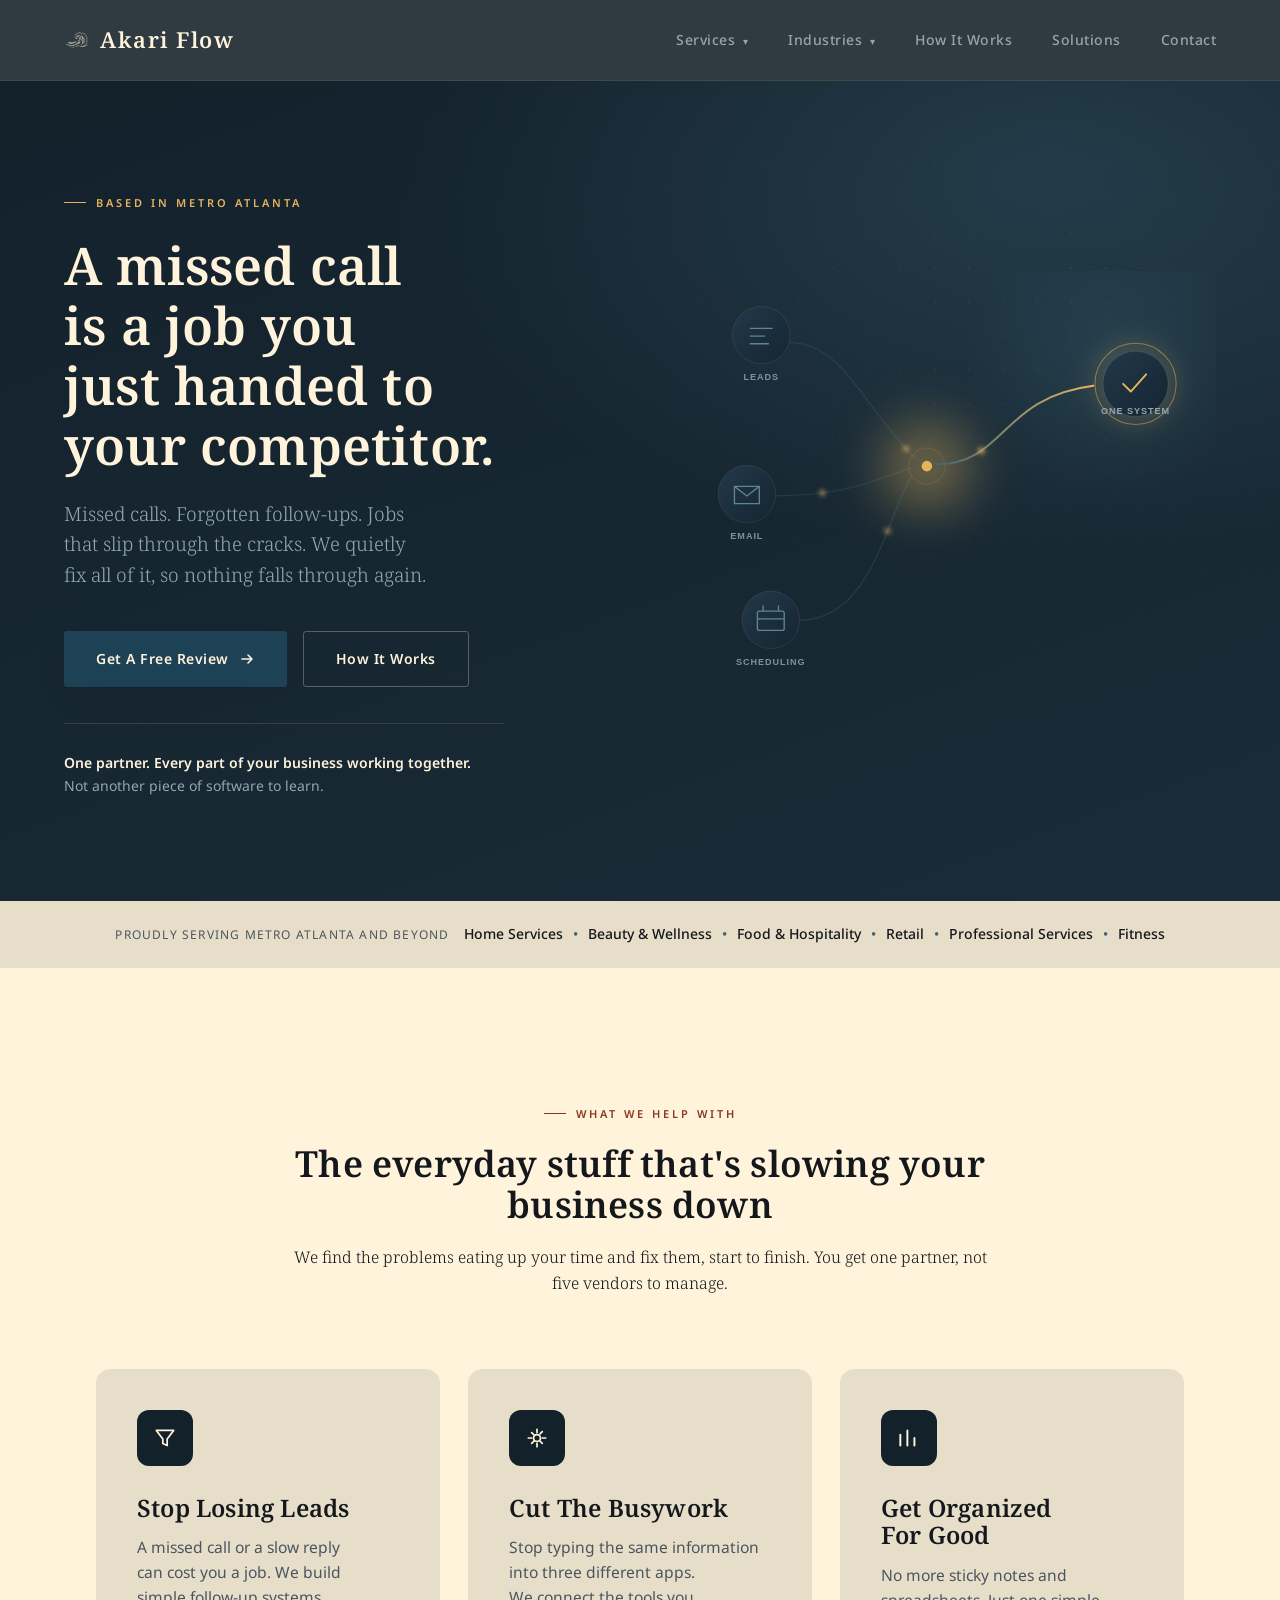
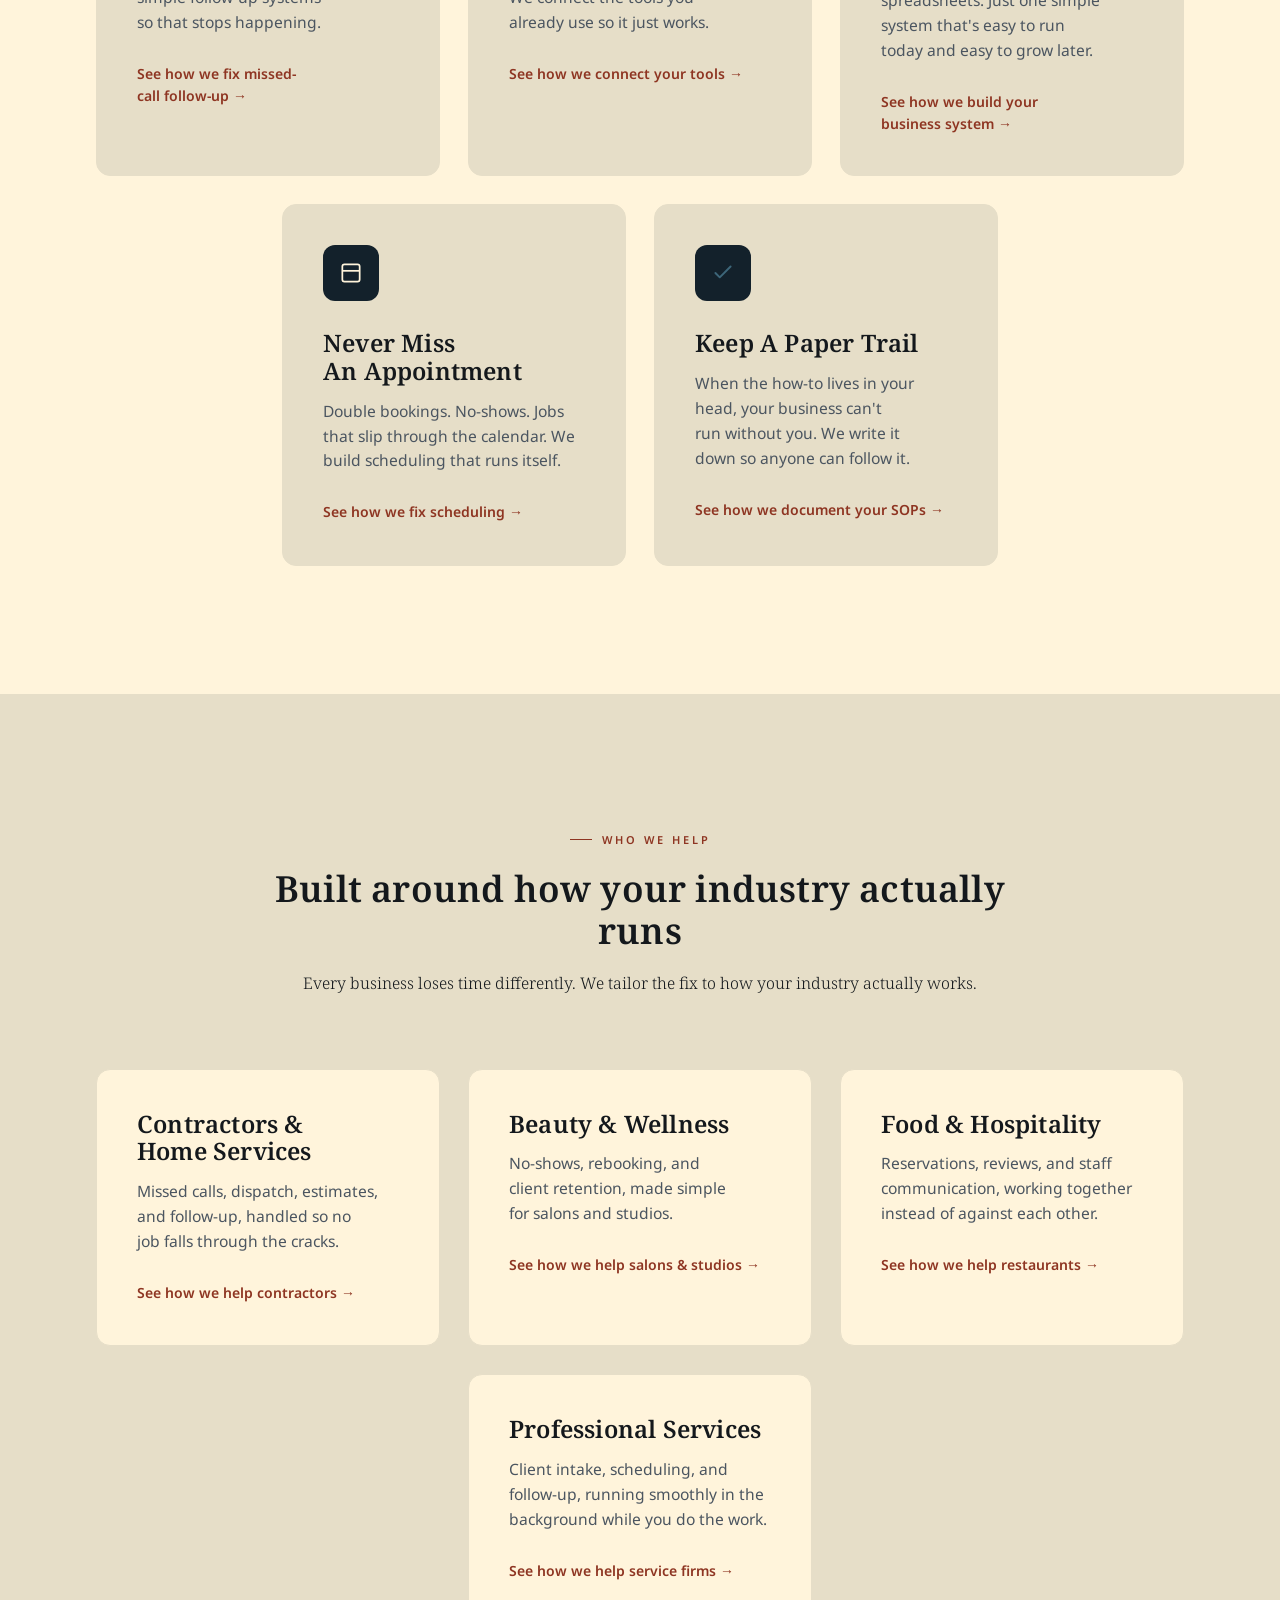
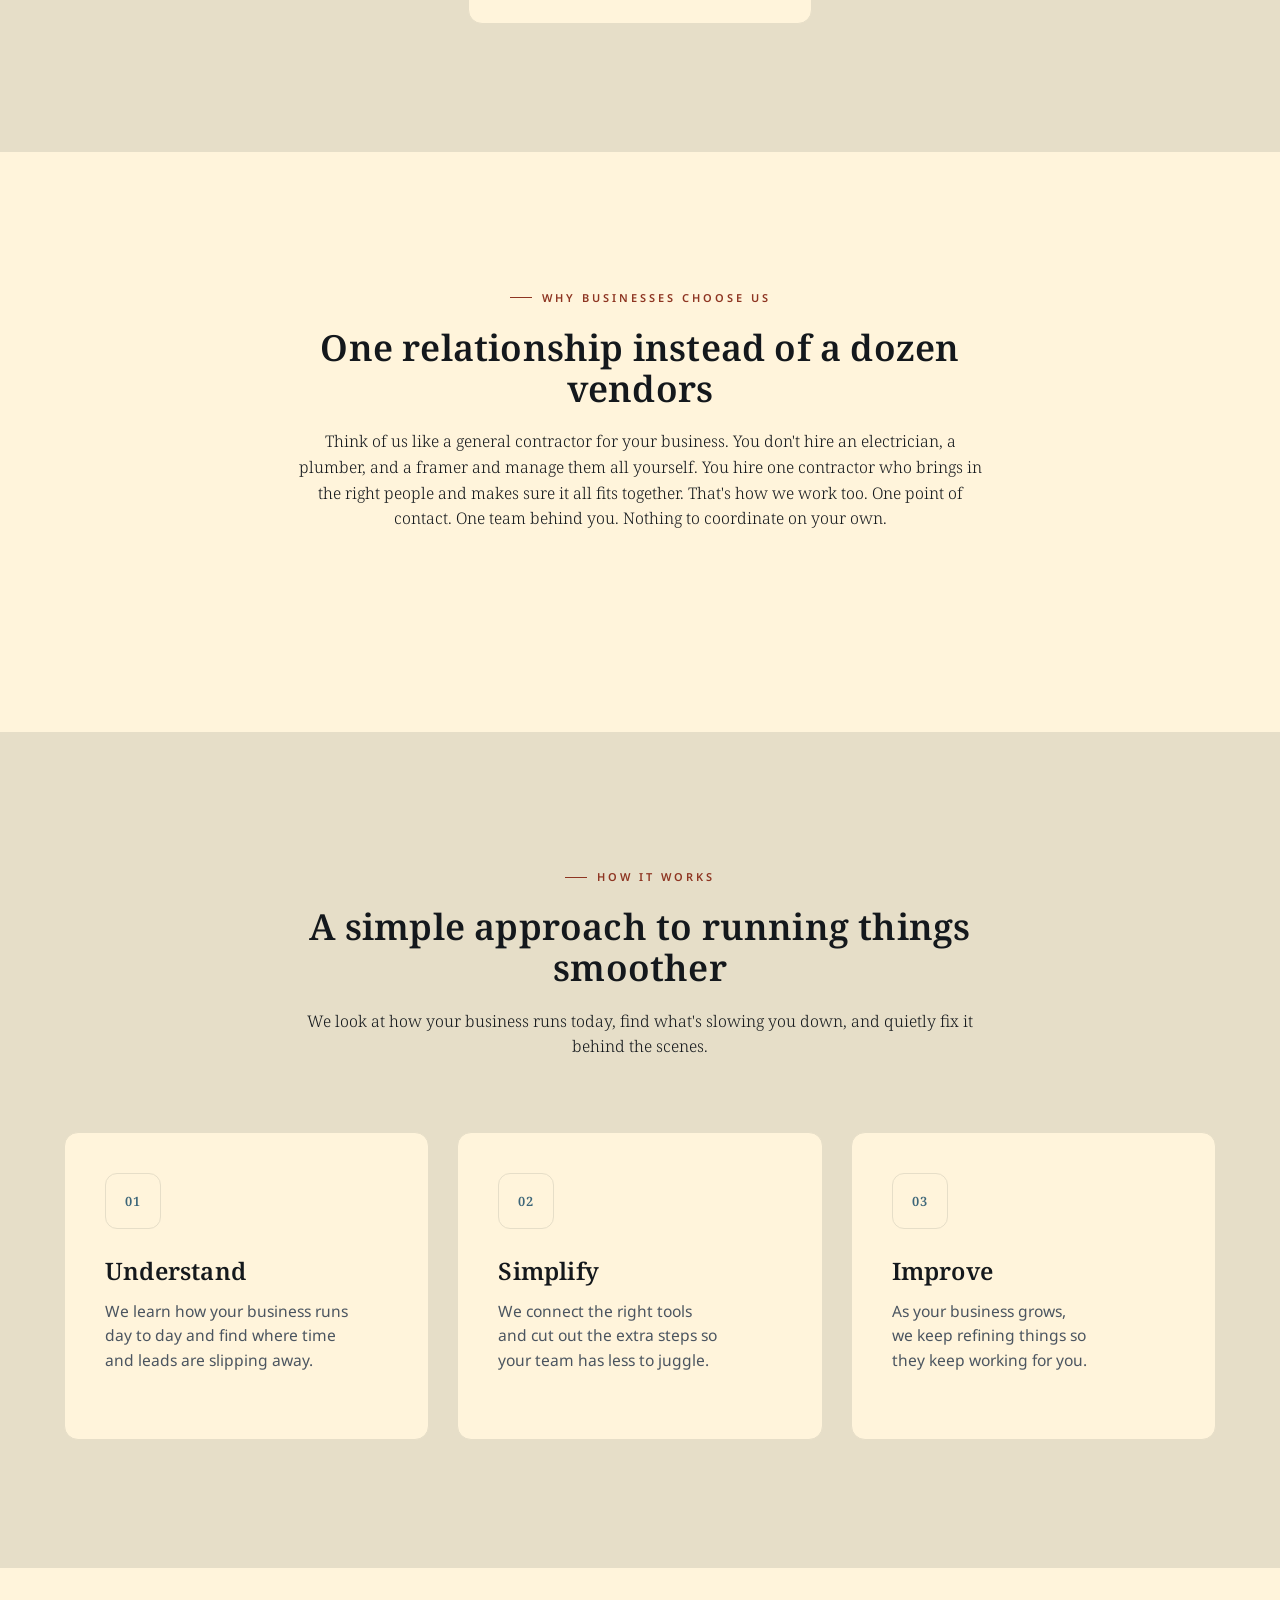
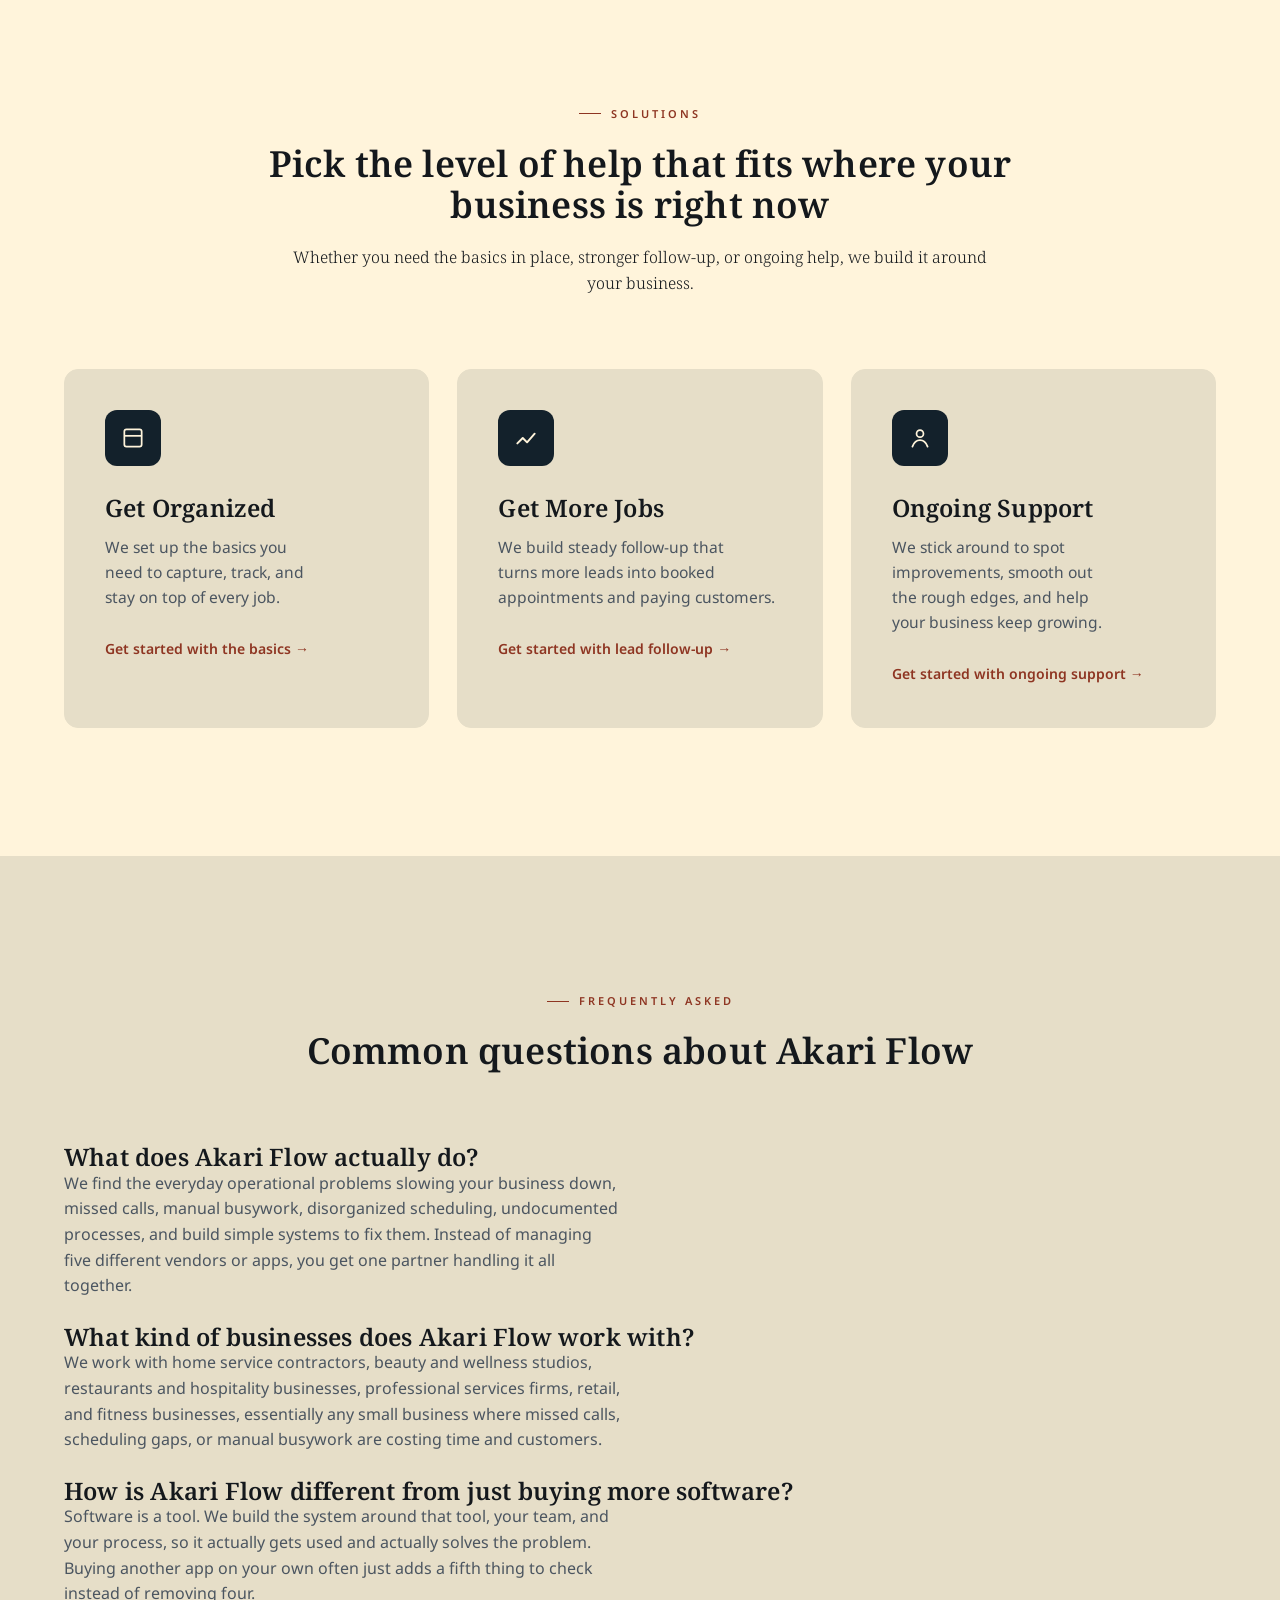
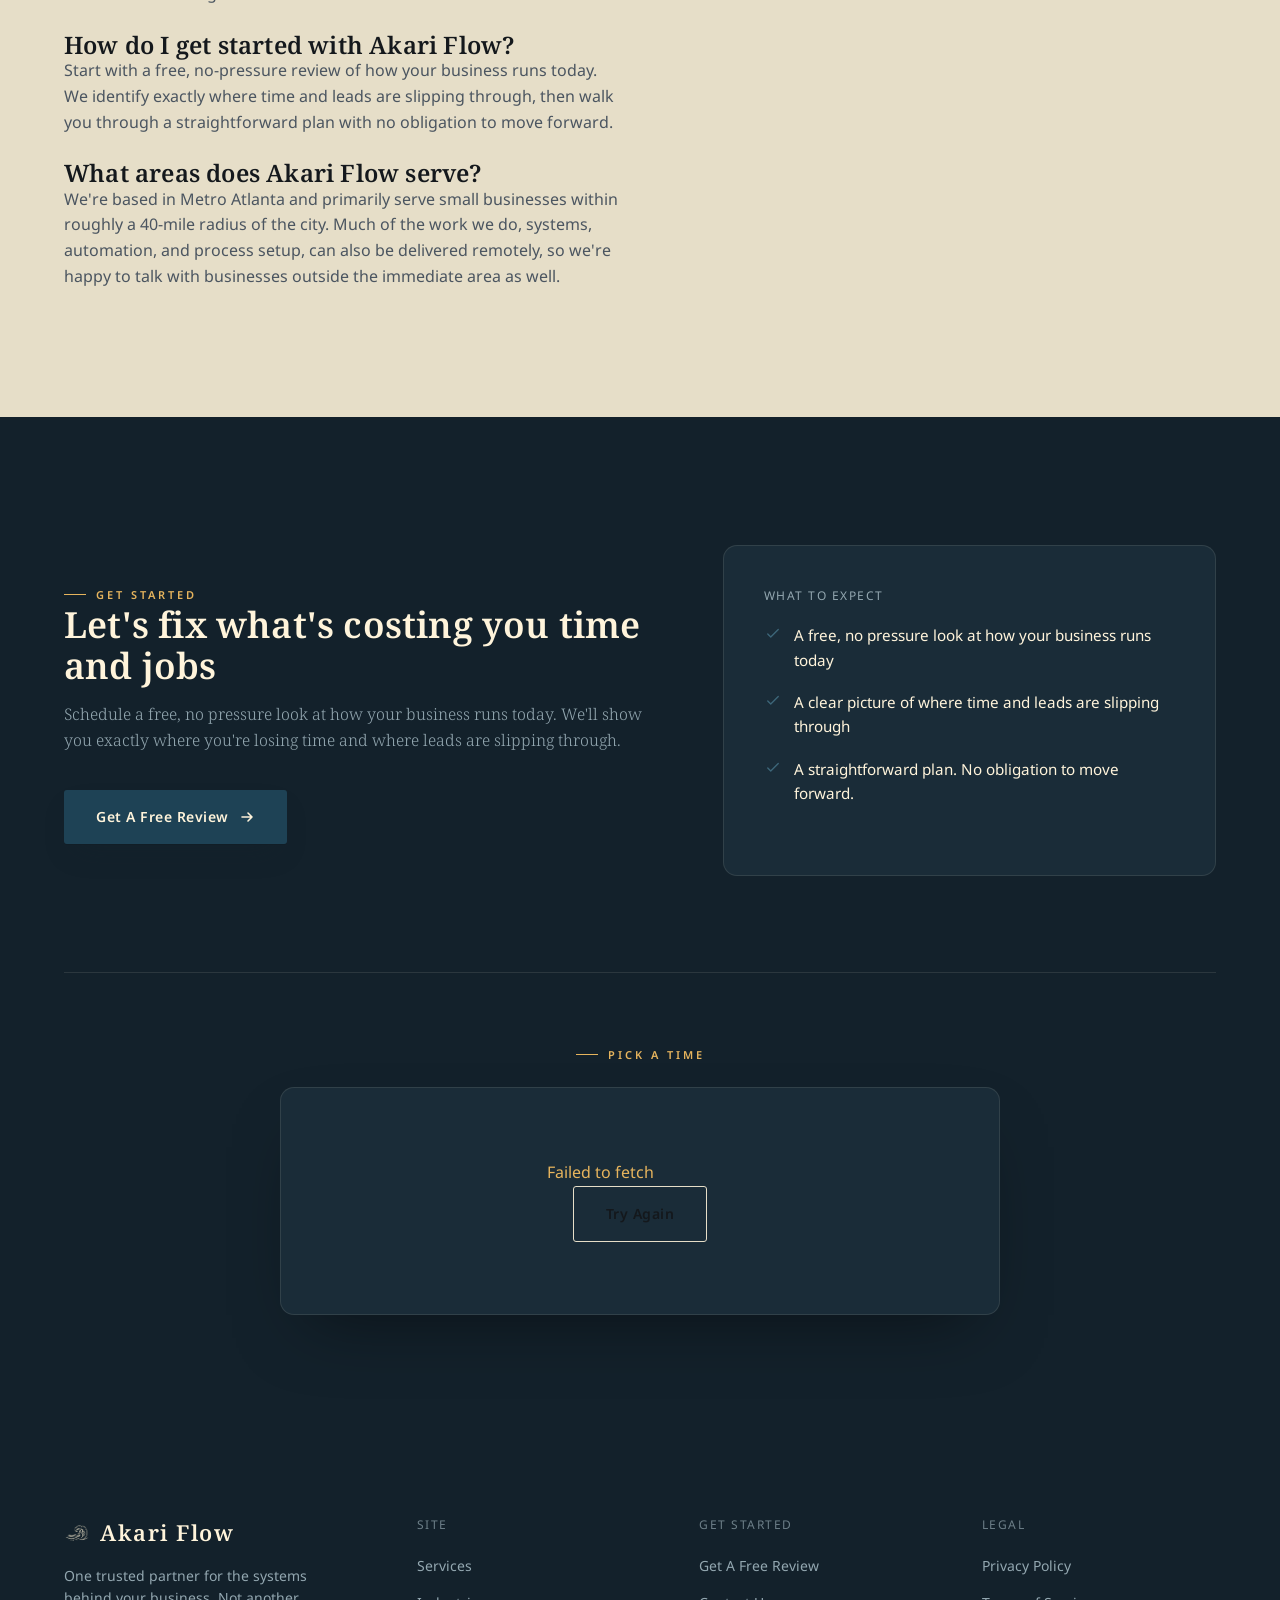
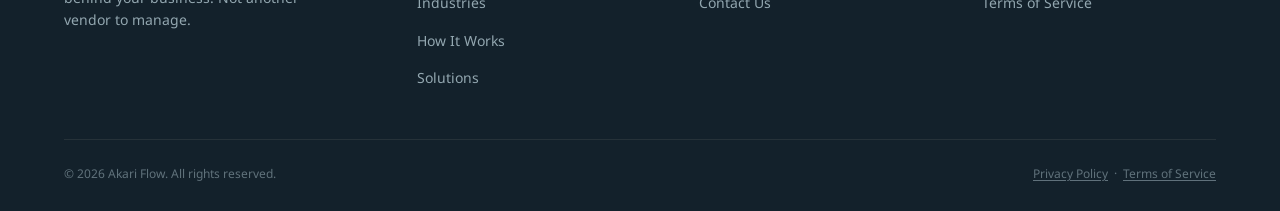
<file: index.html>
<!DOCTYPE html>
<html lang="en">
<head>
  <!-- Google tag (gtag.js) -->
<script async src="https://www.googletagmanager.com/gtag/js?id=G-LV3ZEP6WCH"></script>
<script>
  window.dataLayer = window.dataLayer || [];
  function gtag(){dataLayer.push(arguments);}
  gtag('js', new Date());

  gtag('config', 'G-LV3ZEP6WCH');
</script>
<meta charset="UTF-8" />
<meta name="viewport" content="width=device-width, initial-scale=1.0" />
<title>Akari Flow | Stop Missing Calls, Stop Losing Jobs</title>
<meta name="description" content="Missed a call and lost the job to the next guy on the list? Akari Flow builds simple systems so Metro Atlanta contractors never miss another lead again. Free review, no pressure." />
<meta name="theme-color" content="#13212B" />

<!-- Open Graph / social share preview -->
<meta property="og:type" content="website" />
<meta property="og:site_name" content="Akari Flow" />
<meta property="og:title" content="Akari Flow | Stop Missing Calls, Stop Losing Jobs" />
<meta property="og:description" content="Missed a call and lost the job to the next guy on the list? We fix that, so Metro Atlanta contractors never miss another lead." />
<meta property="og:url" content="https://akariflow.com" />
<meta property="og:image" content="https://akariflow.com/assets/img/akariflow-og.png" />
<meta property="og:image:width" content="1200" />
<meta property="og:image:height" content="630" />
<meta property="og:image:alt" content="Akari Flow — Business Operations, Simplified" />

<meta name="twitter:card" content="summary_large_image" />
<meta name="twitter:title" content="Akari Flow | Stop Missing Calls, Stop Losing Jobs" />
<meta name="twitter:description" content="Missed a call and lost the job? We fix that, so Metro Atlanta contractors never miss another lead." />
<meta name="twitter:image" content="https://akariflow.com/assets/img/akariflow-og.png" />

<link rel="canonical" href="https://akariflow.com/" />
<link rel="stylesheet" href="css/style.css" />
<link rel="icon" type="image/x-icon" href="assets/favicon/favicon.ico" />
<link rel="icon" type="image/png" sizes="32x32" href="assets/favicon/favicon-32x32.png" />
<link rel="icon" type="image/png" sizes="16x16" href="assets/favicon/favicon-16x16.png" />
<link rel="apple-touch-icon" sizes="180x180" href="assets/favicon/apple-touch-icon.png" />

<script type="application/ld+json">
{
  "@context": "https://schema.org",
  "@graph": [
    {
      "@type": "ProfessionalService",
      "@id": "https://akariflow.com/#organization",
      "name": "Akari Flow",
      "url": "https://akariflow.com/",
      "logo": "https://akariflow.com/assets/logo/akari-icon-cream.png",
      "image": "https://akariflow.com/assets/img/akariflow-og.png",
      "description": "Missed a call and lost the job to the next guy on the list? Akari Flow is a Metro Atlanta-based business operations partner that builds simple systems so small businesses, especially contractors and home service companies, never miss another lead to a missed call, disorganized scheduling, or manual busywork. Primarily serving Metro Atlanta, with capacity to work with businesses beyond the region.",
      "areaServed": {
        "@type": "GeoCircle",
        "geoMidpoint": {
          "@type": "GeoCoordinates",
          "latitude": 33.7490,
          "longitude": -84.3880
        },
        "geoRadius": "64374"
      },
      "priceRange": "$$",
      "serviceType": [
        "Customer Communication Systems",
        "Business Process Automation",
        "Scheduling & Operations",
        "Documentation & SOPs"
      ]
    },
    {
      "@type": "FAQPage",
      "mainEntity": [
        {
          "@type": "Question",
          "name": "What does Akari Flow actually do?",
          "acceptedAnswer": {
            "@type": "Answer",
            "text": "Akari Flow finds the everyday operational problems slowing your business down, missed calls, manual busywork, disorganized scheduling, undocumented processes, and builds simple systems to fix them. Instead of managing five different vendors or apps, you get one partner handling it all together."
          }
        },
        {
          "@type": "Question",
          "name": "What kind of businesses does Akari Flow work with?",
          "acceptedAnswer": {
            "@type": "Answer",
            "text": "We work with home service contractors, beauty and wellness studios, restaurants and hospitality businesses, professional services firms, retail, and fitness businesses, essentially any small business where missed calls, scheduling gaps, or manual busywork are costing time and customers."
          }
        },
        {
          "@type": "Question",
          "name": "How is Akari Flow different from just buying more software?",
          "acceptedAnswer": {
            "@type": "Answer",
            "text": "Software is a tool. Akari Flow builds the system around that tool, your team, and your process, so it actually gets used and actually solves the problem. Buying another app on your own often just adds a fifth thing to check instead of removing four."
          }
        },
        {
          "@type": "Question",
          "name": "How do I get started with Akari Flow?",
          "acceptedAnswer": {
            "@type": "Answer",
            "text": "Start with a free, no-pressure review of how your business runs today. We identify exactly where time and leads are slipping through, then walk you through a straightforward plan with no obligation to move forward."
          }
        },
        {
          "@type": "Question",
          "name": "What areas does Akari Flow serve?",
          "acceptedAnswer": {
            "@type": "Answer",
            "text": "Akari Flow is based in Metro Atlanta and primarily serves small businesses within roughly a 40-mile radius of the city. Much of the work we do, systems, automation, and process setup, can also be delivered remotely, so we're happy to talk with businesses outside the immediate area as well."
          }
        }
      ]
    }
  ]
}
</script>
</head>
<body>

<a href="#main-content" class="skip-link">Skip to main content</a>

<header>
  <nav aria-label="Primary Navigation">
    <div class="container">
      <a href="/" class="logo">
        <img class="logo-mark" src="assets/logo/akari-icon-cream.png" alt="" width="26" height="26" />
        Akari Flow
      </a>

      <button class="nav-toggle" type="button" aria-label="Open menu" aria-expanded="false" aria-controls="nav-links">
        <span></span><span></span><span></span>
      </button>

      <ul class="nav-links" id="nav-links">
        <li class="nav-dropdown">
          <a href="#services">Services <span class="nav-caret" aria-hidden="true">▾</span></a>
          <ul class="nav-dropdown-menu">
            <li><a href="services/customer-communication.html">Customer Communication</a></li>
            <li><a href="services/ai-integration.html">AI &amp; Software Integration</a></li>
            <li><a href="services/business-systems.html">Business Systems</a></li>
            <li><a href="services/scheduling-operations.html">Scheduling &amp; Operations</a></li>
            <li><a href="services/documentation-sops.html">Documentation &amp; SOPs</a></li>
          </ul>
        </li>
        <li class="nav-dropdown">
          <a href="#industries">Industries <span class="nav-caret" aria-hidden="true">▾</span></a>
          <ul class="nav-dropdown-menu">
            <li><a href="industries/contractors.html">Contractors &amp; Home Services</a></li>
            <li><a href="industries/beauty-wellness.html">Beauty &amp; Wellness</a></li>
            <li><a href="industries/food-hospitality.html">Food &amp; Hospitality</a></li>
            <li><a href="industries/professional-services.html">Professional Services</a></li>
          </ul>
        </li>
        <li><a href="#process">How It Works</a></li>
        <li><a href="#packages">Solutions</a></li>
        <li><a href="#contact">Contact</a></li>
        <li class="nav-links__cta"><a href="#calendly-widget" class="nav-button">Get A Free Review</a></li>
      </ul>
    </div>
  </nav>
</header>

<main id="main-content">

  <!-- ======================================== HERO ========================================= -->
  <section class="hero">
    <div class="container">
      <div class="hero-content">
        <p class="eyebrow eyebrow--on-dark">Based In Metro Atlanta</p>
        <h1>A missed call is a job you just handed to your competitor.</h1>
        <p class="lede">
          Missed calls. Forgotten follow-ups. Jobs that slip through the cracks. We quietly fix all of it, so nothing falls through again.
        </p>
        <div class="hero-actions">
          <a href="#calendly-widget" class="btn btn--primary">
            Get A Free Review
            <svg width="16" height="16" viewBox="0 0 16 16" fill="none" xmlns="http://www.w3.org/2000/svg" aria-hidden="true">
              <path d="M3 8h10M9 4l4 4-4 4" stroke="currentColor" stroke-width="1.6" stroke-linecap="round" stroke-linejoin="round"/>
            </svg>
          </a>
          <a href="#process" class="btn btn--ghost">How It Works</a>
        </div>
        <p class="hero-support">
          <strong>One partner. Every part of your business working together.</strong><br> Not another piece of software to learn.
        </p>
      </div>

      <div class="hero-visual" aria-hidden="true">
        <img class="flow-svg" src="assets/graphics/hero-flow.svg" alt="Illustration of everyday business problems flowing toward a single point of clarity, then settling into a calm, organized current" width="540" height="460" />
      </div>
    </div>
  </section>

  <!-- ======================================== TRUST STRIP ========================================= -->
  <section class="trust-strip">
    <div class="container">
      <span class="caption">Proudly serving Metro Atlanta and beyond</span>
<span class="trust-list">
  <span>Home Services</span><span>Beauty & Wellness</span><span>Food & Hospitality</span><span>Retail</span><span>Professional Services</span><span>Fitness</span>
</span>
    </div>
  </section>

  <!-- ======================================== SERVICES ========================================= -->
  <section id="services" class="section">
    <div class="container">
      <div class="section-heading reveal">
        <p class="eyebrow">What We Help With</p>
        <h2>The everyday stuff that's slowing your business down</h2>
        <p class="lede">
          We find the problems eating up your time and fix them, start to finish. You get one partner, not five vendors to manage.
        </p>
      </div>

      <div class="services-grid services-grid--wide reveal-group">
        <article class="service-card reveal">
          <div class="service-icon">
            <img src="assets/icons/leads.svg" alt="" width="26" height="26" />
          </div>
          <h3>Stop Losing Leads</h3>
          <p>A missed call or a slow reply can cost you a job. We build simple follow-up systems so that stops happening.</p>
          <a href="services/customer-communication.html">See how we fix missed-call follow-up →</a>
        </article>

        <article class="service-card reveal">
          <div class="service-icon">
            <img src="assets/icons/busywork.svg" alt="" width="26" height="26" />
          </div>
          <h3>Cut The Busywork</h3>
          <p>Stop typing the same information into three different apps. We connect the tools you already use so it just works.</p>
          <a href="services/ai-integration.html">See how we connect your tools →</a>
        </article>

        <article class="service-card reveal">
          <div class="service-icon">
            <img src="assets/icons/operations.svg" alt="" width="26" height="26" />
          </div>
          <h3>Get Organized For Good</h3>
          <p>No more sticky notes and spreadsheets. Just one simple system that's easy to run today and easy to grow later.</p>
          <a href="services/business-systems.html">See how we build your business system →</a>
        </article>

        <article class="service-card reveal">
          <div class="service-icon">
            <img src="assets/icons/foundation.svg" alt="" width="26" height="26" />
          </div>
          <h3>Never Miss An Appointment</h3>
          <p>Double bookings. No-shows. Jobs that slip through the calendar. We build scheduling that runs itself.</p>
          <a href="services/scheduling-operations.html">See how we fix scheduling →</a>
        </article>

        <article class="service-card reveal">
          <div class="service-icon">
            <img src="assets/icons/check.svg" alt="" width="26" height="26" />
          </div>
          <h3>Keep A Paper Trail</h3>
          <p>When the how-to lives in your head, your business can't run without you. We write it down so anyone can follow it.</p>
          <a href="services/documentation-sops.html">See how we document your SOPs →</a>
        </article>
      </div>
    </div>
  </section>

  <!-- ======================================== INDUSTRIES ========================================= -->
  <section id="industries" class="section" style="background: var(--color-mist);">
    <div class="container">
      <div class="section-heading reveal">
        <p class="eyebrow">Who We Help</p>
        <h2>Built around how your industry actually runs</h2>
        <p class="lede">
          Every business loses time differently. We tailor the fix to how your industry actually works.
        </p>
      </div>

      <div class="services-grid services-grid--wide reveal-group">
        <article class="service-card reveal" style="background: var(--color-paper);">
          <h3>Contractors & Home Services</h3>
          <p>Missed calls, dispatch, estimates, and follow-up, handled so no job falls through the cracks.</p>
          <a href="industries/contractors.html">See how we help contractors →</a>
        </article>

        <article class="service-card reveal" style="background: var(--color-paper);">
          <h3>Beauty & Wellness</h3>
          <p>No-shows, rebooking, and client retention, made simple for salons and studios.</p>
          <a href="industries/beauty-wellness.html">See how we help salons & studios →</a>
        </article>

        <article class="service-card reveal" style="background: var(--color-paper);">
          <h3>Food & Hospitality</h3>
          <p>Reservations, reviews, and staff communication, working together instead of against each other.</p>
          <a href="industries/food-hospitality.html">See how we help restaurants →</a>
        </article>

        <article class="service-card reveal" style="background: var(--color-paper);">
          <h3>Professional Services</h3>
          <p>Client intake, scheduling, and follow-up, running smoothly in the background while you do the work.</p>
          <a href="industries/professional-services.html">See how we help service firms →</a>
        </article>
      </div>
    </div>
  </section>

  <!-- ======================================== WHY AKARI FLOW ========================================= -->
  <section class="section">
    <div class="container">
      <div class="section-heading reveal">
        <p class="eyebrow">Why Businesses Choose Us</p>
        <h2>One relationship instead of a dozen vendors</h2>
        <p class="lede">
          Think of us like a general contractor for your business. You don't hire an electrician, a plumber, and a
          framer and manage them all yourself. You hire one contractor who brings in the right people and makes sure
          it all fits together. That's how we work too. One point of contact. One team behind you. Nothing to
          coordinate on your own.
        </p>
      </div>
    </div>
  </section>

  <!-- ======================================== PROCESS ========================================= -->
  <section id="process" class="section" style="background: var(--color-mist);">
    <div class="container">
      <div class="section-heading reveal">
        <p class="eyebrow">How It Works</p>
        <h2>A simple approach to running things smoother</h2>
        <p class="lede">
          We look at how your business runs today, find what's slowing you down, and quietly fix it behind the scenes.
        </p>
      </div>

      <div class="services-grid reveal-group">
        <article class="service-card process-card reveal" style="background: var(--color-paper);">
          <div class="service-icon"><span class="process-index">01</span></div>
          <h3>Understand</h3>
          <p>We learn how your business runs day to day and find where time and leads are slipping away.</p>
        </article>

        <article class="service-card process-card reveal" style="background: var(--color-paper);">
          <div class="service-icon"><span class="process-index">02</span></div>
          <h3>Simplify</h3>
          <p>We connect the right tools and cut out the extra steps so your team has less to juggle.</p>
        </article>

        <article class="service-card process-card reveal" style="background: var(--color-paper);">
          <div class="service-icon"><span class="process-index">03</span></div>
          <h3>Improve</h3>
          <p>As your business grows, we keep refining things so they keep working for you.</p>
        </article>
      </div>
    </div>
  </section>

  <!-- ======================================== PACKAGES ========================================= -->
  <section id="packages" class="section">
    <div class="container">
      <div class="section-heading reveal">
        <p class="eyebrow">Solutions</p>
        <h2>Pick the level of help that fits where your business is right now</h2>
        <p class="lede">
          Whether you need the basics in place, stronger follow-up, or ongoing help, we build it around your business.
        </p>
      </div>

      <div class="services-grid reveal-group">
        <article class="service-card reveal">
          <div class="service-icon">
            <img src="assets/icons/foundation.svg" alt="" width="26" height="26" />
          </div>
          <h3>Get Organized</h3>
          <p>We set up the basics you need to capture, track, and stay on top of every job.</p>
          <a href="#contact">Get started with the basics →</a>
        </article>

        <article class="service-card reveal">
          <div class="service-icon">
            <img src="assets/icons/growth.svg" alt="" width="26" height="26" />
          </div>
          <h3>Get More Jobs</h3>
          <p>We build steady follow-up that turns more leads into booked appointments and paying customers.</p>
          <a href="#contact">Get started with lead follow-up →</a>
        </article>

        <article class="service-card reveal">
          <div class="service-icon">
            <img src="assets/icons/partner.svg" alt="" width="26" height="26" />
          </div>
          <h3>Ongoing Support</h3>
          <p>We stick around to spot improvements, smooth out the rough edges, and help your business keep growing.</p>
          <a href="#contact">Get started with ongoing support →</a>
        </article>
      </div>
    </div>
  </section>

  <!-- ======================================== FAQ ========================================= -->
  <section id="faq" class="section" style="background: var(--color-mist);">
    <div class="container">
      <div class="section-heading reveal">
        <p class="eyebrow">Frequently Asked</p>
        <h2>Common questions about Akari Flow</h2>
      </div>

      <div class="reveal-group" style="display:flex; flex-direction:column; gap:1.5rem; max-width: 780px;">
        <div class="reveal">
          <h3>What does Akari Flow actually do?</h3>
          <p>We find the everyday operational problems slowing your business down, missed calls, manual busywork,
          disorganized scheduling, undocumented processes, and build simple systems to fix them. Instead of managing
          five different vendors or apps, you get one partner handling it all together.</p>
        </div>
        <div class="reveal">
          <h3>What kind of businesses does Akari Flow work with?</h3>
          <p>We work with home service contractors, beauty and wellness studios, restaurants and hospitality
          businesses, professional services firms, retail, and fitness businesses, essentially any small business
          where missed calls, scheduling gaps, or manual busywork are costing time and customers.</p>
        </div>
        <div class="reveal">
          <h3>How is Akari Flow different from just buying more software?</h3>
          <p>Software is a tool. We build the system around that tool, your team, and your process, so it actually
          gets used and actually solves the problem. Buying another app on your own often just adds a fifth thing to
          check instead of removing four.</p>
        </div>
        <div class="reveal">
          <h3>How do I get started with Akari Flow?</h3>
          <p>Start with a free, no-pressure review of how your business runs today. We identify exactly where time
          and leads are slipping through, then walk you through a straightforward plan with no obligation to move
          forward.</p>
        </div>
        <div class="reveal">
          <h3>What areas does Akari Flow serve?</h3>
          <p>We're based in Metro Atlanta and primarily serve small businesses within roughly a 40-mile radius of
          the city. Much of the work we do, systems, automation, and process setup, can also be delivered remotely,
          so we're happy to talk with businesses outside the immediate area as well.</p>
        </div>
      </div>
    </div>
  </section>

  <!-- ======================================== CONTACT ========================================= -->
  <section id="contact" class="section contact-section">
    <div class="container">
      <div class="contact-columns">
        <div class="reveal">
          <p class="eyebrow eyebrow--on-dark">Get Started</p>
          <h2>Let's fix what's costing you time and jobs</h2>
          <p class="lede">
            Schedule a free, no pressure look at how your business runs today. We'll show you exactly where you're losing time and where leads are slipping through.
          </p>
          <a href="#calendly-widget" class="btn btn--primary">
            Get A Free Review
            <svg width="16" height="16" viewBox="0 0 16 16" fill="none" xmlns="http://www.w3.org/2000/svg" aria-hidden="true">
              <path d="M3 8h10M9 4l4 4-4 4" stroke="currentColor" stroke-width="1.6" stroke-linecap="round" stroke-linejoin="round"/>
            </svg>
          </a>
        </div>

        <div class="contact-card reveal">
          <span class="caption">What To Expect</span>
          <ul class="contact-list">
            <li>
              <img src="assets/icons/check.svg" alt="" width="18" height="18" />
              A free, no pressure look at how your business runs today
            </li>
            <li>
              <img src="assets/icons/check.svg" alt="" width="18" height="18" />
              A clear picture of where time and leads are slipping through
            </li>
            <li>
              <img src="assets/icons/check.svg" alt="" width="18" height="18" />
              A straightforward plan. No obligation to move forward.
            </li>
          </ul>
        </div>
      </div>

      <!-- ============================================================
     AKARI FLOW — CUSTOM BOOKING WIDGET
     Drop this in to REPLACE the entire existing:
       <div class="calendly-wrap" id="calendly-widget"> ... </div>
     block in index.html, and remove the old Calendly <script> tag
     at the bottom of the file.

     Before using: paste your deployed Apps Script Web App URL into
     the APPS_SCRIPT_URL constant near the bottom of the <script>.
     ============================================================ -->

<div class="calendly-wrap" id="calendly-widget">
  <p class="eyebrow eyebrow--on-dark" style="justify-content:center;">Pick A Time</p>

  <div id="akf-booking" class="akf-booking">

    <!-- STEP 1: loading state -->
    <div id="akf-loading" class="akf-state">
      <div class="akf-spinner" aria-hidden="true"></div>
      <p>Checking available times…</p>
    </div>

    <!-- STEP 2: day tabs + time slots -->
    <div id="akf-picker" class="akf-picker" style="display:none;">
      <div id="akf-days" class="akf-days" role="tablist" aria-label="Choose a day"></div>
      <div id="akf-slots" class="akf-slots"></div>
    </div>

    <!-- STEP 3: booking form (appears once a slot is picked) -->
    <form id="akf-form" class="akf-form" style="display:none;">
      <button type="button" id="akf-back" class="akf-back">&larr; Choose a different time</button>

      <p class="akf-selected-time" id="akf-selected-time"></p>

      <div class="akf-form-grid">
        <input type="text" name="name" placeholder="Your name" required />
        <input type="text" name="company" placeholder="Business name" required />
        <input type="tel" name="phone" placeholder="Phone number" required />
        <input type="email" name="email" placeholder="Email" required />
      </div>
      <textarea name="notes" placeholder="Anything you'd like me to know beforehand? (optional)" rows="3"></textarea>

      <button type="submit" class="btn btn--primary akf-submit">
        <span class="akf-submit-label">Confirm Booking</span>
        <span class="akf-submit-spinner" aria-hidden="true"></span>
      </button>
    </form>

    <!-- STEP 4: confirmation state -->
    <div id="akf-success" class="akf-state" style="display:none;">
      <div class="akf-check" aria-hidden="true">&#10003;</div>
      <h3>You're booked.</h3>
      <p id="akf-success-detail"></p>
      <p class="akf-success-note">A calendar invite is on its way to your email.</p>
    </div>

    <!-- Error state -->
    <div id="akf-error" class="akf-state akf-state--error" style="display:none;">
      <p id="akf-error-message">Something went wrong. Please try again, or reach out directly.</p>
      <button type="button" id="akf-retry" class="btn btn--outline">Try Again</button>
    </div>

  </div>
</div>

<style>
  .akf-booking {
    max-width: 720px;
    margin-inline: auto;
    background: var(--color-ink-soft);
    border: 1px solid rgba(255,244,219,0.1);
    border-radius: var(--radius-lg);
    padding: 40px;
    box-shadow: 0 30px 70px -30px rgba(0,0,0,.5);
    text-align: left;
  }

  .akf-state {
    text-align: center;
    padding: 32px 0;
    color: var(--color-cream-dim);
  }
  .akf-state h3 { color: var(--color-cream); margin: 12px 0 8px; }
  .akf-state--error { color: var(--color-gold); }

  .akf-spinner, .akf-submit-spinner {
    width: 28px; height: 28px;
    border: 3px solid rgba(255,244,219,0.15);
    border-top-color: var(--color-gold);
    border-radius: 50%;
    margin: 0 auto 16px;
    animation: akf-spin 0.8s linear infinite;
  }
  .akf-submit-spinner {
    display: none;
    width: 16px; height: 16px;
    border-width: 2px;
    margin: 0 0 0 8px;
  }
  @keyframes akf-spin { to { transform: rotate(360deg); } }

  .akf-check {
    width: 48px; height: 48px;
    margin: 0 auto 12px;
    border-radius: 50%;
    background: var(--color-gold);
    color: var(--color-navy);
    display: flex; align-items: center; justify-content: center;
    font-size: 1.4rem; font-weight: bold;
  }

  .akf-days {
    display: flex;
    gap: 8px;
    overflow-x: auto;
    padding-bottom: 12px;
    margin-bottom: 20px;
    border-bottom: 1px solid rgba(255,244,219,0.1);
  }
  .akf-day-btn {
    flex: 0 0 auto;
    padding: 10px 16px;
    border-radius: var(--radius);
    border: 1px solid rgba(255,244,219,0.14);
    background: transparent;
    color: var(--color-cream-dim);
    font-family: var(--font-sans);
    font-size: var(--text-small);
    font-weight: var(--weight-sans-medium);
    cursor: pointer;
    white-space: nowrap;
    transition: background-color 150ms ease, color 150ms ease, border-color 150ms ease;
  }
  .akf-day-btn:hover { border-color: var(--color-cream); color: var(--color-cream); }
  .akf-day-btn.is-active {
    background: var(--color-ocean);
    border-color: var(--color-ocean);
    color: var(--color-cream);
  }

  .akf-slots {
    display: grid;
    grid-template-columns: repeat(auto-fill, minmax(110px, 1fr));
    gap: 10px;
  }
  .akf-slot-btn {
    padding: 12px 8px;
    border-radius: var(--radius);
    border: 1px solid rgba(255,244,219,0.14);
    background: transparent;
    color: var(--color-cream);
    font-family: var(--font-sans);
    font-size: var(--text-small);
    font-weight: var(--weight-sans-medium);
    cursor: pointer;
    transition: background-color 150ms ease, transform 150ms ease;
  }
  .akf-slot-btn:hover {
    background: var(--color-ocean);
    transform: translateY(-2px);
  }

  .akf-form { animation: akf-fade 200ms ease; }
  @keyframes akf-fade { from { opacity: 0; } to { opacity: 1; } }

  .akf-back {
    background: none;
    border: none;
    color: var(--color-cream-dim);
    font-size: var(--text-small);
    cursor: pointer;
    margin-bottom: 16px;
    padding: 0;
  }
  .akf-back:hover { color: var(--color-cream); }

  .akf-selected-time {
    font-family: var(--font-serif);
    font-size: 1.15rem;
    color: var(--color-cream);
    margin-bottom: 20px;
  }

  .akf-form-grid {
    display: grid;
    grid-template-columns: 1fr 1fr;
    gap: 12px;
    margin-bottom: 12px;
  }
  .akf-form input, .akf-form textarea {
    width: 100%;
    padding: 13px 14px;
    border-radius: var(--radius);
    border: 1px solid rgba(255,244,219,0.14);
    background: rgba(255,244,219,0.04);
    color: var(--color-cream);
    font-family: var(--font-sans);
    font-size: var(--text-small);
  }
  .akf-form input::placeholder, .akf-form textarea::placeholder { color: var(--color-cream-dim); }
  .akf-form textarea { grid-column: 1 / -1; margin-bottom: 20px; resize: vertical; }
  .akf-form input:focus, .akf-form textarea:focus {
    outline: 2px solid var(--color-gold);
    outline-offset: 1px;
  }

  .akf-submit { width: 100%; }
  .akf-submit.is-loading .akf-submit-spinner { display: inline-block; }
  .akf-submit.is-loading { opacity: 0.8; pointer-events: none; }

  .akf-success-note { font-size: var(--text-small); opacity: 0.8; margin-top: 8px; }

  @media (max-width: 600px) {
    .akf-booking { padding: 24px; }
    .akf-form-grid { grid-template-columns: 1fr; }
  }
</style>

<script>
(function() {
  // ============================================================
  // CONFIG — paste your deployed Apps Script Web App URL here
  // ============================================================
  const APPS_SCRIPT_URL = "https://script.google.com/macros/s/AKfycbwHO3aHg-9ZKEGKdo8umEKYeTs-cNLJtyPzN-r5VKKzLh-MsfSLfpWDbUzxteUhDn0s/exec";

  const els = {
    loading: document.getElementById("akf-loading"),
    picker: document.getElementById("akf-picker"),
    days: document.getElementById("akf-days"),
    slots: document.getElementById("akf-slots"),
    form: document.getElementById("akf-form"),
    back: document.getElementById("akf-back"),
    selectedTime: document.getElementById("akf-selected-time"),
    success: document.getElementById("akf-success"),
    successDetail: document.getElementById("akf-success-detail"),
    error: document.getElementById("akf-error"),
    errorMessage: document.getElementById("akf-error-message"),
    retry: document.getElementById("akf-retry"),
  };

  let availabilityData = null;
  let selectedSlotISO = null;

  function showOnly(el) {
    [els.loading, els.picker, els.form, els.success, els.error].forEach(function(e) {
      e.style.display = "none";
    });
    el.style.display = "block";
  }

  function fmtTime(iso) {
    return new Date(iso).toLocaleTimeString([], { hour: "numeric", minute: "2-digit" });
  }

  function loadAvailability() {
    showOnly(els.loading);
    fetch(APPS_SCRIPT_URL + "?action=availability")
      .then(function(res) { return res.json(); })
      .then(function(data) {
        if (data.error) throw new Error(data.error);
        availabilityData = data;
        if (!data.days || data.days.length === 0) {
          throw new Error("No open times in the next couple weeks — reach out directly instead.");
        }
        renderDays();
        showOnly(els.picker);
      })
      .catch(function(err) {
        els.errorMessage.textContent = err.message || "Couldn't load availability. Please try again.";
        showOnly(els.error);
      });
  }

  function renderDays() {
    els.days.innerHTML = "";
    availabilityData.days.forEach(function(day, i) {
      const btn = document.createElement("button");
      btn.type = "button";
      btn.className = "akf-day-btn" + (i === 0 ? " is-active" : "");
      btn.textContent = day.label;
      btn.addEventListener("click", function() {
        document.querySelectorAll(".akf-day-btn").forEach(function(b) { b.classList.remove("is-active"); });
        btn.classList.add("is-active");
        renderSlots(day);
      });
      els.days.appendChild(btn);
    });
    renderSlots(availabilityData.days[0]);
  }

  function renderSlots(day) {
    els.slots.innerHTML = "";
    day.slots.forEach(function(iso) {
      const btn = document.createElement("button");
      btn.type = "button";
      btn.className = "akf-slot-btn";
      btn.textContent = fmtTime(iso);
      btn.addEventListener("click", function() {
        selectedSlotISO = iso;
        els.selectedTime.textContent = day.label + " at " + fmtTime(iso);
        showOnly(els.form);
      });
      els.slots.appendChild(btn);
    });
  }

  els.back.addEventListener("click", function() {
    showOnly(els.picker);
  });

  els.retry.addEventListener("click", loadAvailability);

  els.form.addEventListener("submit", function(e) {
    e.preventDefault();
    const submitBtn = els.form.querySelector(".akf-submit");
    submitBtn.classList.add("is-loading");

    const formData = new FormData(els.form);
    const payload = {
      start: selectedSlotISO,
      name: formData.get("name"),
      company: formData.get("company"),
      phone: formData.get("phone"),
      email: formData.get("email"),
      notes: formData.get("notes"),
    };

    // Sent as text/plain on purpose — Apps Script Web Apps don't
    // handle CORS preflight (OPTIONS) requests, so application/json
    // triggers a browser preflight that fails. text/plain skips
    // the preflight entirely while still delivering valid JSON
    // in the body, which doGet/doPost parses normally.
    fetch(APPS_SCRIPT_URL, {
      method: "POST",
      headers: { "Content-Type": "text/plain;charset=utf-8" },
      body: JSON.stringify(payload),
    })
      .then(function(res) { return res.json(); })
      .then(function(data) {
        submitBtn.classList.remove("is-loading");
        if (!data.success) throw new Error(data.error || "Booking failed.");
        els.successDetail.textContent = els.selectedTime.textContent + " — see you then, " + payload.name.split(" ")[0] + ".";
        showOnly(els.success);
      })
      .catch(function(err) {
        submitBtn.classList.remove("is-loading");
        els.errorMessage.textContent = err.message || "That didn't go through. Please try again.";
        showOnly(els.error);
      });
  });

  loadAvailability();
})();
</script>
  </section>

</main>

<footer>
  <div class="container">
    <div class="footer-top">
      <div class="footer-brand">
        <a href="/" class="logo">
          <img class="logo-mark" src="assets/logo/akari-icon-cream.png" alt="" width="26" height="26" />
          Akari Flow
        </a>
        <p>One trusted partner for the systems behind your business. Not another vendor to manage.</p>
      </div>

      <div class="footer-col">
        <span class="caption">Site</span>
        <ul>
          <li><a href="#services">Services</a></li>
          <li><a href="#industries">Industries</a></li>
          <li><a href="#process">How It Works</a></li>
          <li><a href="#packages">Solutions</a></li>
        </ul>
      </div>

      <div class="footer-col">
        <span class="caption">Get Started</span>
        <ul>
          <li><a href="#calendly-widget">Get A Free Review</a></li>
          <li><a href="#contact">Contact Us</a></li>
        </ul>
      </div>

      <div class="footer-col">
        <span class="caption">Legal</span>
        <ul>
          <li><a href="privacy-policy.html">Privacy Policy</a></li>
          <li><a href="terms.html">Terms of Service</a></li>
        </ul>
      </div>
    </div>

    <div class="footer-bottom">
      <p>© 2026 Akari Flow. All rights reserved.</p>
      <p><a href="privacy-policy.html">Privacy Policy</a> &nbsp;·&nbsp; <a href="terms.html">Terms of Service</a></p>
    </div>
  </div>
</footer>

<script src="js/main.js"></script>
<script type="text/javascript" src="https://assets.calendly.com/assets/external/widget.js" async></script>
</body>
</html>
</file>
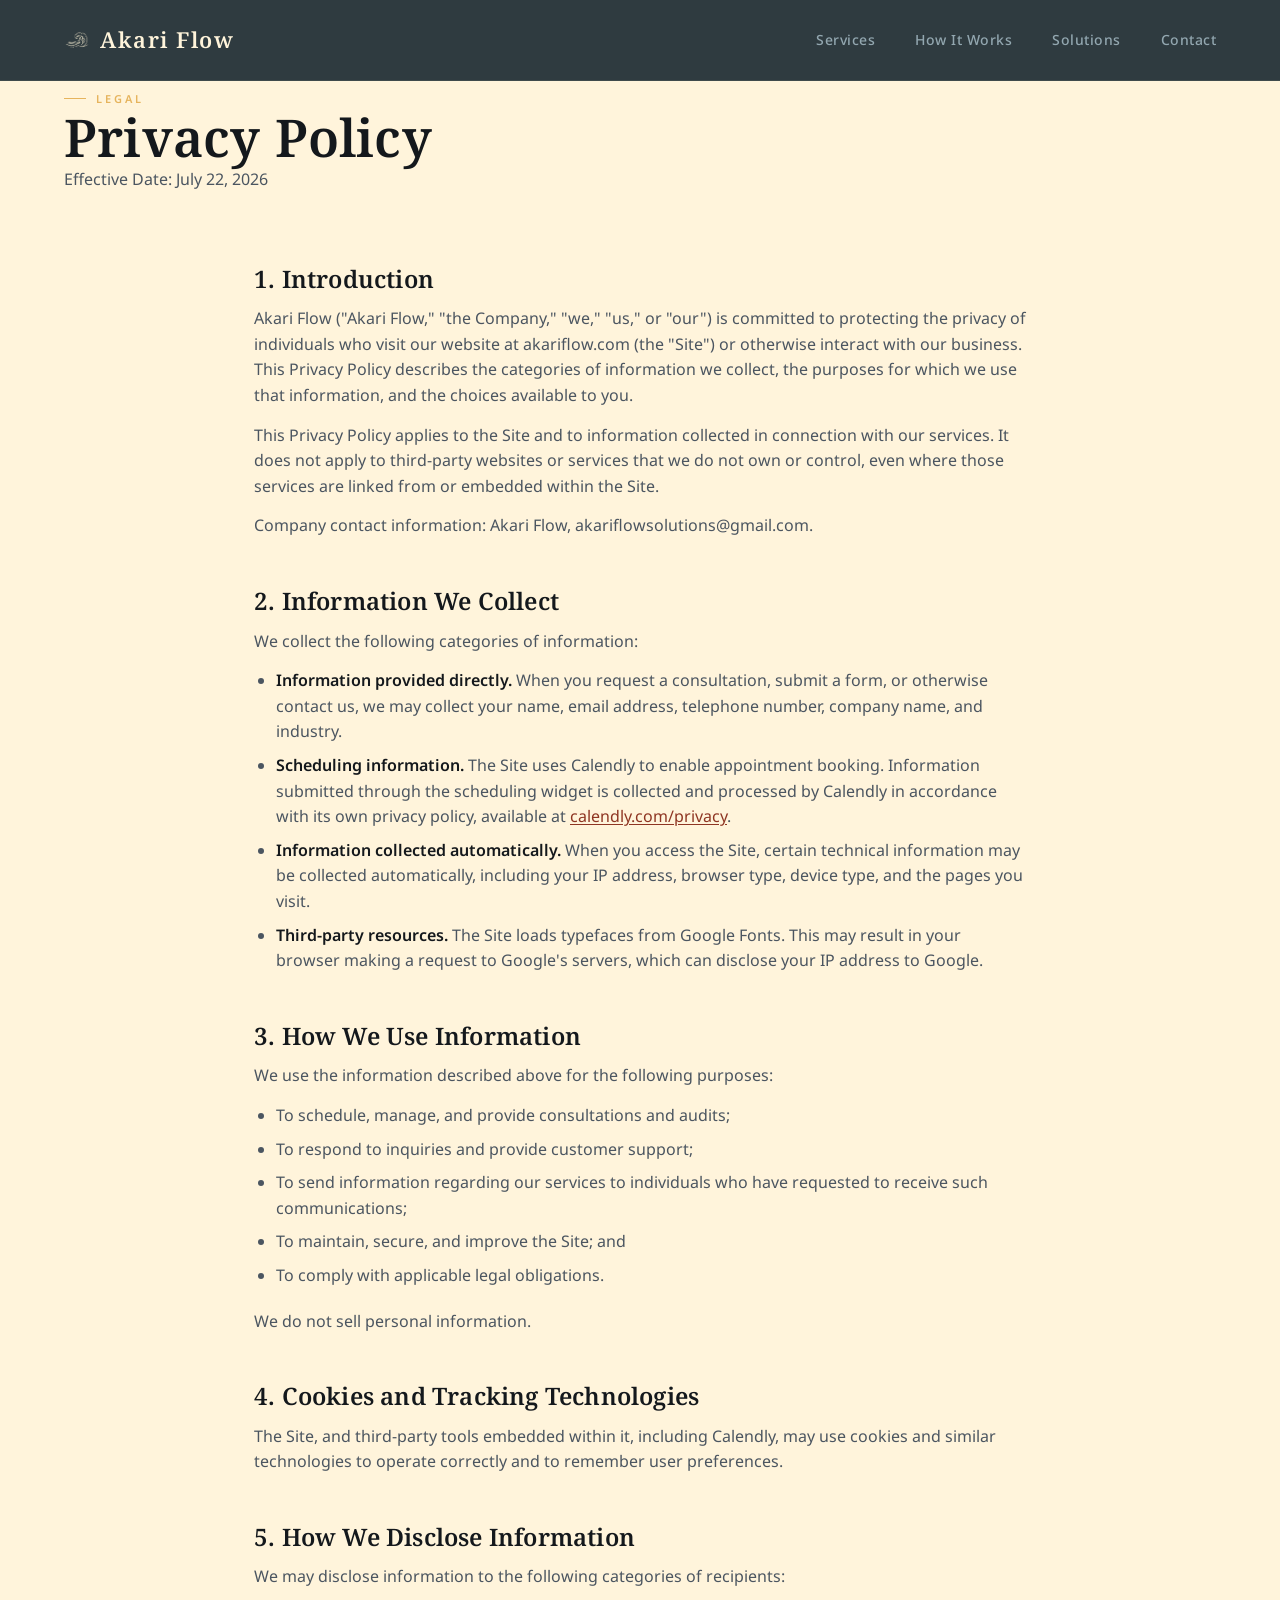
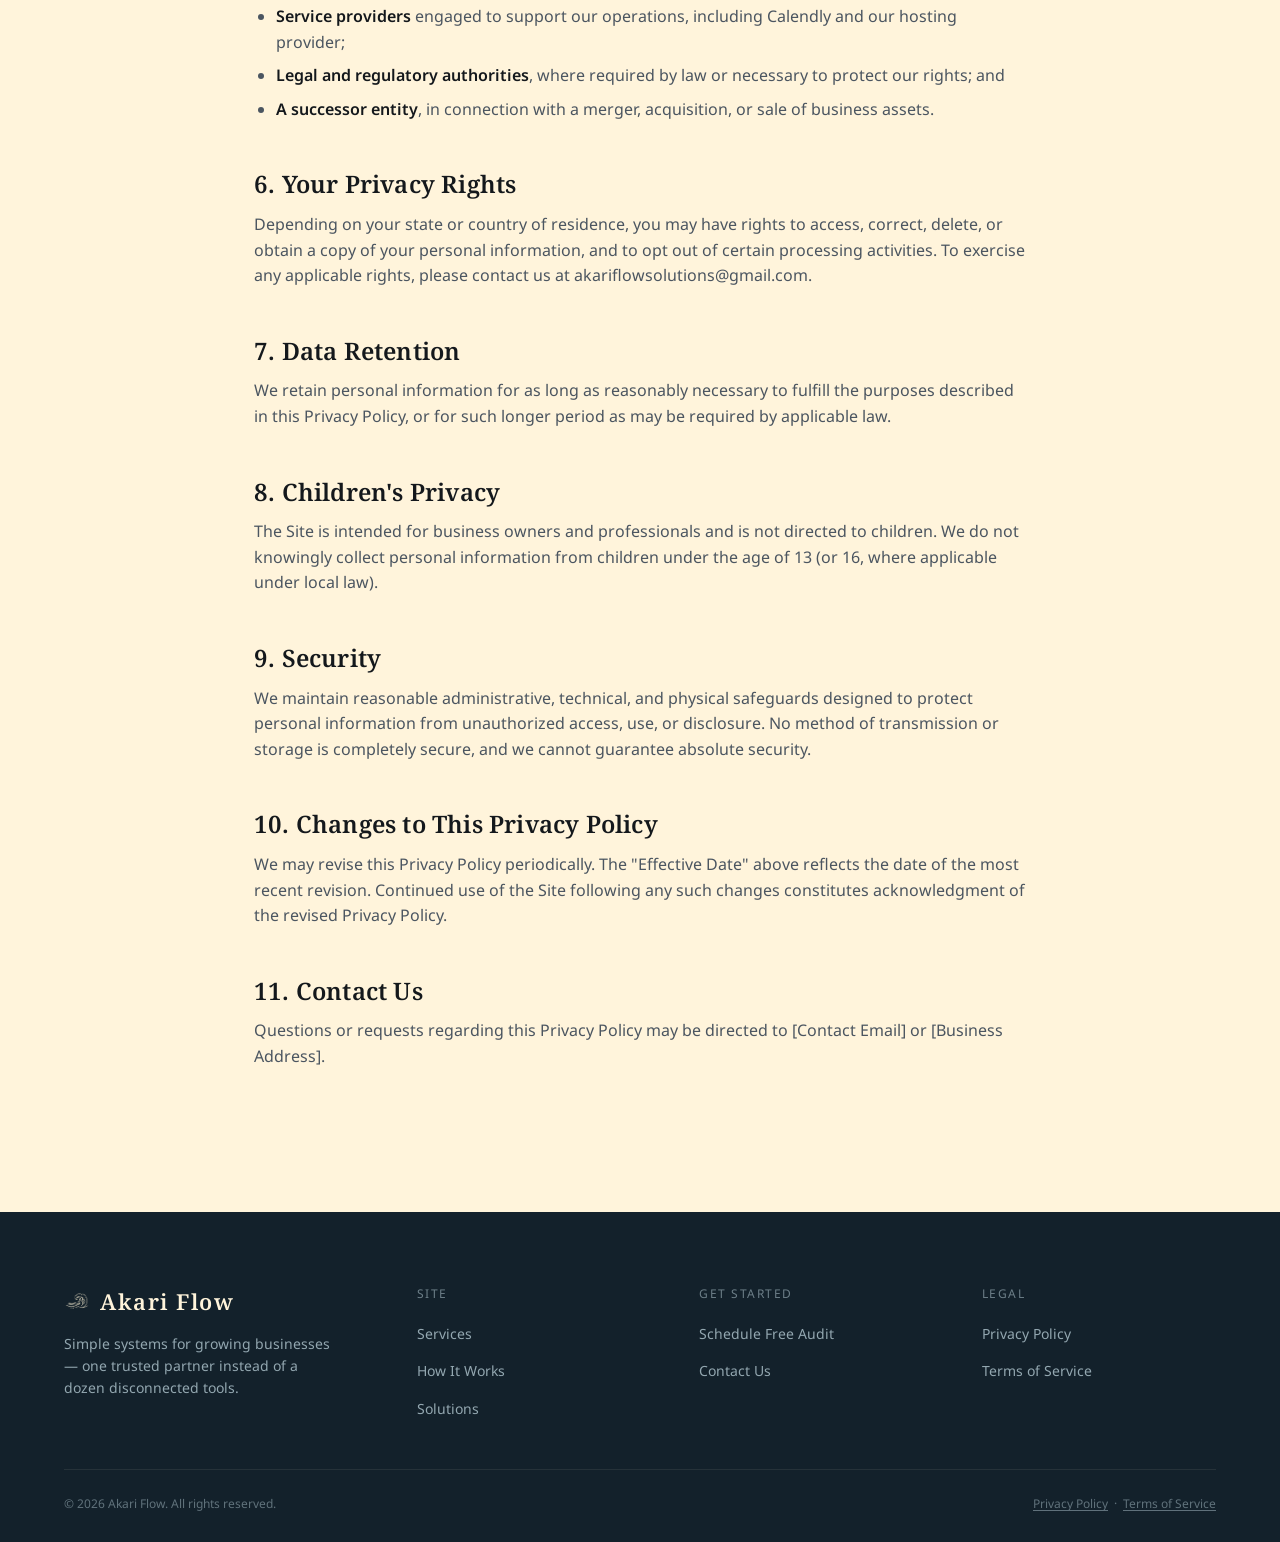
<file: privacy-policy.html>
<!DOCTYPE html>
<html lang="en">
<head>
  <!-- Google tag (gtag.js) -->
<script async src="https://www.googletagmanager.com/gtag/js?id=G-LV3ZEP6WCH"></script>
<script>
  window.dataLayer = window.dataLayer || [];
  function gtag(){dataLayer.push(arguments);}
  gtag('js', new Date());

  gtag('config', 'G-LV3ZEP6WCH');
</script>
<meta charset="UTF-8" />
<meta name="viewport" content="width=device-width, initial-scale=1.0" />
<title>Privacy Policy | Akari Flow</title>
<meta name="description" content="How Akari Flow collects, uses, and protects your information." />
<meta name="theme-color" content="#13212B" />
<meta name="robots" content="noindex" />

<link rel="stylesheet" href="css/style.css" />
<link rel="icon" type="image/x-icon" href="assets/favicon/favicon.ico" />
<link rel="icon" type="image/png" sizes="32x32" href="assets/favicon/favicon-32x32.png" />
<link rel="icon" type="image/png" sizes="16x16" href="assets/favicon/favicon-16x16.png" />
<link rel="apple-touch-icon" sizes="180x180" href="assets/favicon/apple-touch-icon.png" />
</head>
<body>

<a href="#main-content" class="skip-link">Skip to main content</a>

<header>
  <nav aria-label="Primary Navigation">
    <div class="container">
      <a href="/" class="logo">
        <img class="logo-mark" src="assets/logo/akari-icon-cream.png" alt="" width="26" height="26" />
        Akari Flow
      </a>

      <button class="nav-toggle" type="button" aria-label="Open menu" aria-expanded="false" aria-controls="nav-links">
        <span></span><span></span><span></span>
      </button>

      <ul class="nav-links" id="nav-links">
        <li><a href="/#services">Services</a></li>
        <li><a href="/#process">How It Works</a></li>
        <li><a href="/#packages">Solutions</a></li>
        <li><a href="/#contact">Contact</a></li>
        <li class="nav-links__cta"><a href="/#calendly-widget" class="nav-button">Schedule Free Audit</a></li>
      </ul>
    </div>
  </nav>
</header>

<main id="main-content">

  <section class="legal-hero">
    <div class="container">
      <p class="eyebrow eyebrow--on-dark">Legal</p>
      <h1>Privacy Policy</h1>
      <p class="legal-updated">Effective Date: July 22, 2026</p>
    </div>
  </section>

  <section class="legal-body section--tight">
    <div class="container">

      <h2>1. Introduction</h2>
      <p>
        Akari Flow ("Akari Flow," "the Company," "we," "us," or "our") is committed to protecting
        the privacy of individuals who visit our website at akariflow.com (the "Site") or
        otherwise interact with our business. This Privacy Policy describes the categories of
        information we collect, the purposes for which we use that information, and the choices
        available to you.
      </p>
      <p>
        This Privacy Policy applies to the Site and to information collected in connection with
        our services. It does not apply to third-party websites or services that we do not own or
        control, even where those services are linked from or embedded within the Site.
      </p>
      <p>
        Company contact information: Akari Flow, akariflowsolutions@gmail.com.
      </p>

      <h2>2. Information We Collect</h2>
      <p>We collect the following categories of information:</p>
      <ul>
        <li>
          <strong>Information provided directly.</strong> When you request a consultation, submit
          a form, or otherwise contact us, we may collect your name, email address, telephone
          number, company name, and industry.
        </li>
        <li>
          <strong>Scheduling information.</strong> The Site uses Calendly to enable appointment
          booking. Information submitted through the scheduling widget is collected and processed
          by Calendly in accordance with its own privacy policy, available at
          <a href="https://calendly.com/privacy" target="_blank" rel="noopener">calendly.com/privacy</a>.
        </li>
        <li>
          <strong>Information collected automatically.</strong> When you access the Site, certain
          technical information may be collected automatically, including your IP address, browser
          type, device type, and the pages you visit.
        </li>
        <li>
          <strong>Third-party resources.</strong> The Site loads typefaces from Google Fonts. This
          may result in your browser making a request to Google's servers, which can disclose your
          IP address to Google.
        </li>
      </ul>

      <h2>3. How We Use Information</h2>
      <p>We use the information described above for the following purposes:</p>
      <ul>
        <li>To schedule, manage, and provide consultations and audits;</li>
        <li>To respond to inquiries and provide customer support;</li>
        <li>To send information regarding our services to individuals who have requested to receive such communications;</li>
        <li>To maintain, secure, and improve the Site; and</li>
        <li>To comply with applicable legal obligations.</li>
      </ul>
      <p>We do not sell personal information.</p>

      <h2>4. Cookies and Tracking Technologies</h2>
      <p>
        The Site, and third-party tools embedded within it, including Calendly, may use cookies
        and similar technologies to operate correctly and to remember user preferences.
      </p>

      <h2>5. How We Disclose Information</h2>
      <p>We may disclose information to the following categories of recipients:</p>
      <ul>
        <li><strong>Service providers</strong> engaged to support our operations, including Calendly and our hosting provider;</li>
        <li><strong>Legal and regulatory authorities</strong>, where required by law or necessary to protect our rights; and</li>
        <li><strong>A successor entity</strong>, in connection with a merger, acquisition, or sale of business assets.</li>
      </ul>

      <h2>6. Your Privacy Rights</h2>
      <p>
        Depending on your state or country of residence, you may have rights to access, correct,
        delete, or obtain a copy of your personal information, and to opt out of certain
        processing activities. To exercise any applicable rights,
        please contact us at akariflowsolutions@gmail.com.
      </p>

      <h2>7. Data Retention</h2>
      <p>
        We retain personal information for as long as reasonably necessary to fulfill the
        purposes described in this Privacy Policy, or for such longer period as may be required
        by applicable law.
      </p>

      <h2>8. Children's Privacy</h2>
      <p>
        The Site is intended for business owners and professionals and is not directed to
        children. We do not knowingly collect personal information from children under the age of
        13 (or 16, where applicable under local law).
      </p>

      <h2>9. Security</h2>
      <p>
        We maintain reasonable administrative, technical, and physical safeguards designed to
        protect personal information from unauthorized access, use, or disclosure. No method of
        transmission or storage is completely secure, and we cannot guarantee absolute security.
      </p>

      <h2>10. Changes to This Privacy Policy</h2>
      <p>
        We may revise this Privacy Policy periodically. The "Effective Date" above reflects the
        date of the most recent revision. Continued use of the Site following any such changes
        constitutes acknowledgment of the revised Privacy Policy.
      </p>

      <h2>11. Contact Us</h2>
      <p>
        Questions or requests regarding this Privacy Policy may be directed to [Contact Email] or
        [Business Address].
      </p>

    </div>
  </section>

</main>

<footer>
  <div class="container">
    <div class="footer-top">
      <div class="footer-brand">
        <a href="/" class="logo">
          <img class="logo-mark" src="assets/logo/akari-icon-cream.png" alt="" width="26" height="26" />
          Akari Flow
        </a>
        <p>Simple systems for growing businesses — one trusted partner instead of a dozen disconnected tools.</p>
      </div>

      <div class="footer-col">
        <span class="caption">Site</span>
        <ul>
          <li><a href="/#services">Services</a></li>
          <li><a href="/#process">How It Works</a></li>
          <li><a href="/#packages">Solutions</a></li>
        </ul>
      </div>

      <div class="footer-col">
        <span class="caption">Get Started</span>
        <ul>
          <li><a href="/#calendly-widget">Schedule Free Audit</a></li>
          <li><a href="/#contact">Contact Us</a></li>
        </ul>
      </div>

      <div class="footer-col">
        <span class="caption">Legal</span>
        <ul>
          <li><a href="privacy-policy.html">Privacy Policy</a></li>
          <li><a href="terms.html">Terms of Service</a></li>
        </ul>
      </div>
    </div>

    <div class="footer-bottom">
      <p>© 2026 Akari Flow. All rights reserved.</p>
      <p><a href="privacy-policy.html">Privacy Policy</a> &nbsp;·&nbsp; <a href="terms.html">Terms of Service</a></p>
    </div>
  </div>
</footer>

<script src="js/main.js"></script>
</body>
</html>
</file>
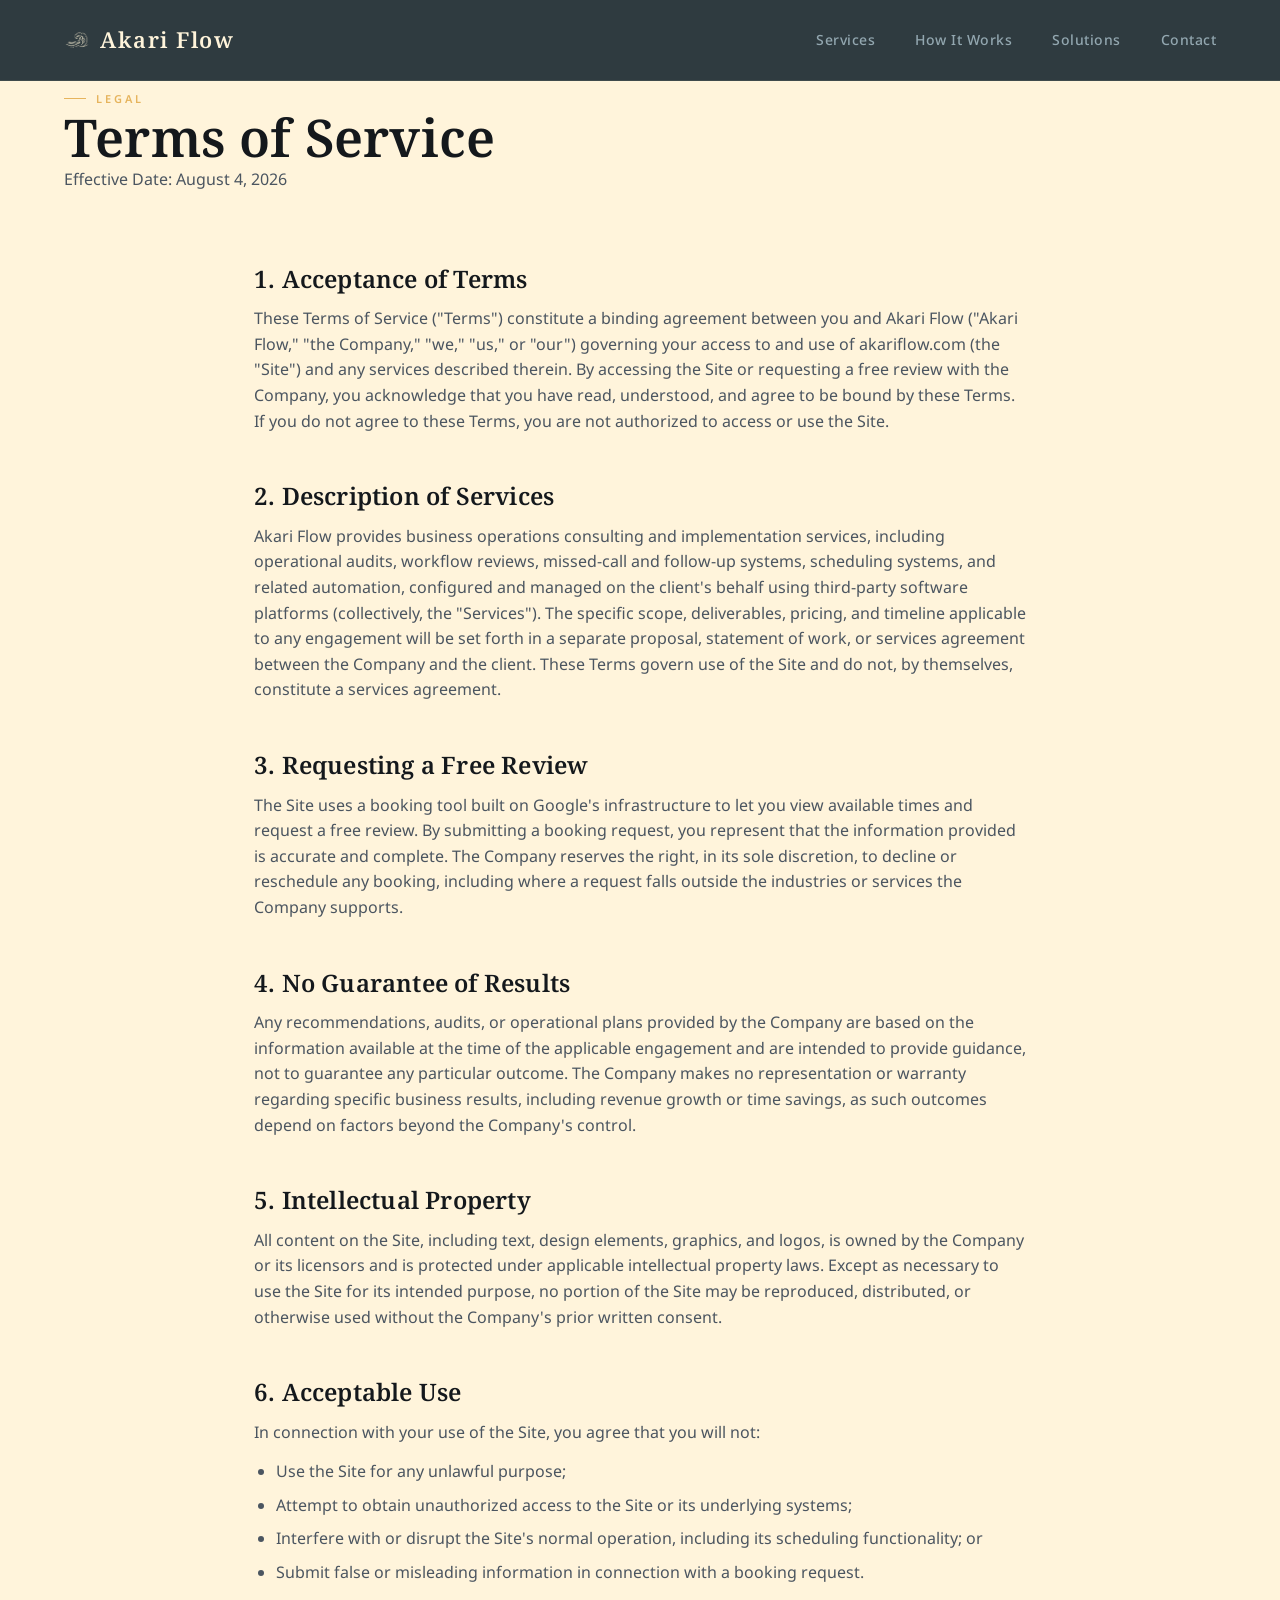
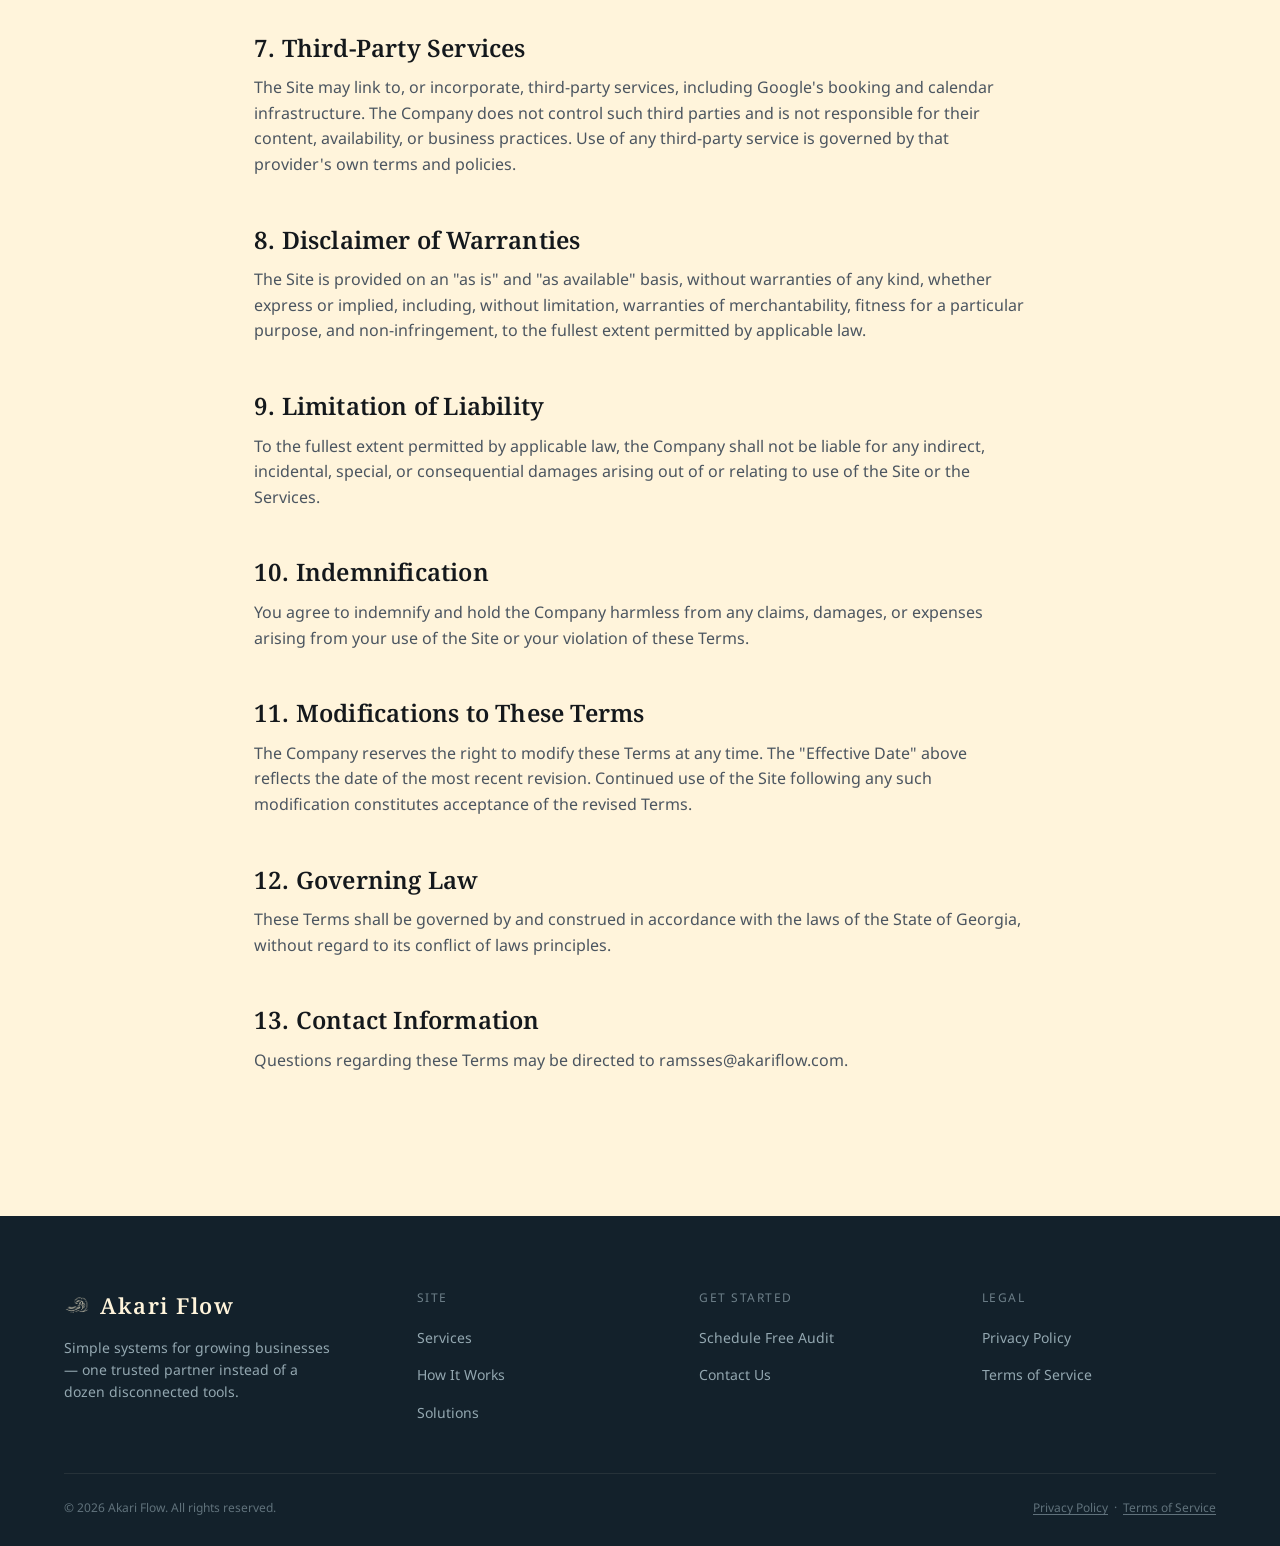
<file: terms.html>
<!DOCTYPE html>
<html lang="en">
<head>
  <!-- Google tag (gtag.js) -->
<script async src="https://www.googletagmanager.com/gtag/js?id=G-LV3ZEP6WCH"></script>
<script>
  window.dataLayer = window.dataLayer || [];
  function gtag(){dataLayer.push(arguments);}
  gtag('js', new Date());

  gtag('config', 'G-LV3ZEP6WCH');
</script>
<meta charset="UTF-8" />
<meta name="viewport" content="width=device-width, initial-scale=1.0" />
<title>Terms of Service | Akari Flow</title>
<meta name="description" content="The terms that govern use of the Akari Flow website and services." />
<meta name="theme-color" content="#13212B" />
<meta name="robots" content="noindex" />

<link rel="canonical" href="https://akariflow.com/terms.html" />
<link rel="stylesheet" href="css/style.css" />
<link rel="icon" type="image/x-icon" href="assets/favicon/favicon.ico" />
<link rel="icon" type="image/png" sizes="32x32" href="assets/favicon/favicon-32x32.png" />
<link rel="icon" type="image/png" sizes="16x16" href="assets/favicon/favicon-16x16.png" />
<link rel="apple-touch-icon" sizes="180x180" href="assets/favicon/apple-touch-icon.png" />
</head>
<body>

<a href="#main-content" class="skip-link">Skip to main content</a>

<header>
  <nav aria-label="Primary Navigation">
    <div class="container">
      <a href="/" class="logo">
        <img class="logo-mark" src="assets/logo/akari-icon-cream.png" alt="" width="26" height="26" />
        Akari Flow
      </a>

      <button class="nav-toggle" type="button" aria-label="Open menu" aria-expanded="false" aria-controls="nav-links">
        <span></span><span></span><span></span>
      </button>

      <ul class="nav-links" id="nav-links">
        <li><a href="/#services">Services</a></li>
        <li><a href="/#process">How It Works</a></li>
        <li><a href="/#packages">Solutions</a></li>
        <li><a href="/#contact">Contact</a></li>
        <li class="nav-links__cta"><a href="/#calendly-widget" class="nav-button">Schedule Free Audit</a></li>
      </ul>
    </div>
  </nav>
</header>

<main id="main-content">

  <section class="legal-hero">
    <div class="container">
      <p class="eyebrow eyebrow--on-dark">Legal</p>
      <h1>Terms of Service</h1>
      <p class="legal-updated">Effective Date: August 4, 2026</p>
    </div>
  </section>

  <section class="legal-body section--tight">
    <div class="container">

      <h2>1. Acceptance of Terms</h2>
      <p>
        These Terms of Service ("Terms") constitute a binding agreement between you and Akari
        Flow ("Akari Flow," "the Company," "we," "us," or "our") governing your access to and use
        of akariflow.com (the "Site") and any services described therein. By accessing the Site or
        requesting a free review with the Company, you acknowledge that you have read, understood,
        and agree to be bound by these Terms. If you do not agree to these Terms, you are not
        authorized to access or use the Site.
      </p>

      <h2>2. Description of Services</h2>
      <p>
        Akari Flow provides business operations consulting and implementation services, including
        operational audits, workflow reviews, missed-call and follow-up systems, scheduling
        systems, and related automation, configured and managed on the client's behalf using
        third-party software platforms (collectively, the "Services"). The specific scope,
        deliverables, pricing, and timeline applicable to any engagement will be set forth in a
        separate proposal, statement of work, or services agreement between the Company and the
        client. These Terms govern use of the Site and do not, by themselves, constitute a
        services agreement.
      </p>

      <h2>3. Requesting a Free Review</h2>
      <p>
        The Site uses a booking tool built on Google's infrastructure to let you view available
        times and request a free review. By submitting a booking request, you represent that the
        information provided is accurate and complete. The Company reserves the right, in its sole
        discretion, to decline or reschedule any booking, including where a request falls outside
        the industries or services the Company supports.
      </p>

      <h2>4. No Guarantee of Results</h2>
      <p>
        Any recommendations, audits, or operational plans provided by the Company are based on the
        information available at the time of the applicable engagement and are intended to provide
        guidance, not to guarantee any particular outcome. The Company makes no representation or
        warranty regarding specific business results, including revenue growth or time savings, as
        such outcomes depend on factors beyond the Company's control.
      </p>

      <h2>5. Intellectual Property</h2>
      <p>
        All content on the Site, including text, design elements, graphics, and logos, is owned by
        the Company or its licensors and is protected under applicable intellectual property laws.
        Except as necessary to use the Site for its intended purpose, no portion of the Site may be
        reproduced, distributed, or otherwise used without the Company's prior written consent.
      </p>

      <h2>6. Acceptable Use</h2>
      <p>In connection with your use of the Site, you agree that you will not:</p>
      <ul>
        <li>Use the Site for any unlawful purpose;</li>
        <li>Attempt to obtain unauthorized access to the Site or its underlying systems;</li>
        <li>Interfere with or disrupt the Site's normal operation, including its scheduling functionality; or</li>
        <li>Submit false or misleading information in connection with a booking request.</li>
      </ul>

      <h2>7. Third-Party Services</h2>
      <p>
        The Site may link to, or incorporate, third-party services, including Google's booking and
        calendar infrastructure. The Company does not control such third parties and is not
        responsible for their content, availability, or business practices. Use of any third-party
        service is governed by that provider's own terms and policies.
      </p>

      <h2>8. Disclaimer of Warranties</h2>
      <p>
        The Site is provided on an "as is" and "as available" basis, without warranties of any
        kind, whether express or implied, including, without limitation, warranties of
        merchantability, fitness for a particular purpose, and non-infringement, to the fullest
        extent permitted by applicable law.
      </p>

      <h2>9. Limitation of Liability</h2>
      <p>
        To the fullest extent permitted by applicable law, the Company shall not be liable for any
        indirect, incidental, special, or consequential damages arising out of or relating to use
        of the Site or the Services.
      </p>

      <h2>10. Indemnification</h2>
      <p>
        You agree to indemnify and hold the Company harmless from any claims, damages, or expenses
        arising from your use of the Site or your violation of these Terms.
      </p>

      <h2>11. Modifications to These Terms</h2>
      <p>
        The Company reserves the right to modify these Terms at any time. The "Effective Date"
        above reflects the date of the most recent revision. Continued use of the Site following
        any such modification constitutes acceptance of the revised Terms.
      </p>

      <h2>12. Governing Law</h2>
      <p>
        These Terms shall be governed by and construed in accordance with the laws of the State of
        Georgia, without regard to its conflict of laws principles.
      </p>

      <h2>13. Contact Information</h2>
      <p>
        Questions regarding these Terms may be directed to ramsses@akariflow.com.
      </p>

    </div>
  </section>

</main>

<footer>
  <div class="container">
    <div class="footer-top">
      <div class="footer-brand">
        <a href="/" class="logo">
          <img class="logo-mark" src="assets/logo/akari-icon-cream.png" alt="" width="26" height="26" />
          Akari Flow
        </a>
        <p>Simple systems for growing businesses — one trusted partner instead of a dozen disconnected tools.</p>
      </div>

      <div class="footer-col">
        <span class="caption">Site</span>
        <ul>
          <li><a href="/#services">Services</a></li>
          <li><a href="/#process">How It Works</a></li>
          <li><a href="/#packages">Solutions</a></li>
        </ul>
      </div>

      <div class="footer-col">
        <span class="caption">Get Started</span>
        <ul>
          <li><a href="/#calendly-widget">Schedule Free Audit</a></li>
          <li><a href="/#contact">Contact Us</a></li>
        </ul>
      </div>

      <div class="footer-col">
        <span class="caption">Legal</span>
        <ul>
          <li><a href="privacy-policy.html">Privacy Policy</a></li>
          <li><a href="terms.html">Terms of Service</a></li>
        </ul>
      </div>
    </div>

    <div class="footer-bottom">
      <p>© 2026 Akari Flow. All rights reserved.</p>
      <p><a href="privacy-policy.html">Privacy Policy</a> &nbsp;·&nbsp; <a href="terms.html">Terms of Service</a></p>
    </div>
  </div>
</footer>

<script src="js/main.js"></script>
</body>
</html>
</file>
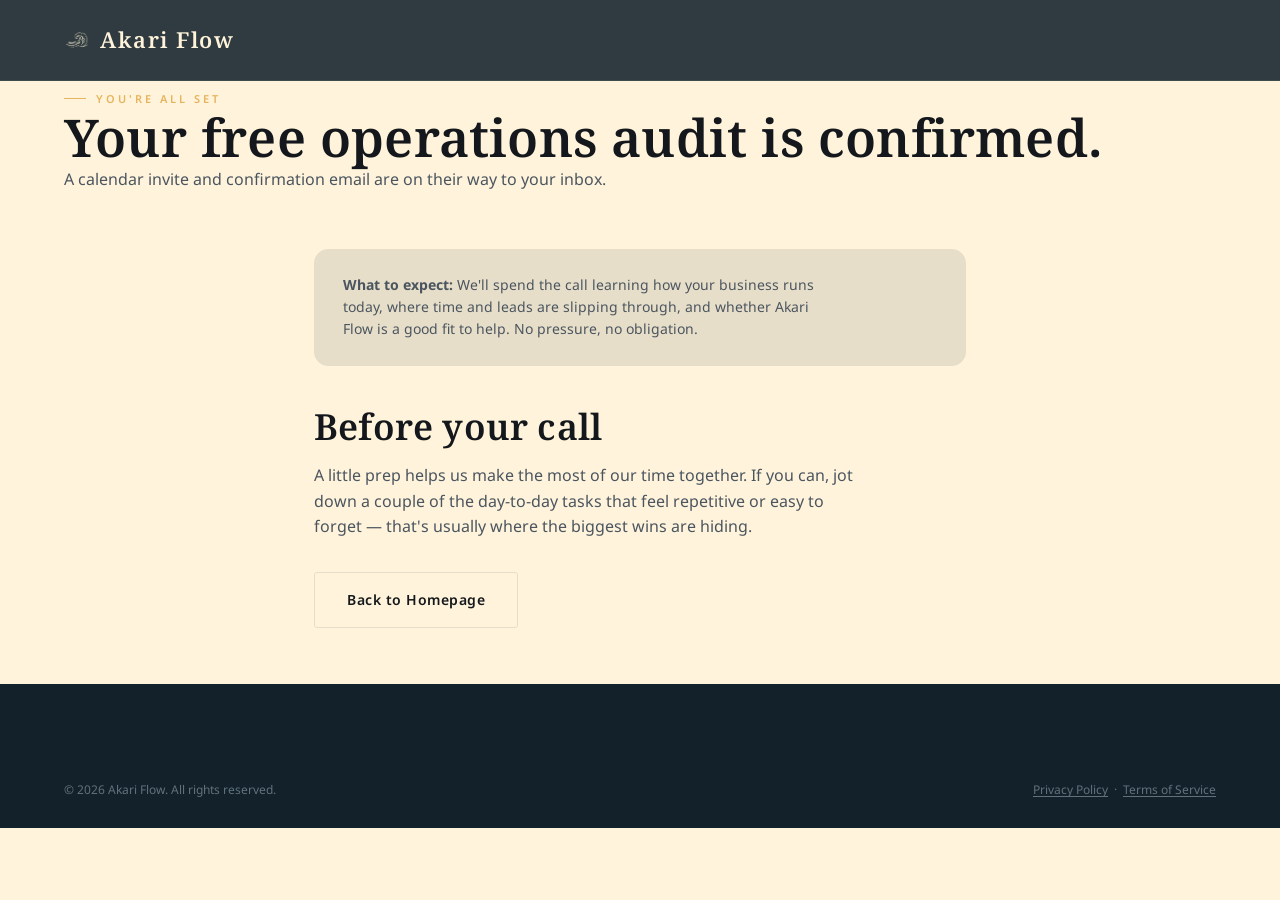
<file: thank-you.html>
<!DOCTYPE html>
<html lang="en">
<head>
  <!-- Google tag (gtag.js) -->
<script async src="https://www.googletagmanager.com/gtag/js?id=G-LV3ZEP6WCH"></script>
<script>
  window.dataLayer = window.dataLayer || [];
  function gtag(){dataLayer.push(arguments);}
  gtag('js', new Date());

  gtag('config', 'G-LV3ZEP6WCH');
</script>
<meta charset="UTF-8" />
<meta name="viewport" content="width=device-width, initial-scale=1.0" />
<title>You're Booked | Akari Flow</title>
<meta name="description" content="Your free operations audit with Akari Flow is confirmed. Here's what happens next." />
<meta name="robots" content="noindex, follow" />
<meta name="theme-color" content="#13212B" />

<link rel="stylesheet" href="css/style.css" />
<link rel="icon" type="image/x-icon" href="assets/favicon/favicon.ico" />
<link rel="icon" type="image/png" sizes="32x32" href="assets/favicon/favicon-32x32.png" />
<link rel="icon" type="image/png" sizes="16x16" href="assets/favicon/favicon-16x16.png" />
<link rel="apple-touch-icon" sizes="180x180" href="assets/favicon/apple-touch-icon.png" />
</head>
<body>

<a href="#main-content" class="skip-link">Skip to main content</a>

<header>
  <nav aria-label="Primary Navigation">
    <div class="container">
      <a href="/" class="logo">
        <img class="logo-mark" src="assets/logo/akari-icon-cream.png" alt="" width="26" height="26" />
        Akari Flow
      </a>
    </div>
  </nav>
</header>

<main id="main-content">

  <section class="legal-hero">
    <div class="container">
      <p class="eyebrow eyebrow--on-dark">You're All Set</p>
      <h1>Your free operations audit is confirmed.</h1>
      <p class="legal-updated">A calendar invite and confirmation email are on their way to your inbox.</p>
    </div>
  </section>

  <section class="section section--tight">
    <div class="container" style="max-width: 700px;">

      <div class="legal-note">
        <p><strong>What to expect:</strong> We'll spend the call learning how your business runs today, where time and leads are slipping through, and whether Akari Flow is a good fit to help. No pressure, no obligation.</p>
      </div>

      <h2>Before your call</h2>
      <p style="margin-bottom: 32px;">
        A little prep helps us make the most of our time together. If you can, jot down a couple of the
        day-to-day tasks that feel repetitive or easy to forget — that's usually where the biggest wins are hiding.
      </p>

      <a href="/" class="btn btn--outline">Back to Homepage</a>

    </div>
  </section>

</main>

<footer>
  <div class="container">
    <div class="footer-bottom">
      <p>© 2026 Akari Flow. All rights reserved.</p>
      <p><a href="privacy-policy.html">Privacy Policy</a> &nbsp;·&nbsp; <a href="terms.html">Terms of Service</a></p>
    </div>
  </div>
</footer>

<script src="js/main.js"></script>
</body>
</html>
</file>
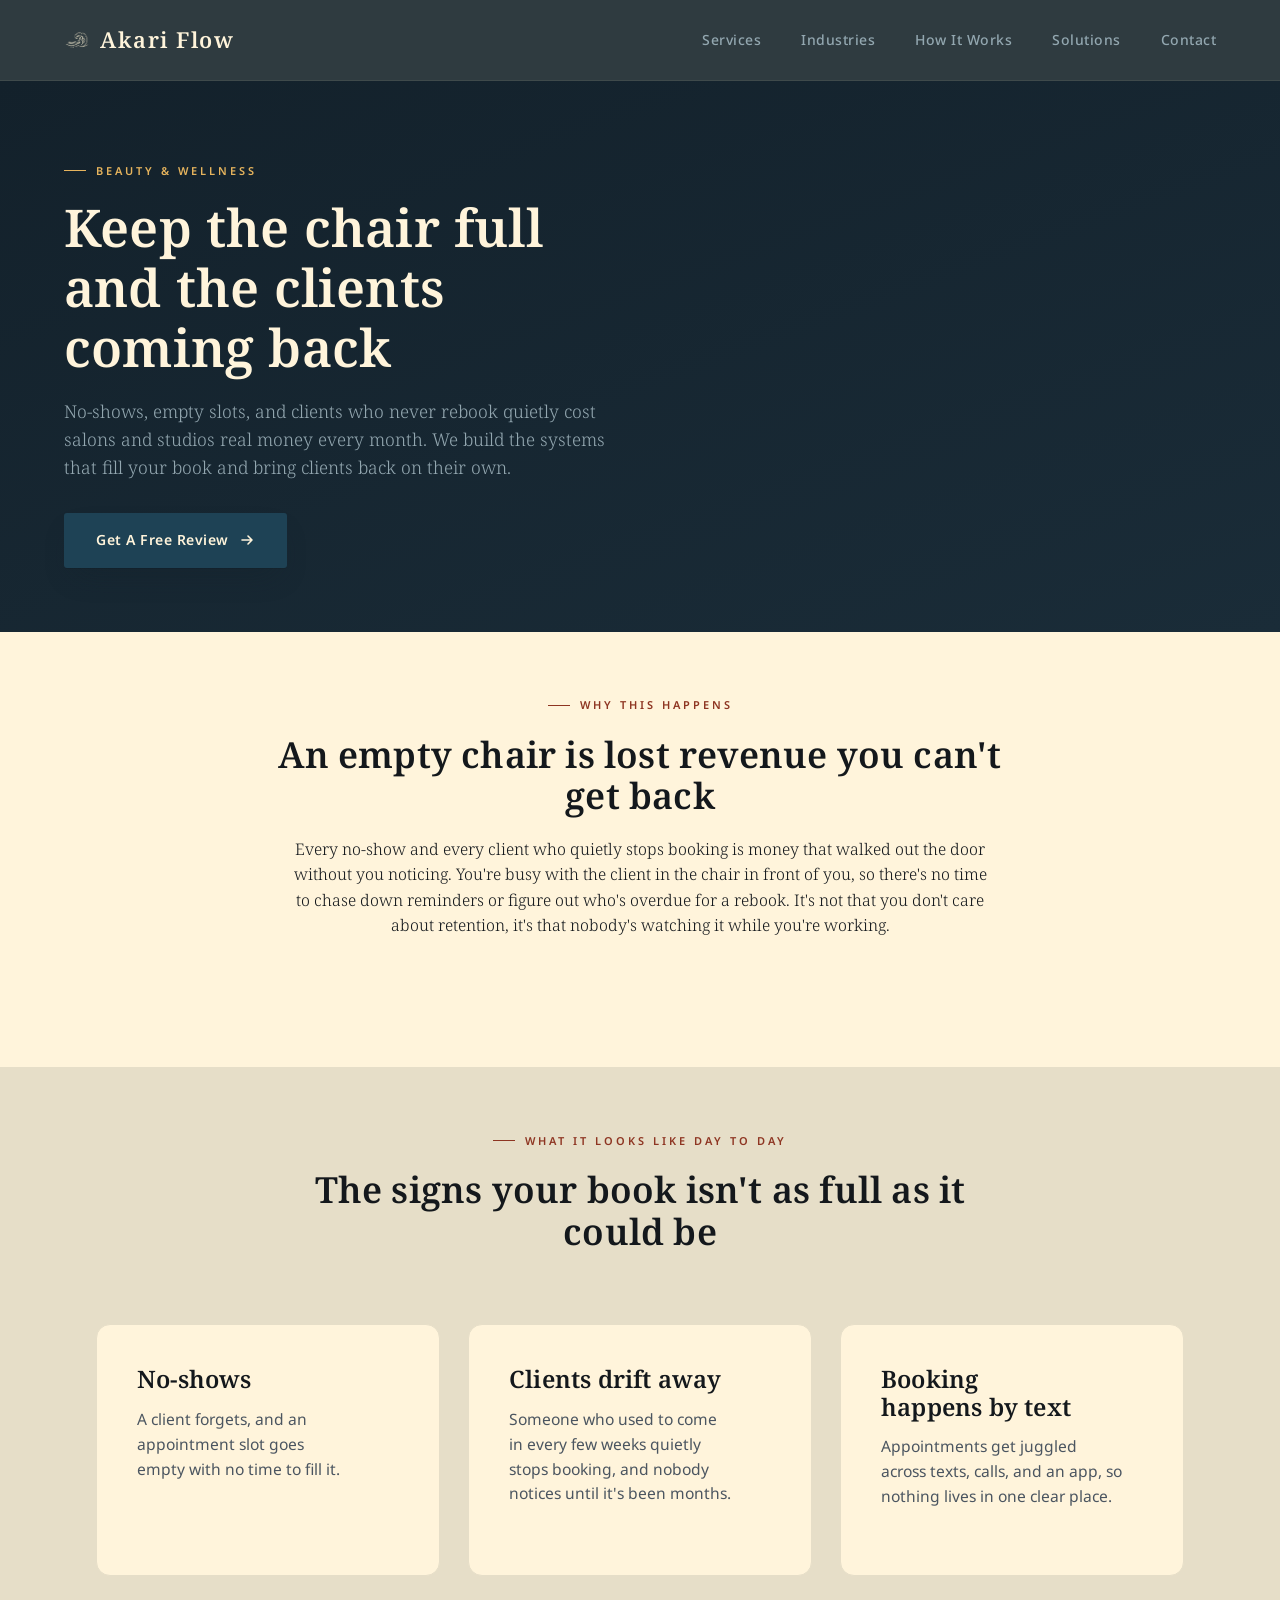
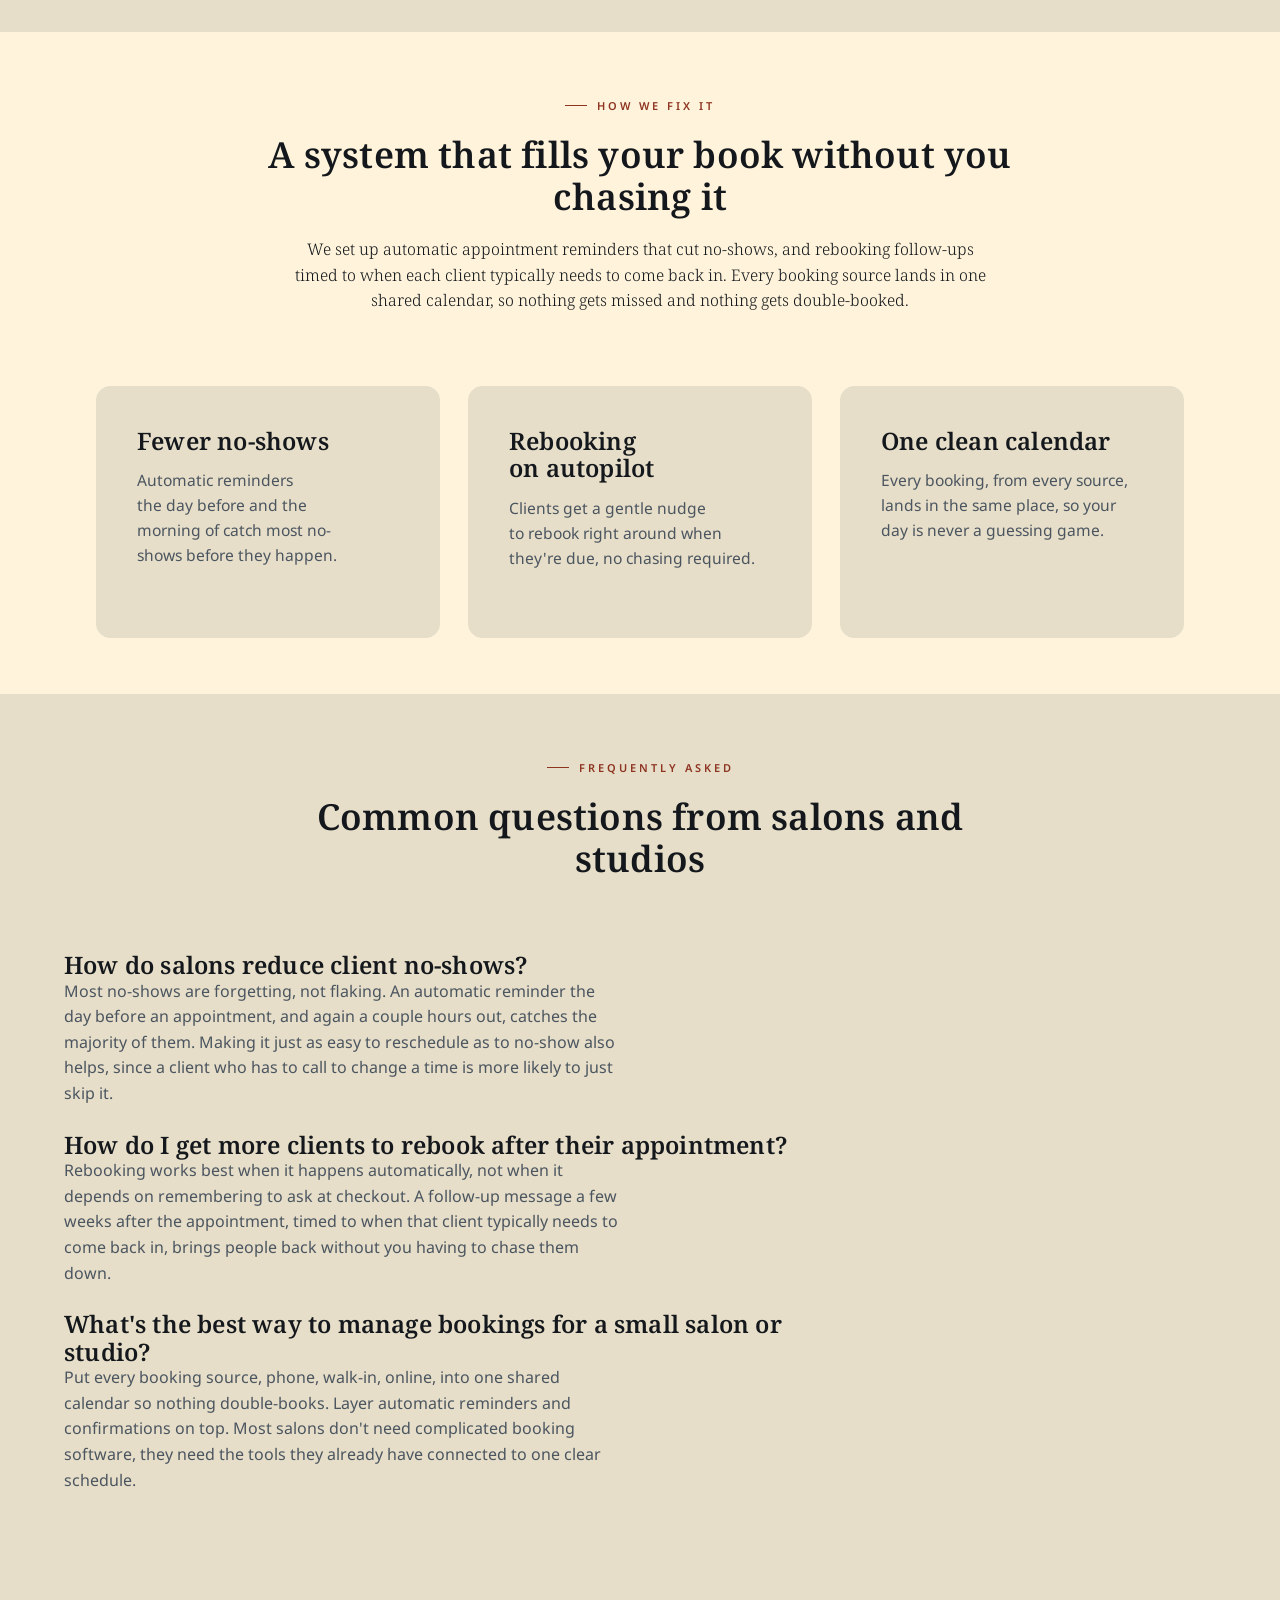
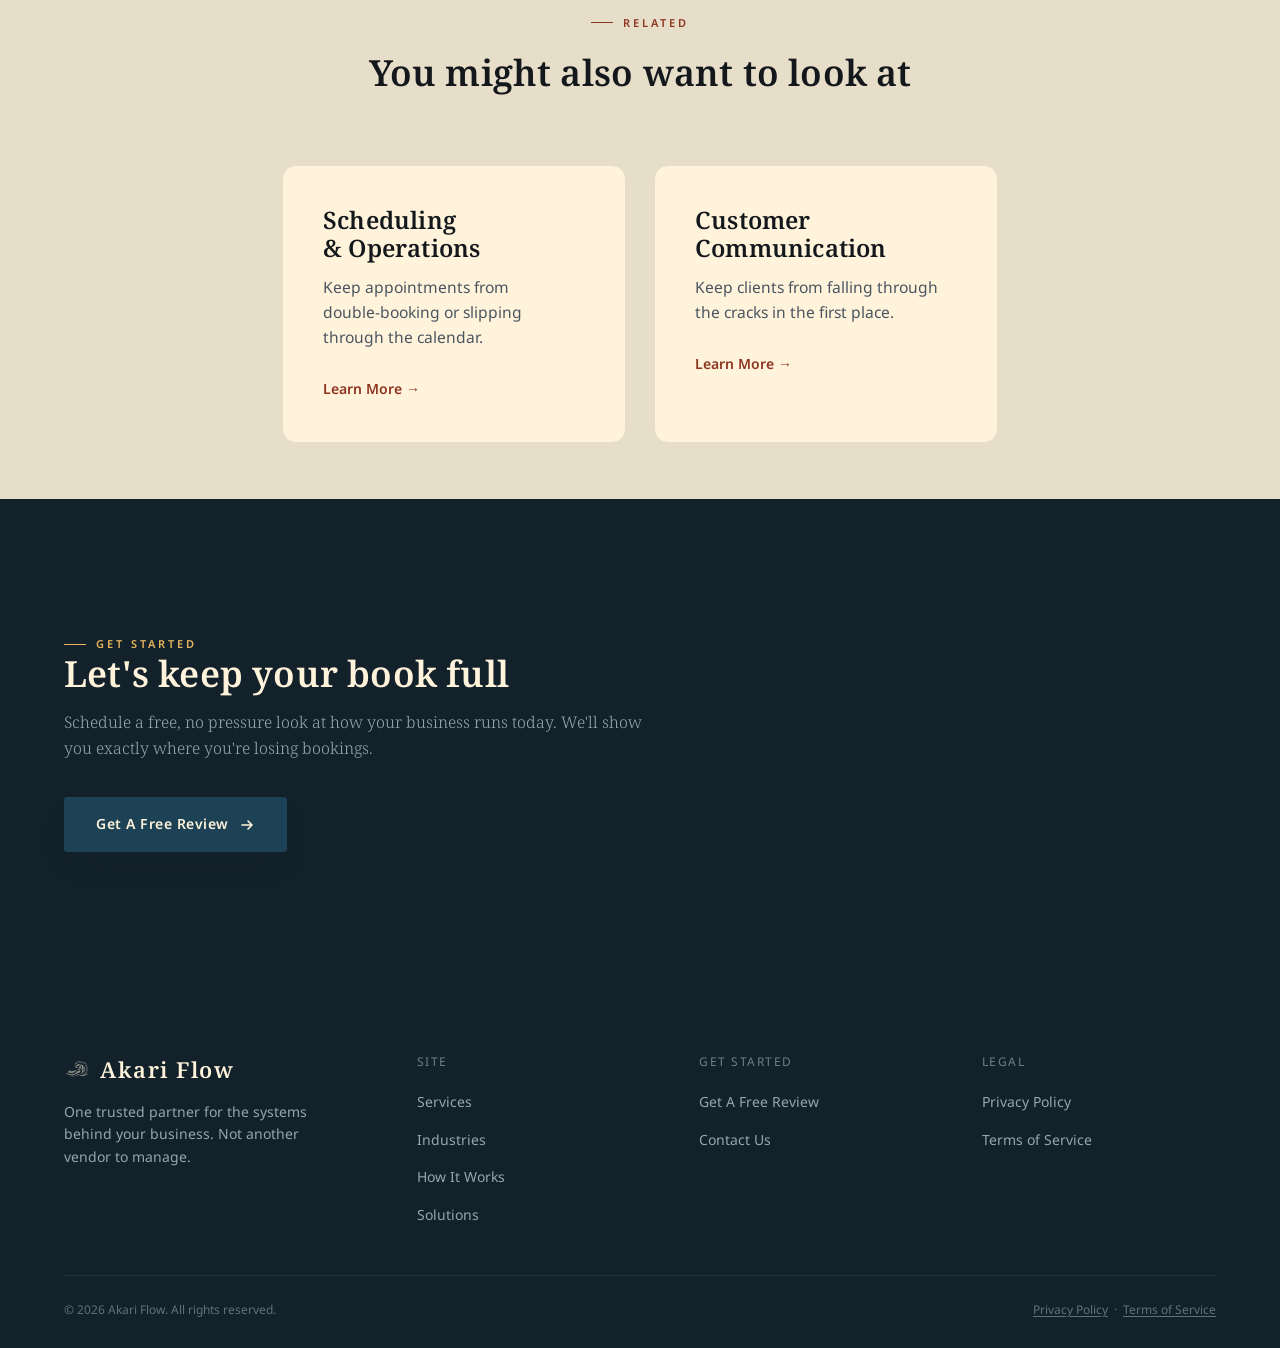
<file: industries/beauty-wellness.html>
<!DOCTYPE html>
<html lang="en">
<head>
    <!-- Google tag (gtag.js) -->
<script async src="https://www.googletagmanager.com/gtag/js?id=G-LV3ZEP6WCH"></script>
<script>
  window.dataLayer = window.dataLayer || [];
  function gtag(){dataLayer.push(arguments);}
  gtag('js', new Date());

  gtag('config', 'G-LV3ZEP6WCH');
</script>
<meta charset="UTF-8" />
<meta name="viewport" content="width=device-width, initial-scale=1.0" />
<title>Beauty & Wellness | Akari Flow</title>
<meta name="description" content="No-shows, empty chairs, and clients who never rebook cost salons and studios real revenue. Akari Flow builds the systems that keep your book full and your clients coming back." />
<meta name="theme-color" content="#13212B" />

<meta property="og:type" content="website" />
<meta property="og:site_name" content="Akari Flow" />
<meta property="og:title" content="Beauty & Wellness | Akari Flow" />
<meta property="og:description" content="We handle no-shows, rebooking, and client retention, made simple for salons and studios." />
<meta property="og:url" content="https://akariflow.com/industries/beauty-wellness.html" />
<meta property="og:image" content="https://akariflow.com/assets/img/akariflow-og.png" />

<link rel="canonical" href="https://akariflow.com/industries/beauty-wellness.html" />
<link rel="stylesheet" href="../css/style.css" />
<link rel="icon" type="image/x-icon" href="../assets/favicon/favicon.ico" />
<link rel="apple-touch-icon" sizes="180x180" href="../assets/favicon/apple-touch-icon.png" />

<script type="application/ld+json">
{
  "@context": "https://schema.org",
  "@type": "FAQPage",
  "mainEntity": [
    {
      "@type": "Question",
      "name": "How do salons reduce client no-shows?",
      "acceptedAnswer": {
        "@type": "Answer",
        "text": "Most no-shows are forgetting, not flaking. An automatic reminder the day before an appointment, and again a couple hours out, catches the majority of them. Making it just as easy to reschedule as to no-show also helps, since a client who has to call to change a time is more likely to just skip it."
      }
    },
    {
      "@type": "Question",
      "name": "How do I get more clients to rebook after their appointment?",
      "acceptedAnswer": {
        "@type": "Answer",
        "text": "Rebooking works best when it happens automatically, not when it depends on remembering to ask at checkout. A follow-up message a few weeks after the appointment, timed to when that client typically needs to come back in, brings people back without you having to chase them down."
      }
    },
    {
      "@type": "Question",
      "name": "What's the best way to manage bookings for a small salon or studio?",
      "acceptedAnswer": {
        "@type": "Answer",
        "text": "Put every booking source, phone, walk-in, online, into one shared calendar so nothing double-books. Layer automatic reminders and confirmations on top. Most salons don't need complicated booking software, they need the tools they already have connected to one clear schedule."
      }
    }
  ]
}
</script>
</head>
<body>

<a href="#main-content" class="skip-link">Skip to main content</a>

<header>
  <nav aria-label="Primary Navigation">
    <div class="container">
      <a href="../index.html" class="logo">
        <img class="logo-mark" src="../assets/logo/akari-icon-cream.png" alt="" width="26" height="26" />
        Akari Flow
      </a>

      <button class="nav-toggle" type="button" aria-label="Open menu" aria-expanded="false" aria-controls="nav-links">
        <span></span><span></span><span></span>
      </button>

      <ul class="nav-links" id="nav-links">
        <li><a href="../index.html#services">Services</a></li>
        <li><a href="../index.html#industries">Industries</a></li>
        <li><a href="../index.html#process">How It Works</a></li>
        <li><a href="../index.html#packages">Solutions</a></li>
        <li><a href="../index.html#contact">Contact</a></li>
        <li class="nav-links__cta"><a href="../index.html#calendly-widget" class="nav-button">Get A Free Review</a></li>
      </ul>
    </div>
  </nav>
</header>

<main id="main-content">

  <section class="interior-hero">
    <div class="container">
      <p class="eyebrow eyebrow--on-dark">Beauty & Wellness</p>
      <h1>Keep the chair full and the clients coming back</h1>
      <p class="lede">
        No-shows, empty slots, and clients who never rebook quietly cost salons and studios real money every month.
        We build the systems that fill your book and bring clients back on their own.
      </p>
      <div class="hero-actions">
        <a href="../index.html#calendly-widget" class="btn btn--primary">
          Get A Free Review
          <svg width="16" height="16" viewBox="0 0 16 16" fill="none" xmlns="http://www.w3.org/2000/svg" aria-hidden="true">
            <path d="M3 8h10M9 4l4 4-4 4" stroke="currentColor" stroke-width="1.6" stroke-linecap="round" stroke-linejoin="round"/>
          </svg>
        </a>
      </div>
    </div>
  </section>

  <section class="section section--tight">
    <div class="container">
      <div class="section-heading reveal">
        <p class="eyebrow">Why This Happens</p>
        <h2>An empty chair is lost revenue you can't get back</h2>
        <p class="lede">
          Every no-show and every client who quietly stops booking is money that walked out the door without you
          noticing. You're busy with the client in the chair in front of you, so there's no time to chase down
          reminders or figure out who's overdue for a rebook. It's not that you don't care about retention, it's
          that nobody's watching it while you're working.
        </p>
      </div>
    </div>
  </section>

  <section class="section section--tight" style="background: var(--color-mist);">
    <div class="container">
      <div class="section-heading reveal">
        <p class="eyebrow">What It Looks Like Day To Day</p>
        <h2>The signs your book isn't as full as it could be</h2>
      </div>

      <div class="services-grid services-grid--wide reveal-group">
        <article class="service-card reveal" style="background: var(--color-paper);">
          <h3>No-shows</h3>
          <p>A client forgets, and an appointment slot goes empty with no time to fill it.</p>
        </article>

        <article class="service-card reveal" style="background: var(--color-paper);">
          <h3>Clients drift away</h3>
          <p>Someone who used to come in every few weeks quietly stops booking, and nobody notices until it's been months.</p>
        </article>

        <article class="service-card reveal" style="background: var(--color-paper);">
          <h3>Booking happens by text</h3>
          <p>Appointments get juggled across texts, calls, and an app, so nothing lives in one clear place.</p>
        </article>
      </div>
    </div>
  </section>

  <section class="section section--tight">
    <div class="container">
      <div class="section-heading reveal">
        <p class="eyebrow">How We Fix It</p>
        <h2>A system that fills your book without you chasing it</h2>
        <p class="lede">
          We set up automatic appointment reminders that cut no-shows, and rebooking follow-ups timed to when each
          client typically needs to come back in. Every booking source lands in one shared calendar, so nothing gets
          missed and nothing gets double-booked.
        </p>
      </div>

      <div class="services-grid services-grid--wide reveal-group">
        <article class="service-card reveal">
          <h3>Fewer no-shows</h3>
          <p>Automatic reminders the day before and the morning of catch most no-shows before they happen.</p>
        </article>

        <article class="service-card reveal">
          <h3>Rebooking on autopilot</h3>
          <p>Clients get a gentle nudge to rebook right around when they're due, no chasing required.</p>
        </article>

        <article class="service-card reveal">
          <h3>One clean calendar</h3>
          <p>Every booking, from every source, lands in the same place, so your day is never a guessing game.</p>
        </article>
      </div>
    </div>
  </section>

  <section class="section section--tight" style="background: var(--color-mist);">
    <div class="container">
      <div class="section-heading reveal">
        <p class="eyebrow">Frequently Asked</p>
        <h2>Common questions from salons and studios</h2>
      </div>

      <div class="reveal-group" style="display:flex; flex-direction:column; gap:1.5rem; max-width: 780px;">
        <div class="reveal">
          <h3>How do salons reduce client no-shows?</h3>
          <p>Most no-shows are forgetting, not flaking. An automatic reminder the day before an appointment, and
          again a couple hours out, catches the majority of them. Making it just as easy to reschedule as to
          no-show also helps, since a client who has to call to change a time is more likely to just skip it.</p>
        </div>
        <div class="reveal">
          <h3>How do I get more clients to rebook after their appointment?</h3>
          <p>Rebooking works best when it happens automatically, not when it depends on remembering to ask at
          checkout. A follow-up message a few weeks after the appointment, timed to when that client typically needs
          to come back in, brings people back without you having to chase them down.</p>
        </div>
        <div class="reveal">
          <h3>What's the best way to manage bookings for a small salon or studio?</h3>
          <p>Put every booking source, phone, walk-in, online, into one shared calendar so nothing double-books.
          Layer automatic reminders and confirmations on top. Most salons don't need complicated booking software,
          they need the tools they already have connected to one clear schedule.</p>
        </div>
      </div>
    </div>
  </section>

  <section class="section section--tight" style="background: var(--color-mist);">
    <div class="container">
      <div class="section-heading reveal">
        <p class="eyebrow">Related</p>
        <h2>You might also want to look at</h2>
      </div>
      <div class="services-grid services-grid--wide reveal-group">
        <article class="service-card reveal" style="background: var(--color-paper);">
          <h3>Scheduling & Operations</h3>
          <p>Keep appointments from double-booking or slipping through the calendar.</p>
          <a href="../services/scheduling-operations.html">Learn More →</a>
        </article>
        <article class="service-card reveal" style="background: var(--color-paper);">
          <h3>Customer Communication</h3>
          <p>Keep clients from falling through the cracks in the first place.</p>
          <a href="../services/customer-communication.html">Learn More →</a>
        </article>
      </div>
    </div>
  </section>

  <section id="contact" class="section contact-section">
    <div class="container">
      <div class="contact-columns">
        <div class="reveal">
          <p class="eyebrow eyebrow--on-dark">Get Started</p>
          <h2>Let's keep your book full</h2>
          <p class="lede">
            Schedule a free, no pressure look at how your business runs today. We'll show you exactly where you're losing bookings.
          </p>
          <a href="../index.html#calendly-widget" class="btn btn--primary">
            Get A Free Review
            <svg width="16" height="16" viewBox="0 0 16 16" fill="none" xmlns="http://www.w3.org/2000/svg" aria-hidden="true">
              <path d="M3 8h10M9 4l4 4-4 4" stroke="currentColor" stroke-width="1.6" stroke-linecap="round" stroke-linejoin="round"/>
            </svg>
          </a>
        </div>
      </div>
    </div>
  </section>

</main>

<footer>
  <div class="container">
    <div class="footer-top">
      <div class="footer-brand">
        <a href="../index.html" class="logo">
          <img class="logo-mark" src="../assets/logo/akari-icon-cream.png" alt="" width="26" height="26" />
          Akari Flow
        </a>
        <p>One trusted partner for the systems behind your business. Not another vendor to manage.</p>
      </div>

      <div class="footer-col">
        <span class="caption">Site</span>
        <ul>
          <li><a href="../index.html#services">Services</a></li>
          <li><a href="../index.html#industries">Industries</a></li>
          <li><a href="../index.html#process">How It Works</a></li>
          <li><a href="../index.html#packages">Solutions</a></li>
        </ul>
      </div>

      <div class="footer-col">
        <span class="caption">Get Started</span>
        <ul>
          <li><a href="../index.html#calendly-widget">Get A Free Review</a></li>
          <li><a href="../index.html#contact">Contact Us</a></li>
        </ul>
      </div>

      <div class="footer-col">
        <span class="caption">Legal</span>
        <ul>
          <li><a href="../privacy-policy.html">Privacy Policy</a></li>
          <li><a href="../terms.html">Terms of Service</a></li>
        </ul>
      </div>
    </div>

    <div class="footer-bottom">
      <p>© 2026 Akari Flow. All rights reserved.</p>
      <p><a href="../privacy-policy.html">Privacy Policy</a> &nbsp;·&nbsp; <a href="../terms.html">Terms of Service</a></p>
    </div>
  </div>
</footer>

<script src="../js/main.js"></script>
</body>
</html>
</file>
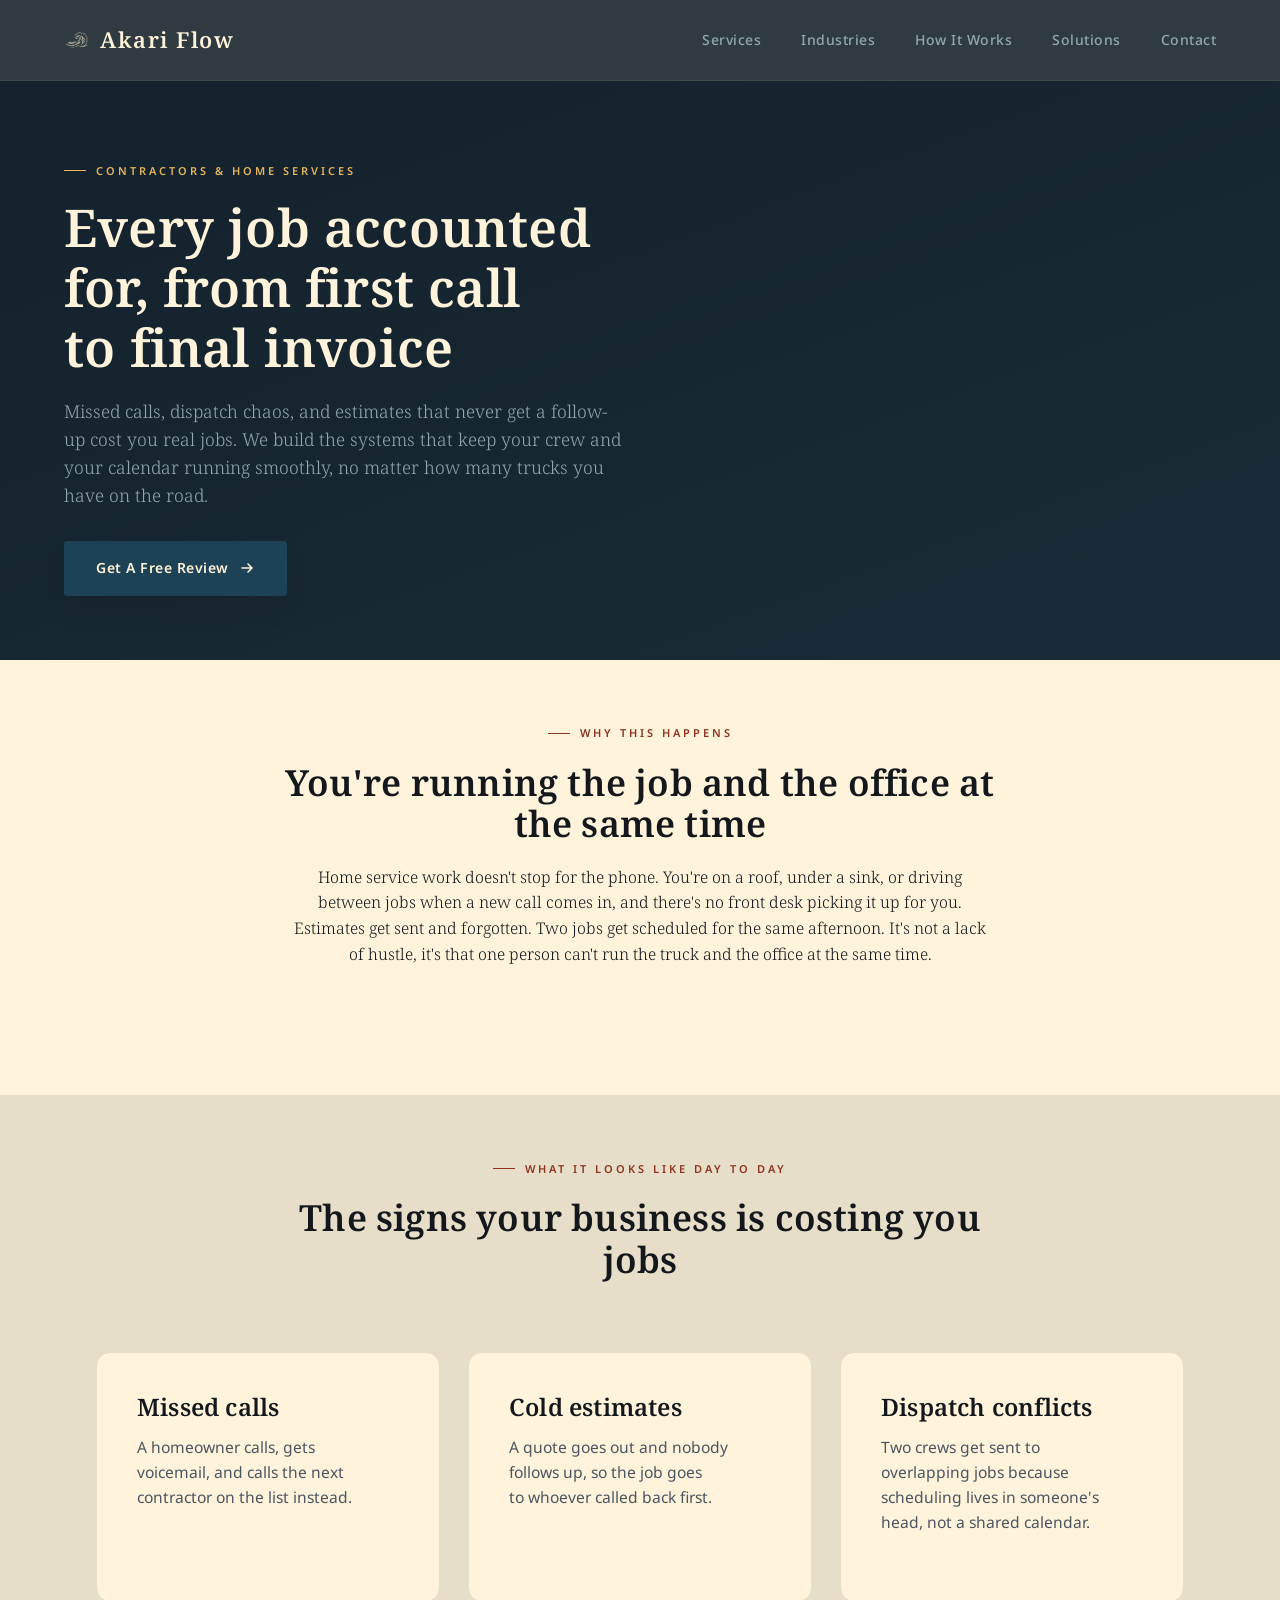
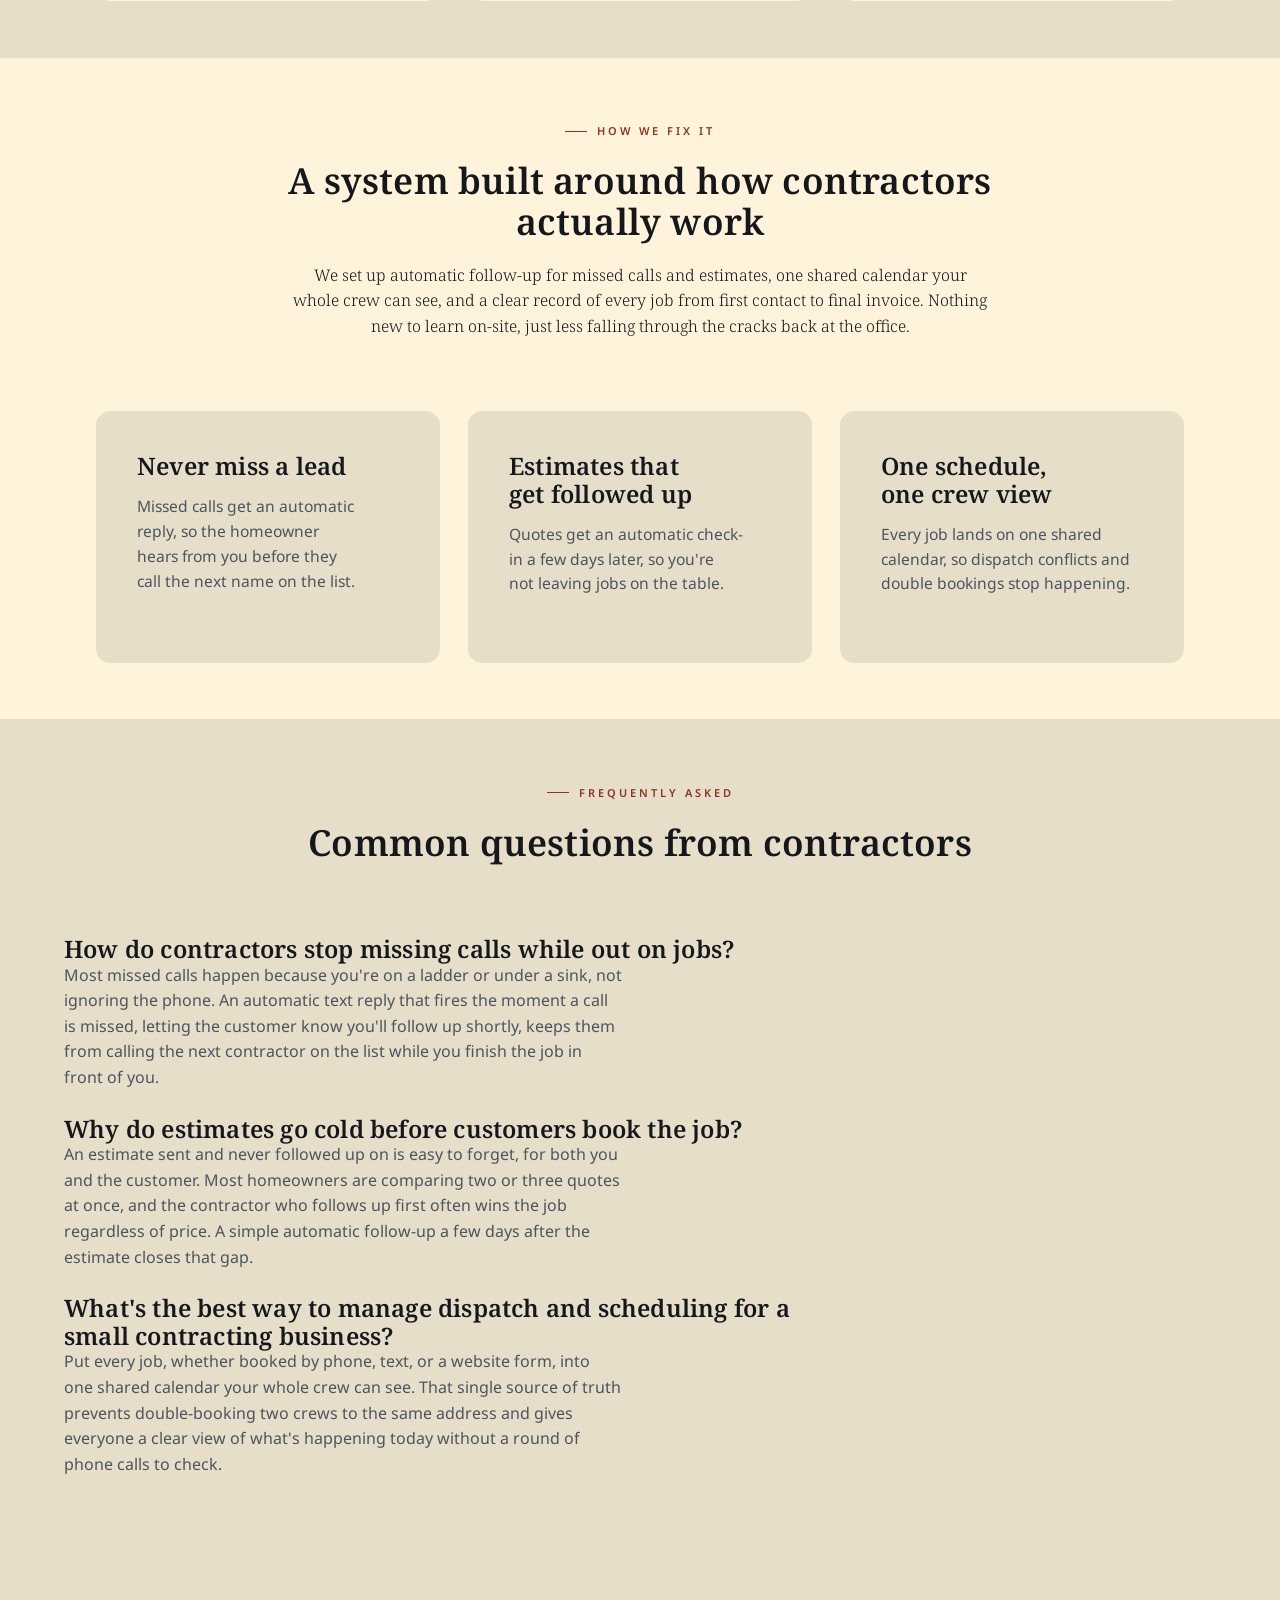
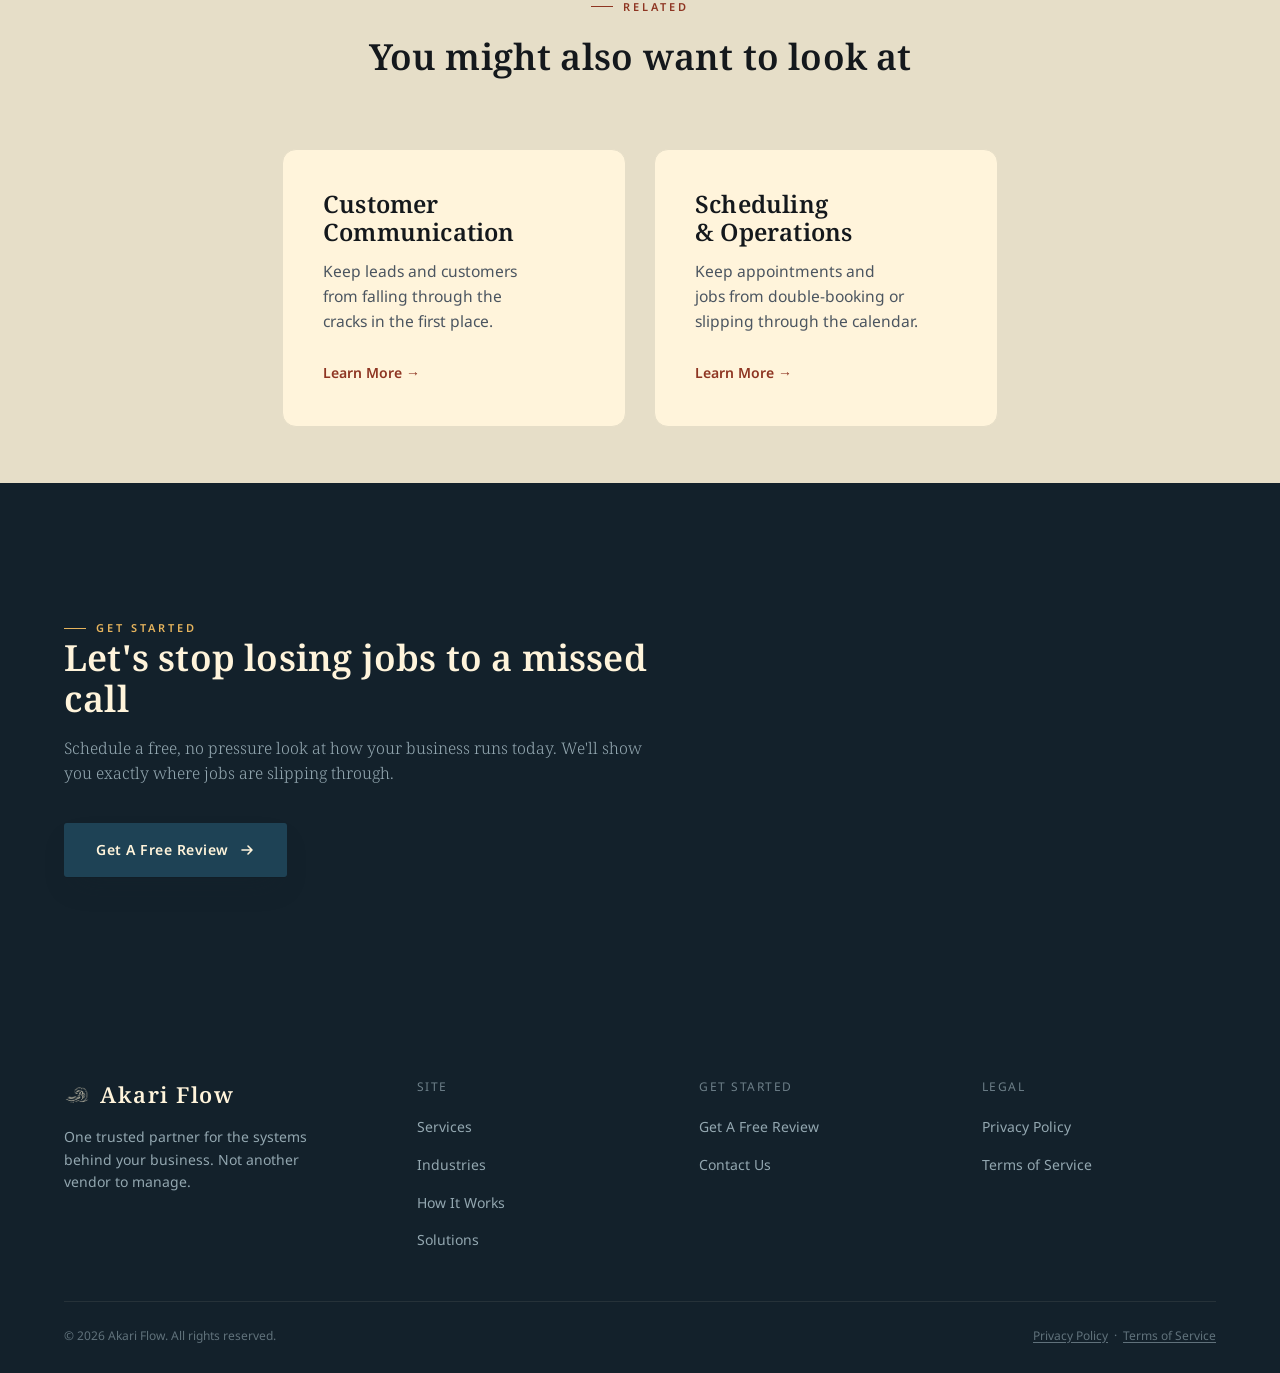
<file: industries/contractors.html>
<!DOCTYPE html>
<html lang="en">
<head>
    <!-- Google tag (gtag.js) -->
<script async src="https://www.googletagmanager.com/gtag/js?id=G-LV3ZEP6WCH"></script>
<script>
  window.dataLayer = window.dataLayer || [];
  function gtag(){dataLayer.push(arguments);}
  gtag('js', new Date());

  gtag('config', 'G-LV3ZEP6WCH');
</script>
<meta charset="UTF-8" />
<meta name="viewport" content="width=device-width, initial-scale=1.0" />
<title>Contractors & Home Services | Akari Flow</title>
<meta name="description" content="Missed calls, dispatch chaos, and estimates that never get followed up on cost contractors real money. Akari Flow builds the systems that keep home service businesses running smoothly." />
<meta name="theme-color" content="#13212B" />

<meta property="og:type" content="website" />
<meta property="og:site_name" content="Akari Flow" />
<meta property="og:title" content="Contractors & Home Services | Akari Flow" />
<meta property="og:description" content="We handle missed calls, dispatch, estimates, and follow-up so no job falls through the cracks." />
<meta property="og:url" content="https://akariflow.com/industries/contractors.html" />
<meta property="og:image" content="https://akariflow.com/assets/img/akariflow-og.png" />

<link rel="canonical" href="https://akariflow.com/industries/contractors.html" />
<link rel="stylesheet" href="../css/style.css" />
<link rel="icon" type="image/x-icon" href="../assets/favicon/favicon.ico" />
<link rel="apple-touch-icon" sizes="180x180" href="../assets/favicon/apple-touch-icon.png" />

<script type="application/ld+json">
{
  "@context": "https://schema.org",
  "@type": "FAQPage",
  "mainEntity": [
    {
      "@type": "Question",
      "name": "How do contractors stop missing calls while out on jobs?",
      "acceptedAnswer": {
        "@type": "Answer",
        "text": "Most missed calls happen because you're on a ladder or under a sink, not ignoring the phone. An automatic text reply that fires the moment a call is missed, letting the customer know you'll follow up shortly, keeps them from calling the next contractor on the list while you finish the job in front of you."
      }
    },
    {
      "@type": "Question",
      "name": "Why do estimates go cold before customers book the job?",
      "acceptedAnswer": {
        "@type": "Answer",
        "text": "An estimate sent and never followed up on is easy to forget, for both you and the customer. Most homeowners are comparing two or three quotes at once, and the contractor who follows up first often wins the job regardless of price. A simple automatic follow-up a few days after the estimate closes that gap."
      }
    },
    {
      "@type": "Question",
      "name": "What's the best way to manage dispatch and scheduling for a small contracting business?",
      "acceptedAnswer": {
        "@type": "Answer",
        "text": "Put every job, whether booked by phone, text, or a website form, into one shared calendar your whole crew can see. That single source of truth prevents double-booking two crews to the same address and gives everyone a clear view of what's happening today without a round of phone calls to check."
      }
    }
  ]
}
</script>
</head>
<body>

<a href="#main-content" class="skip-link">Skip to main content</a>

<header>
  <nav aria-label="Primary Navigation">
    <div class="container">
      <a href="../index.html" class="logo">
        <img class="logo-mark" src="../assets/logo/akari-icon-cream.png" alt="" width="26" height="26" />
        Akari Flow
      </a>

      <button class="nav-toggle" type="button" aria-label="Open menu" aria-expanded="false" aria-controls="nav-links">
        <span></span><span></span><span></span>
      </button>

      <ul class="nav-links" id="nav-links">
        <li><a href="../index.html#services">Services</a></li>
        <li><a href="../index.html#industries">Industries</a></li>
        <li><a href="../index.html#process">How It Works</a></li>
        <li><a href="../index.html#packages">Solutions</a></li>
        <li><a href="../index.html#contact">Contact</a></li>
        <li class="nav-links__cta"><a href="../index.html#calendly-widget" class="nav-button">Get A Free Review</a></li>
      </ul>
    </div>
  </nav>
</header>

<main id="main-content">

  <section class="interior-hero">
    <div class="container">
      <p class="eyebrow eyebrow--on-dark">Contractors & Home Services</p>
      <h1>Every job accounted for, from first call to final invoice</h1>
      <p class="lede">
        Missed calls, dispatch chaos, and estimates that never get a follow-up cost you real jobs. We build the
        systems that keep your crew and your calendar running smoothly, no matter how many trucks you have on the road.
      </p>
      <div class="hero-actions">
        <a href="../index.html#calendly-widget" class="btn btn--primary">
          Get A Free Review
          <svg width="16" height="16" viewBox="0 0 16 16" fill="none" xmlns="http://www.w3.org/2000/svg" aria-hidden="true">
            <path d="M3 8h10M9 4l4 4-4 4" stroke="currentColor" stroke-width="1.6" stroke-linecap="round" stroke-linejoin="round"/>
          </svg>
        </a>
      </div>
    </div>
  </section>

  <section class="section section--tight">
    <div class="container">
      <div class="section-heading reveal">
        <p class="eyebrow">Why This Happens</p>
        <h2>You're running the job and the office at the same time</h2>
        <p class="lede">
          Home service work doesn't stop for the phone. You're on a roof, under a sink, or driving between jobs when
          a new call comes in, and there's no front desk picking it up for you. Estimates get sent and forgotten.
          Two jobs get scheduled for the same afternoon. It's not a lack of hustle, it's that one person can't run
          the truck and the office at the same time.
        </p>
      </div>
    </div>
  </section>

  <section class="section section--tight" style="background: var(--color-mist);">
    <div class="container">
      <div class="section-heading reveal">
        <p class="eyebrow">What It Looks Like Day To Day</p>
        <h2>The signs your business is costing you jobs</h2>
      </div>

      <div class="services-grid services-grid--wide reveal-group">
        <article class="service-card reveal" style="background: var(--color-paper);">
          <h3>Missed calls</h3>
          <p>A homeowner calls, gets voicemail, and calls the next contractor on the list instead.</p>
        </article>

        <article class="service-card reveal" style="background: var(--color-paper);">
          <h3>Cold estimates</h3>
          <p>A quote goes out and nobody follows up, so the job goes to whoever called back first.</p>
        </article>

        <article class="service-card reveal" style="background: var(--color-paper);">
          <h3>Dispatch conflicts</h3>
          <p>Two crews get sent to overlapping jobs because scheduling lives in someone's head, not a shared calendar.</p>
        </article>
      </div>
    </div>
  </section>

  <section class="section section--tight">
    <div class="container">
      <div class="section-heading reveal">
        <p class="eyebrow">How We Fix It</p>
        <h2>A system built around how contractors actually work</h2>
        <p class="lede">
          We set up automatic follow-up for missed calls and estimates, one shared calendar your whole crew can see,
          and a clear record of every job from first contact to final invoice. Nothing new to learn on-site, just
          less falling through the cracks back at the office.
        </p>
      </div>

      <div class="services-grid services-grid--wide reveal-group">
        <article class="service-card reveal">
          <h3>Never miss a lead</h3>
          <p>Missed calls get an automatic reply, so the homeowner hears from you before they call the next name on the list.</p>
        </article>

        <article class="service-card reveal">
          <h3>Estimates that get followed up</h3>
          <p>Quotes get an automatic check-in a few days later, so you're not leaving jobs on the table.</p>
        </article>

        <article class="service-card reveal">
          <h3>One schedule, one crew view</h3>
          <p>Every job lands on one shared calendar, so dispatch conflicts and double bookings stop happening.</p>
        </article>
      </div>
    </div>
  </section>

  <section class="section section--tight" style="background: var(--color-mist);">
    <div class="container">
      <div class="section-heading reveal">
        <p class="eyebrow">Frequently Asked</p>
        <h2>Common questions from contractors</h2>
      </div>

      <div class="reveal-group" style="display:flex; flex-direction:column; gap:1.5rem; max-width: 780px;">
        <div class="reveal">
          <h3>How do contractors stop missing calls while out on jobs?</h3>
          <p>Most missed calls happen because you're on a ladder or under a sink, not ignoring the phone. An
          automatic text reply that fires the moment a call is missed, letting the customer know you'll follow up
          shortly, keeps them from calling the next contractor on the list while you finish the job in front of
          you.</p>
        </div>
        <div class="reveal">
          <h3>Why do estimates go cold before customers book the job?</h3>
          <p>An estimate sent and never followed up on is easy to forget, for both you and the customer. Most
          homeowners are comparing two or three quotes at once, and the contractor who follows up first often wins
          the job regardless of price. A simple automatic follow-up a few days after the estimate closes that gap.</p>
        </div>
        <div class="reveal">
          <h3>What's the best way to manage dispatch and scheduling for a small contracting business?</h3>
          <p>Put every job, whether booked by phone, text, or a website form, into one shared calendar your whole
          crew can see. That single source of truth prevents double-booking two crews to the same address and gives
          everyone a clear view of what's happening today without a round of phone calls to check.</p>
        </div>
      </div>
    </div>
  </section>

  <section class="section section--tight" style="background: var(--color-mist);">
    <div class="container">
      <div class="section-heading reveal">
        <p class="eyebrow">Related</p>
        <h2>You might also want to look at</h2>
      </div>
      <div class="services-grid services-grid--wide reveal-group">
        <article class="service-card reveal" style="background: var(--color-paper);">
          <h3>Customer Communication</h3>
          <p>Keep leads and customers from falling through the cracks in the first place.</p>
          <a href="../services/customer-communication.html">Learn More →</a>
        </article>
        <article class="service-card reveal" style="background: var(--color-paper);">
          <h3>Scheduling & Operations</h3>
          <p>Keep appointments and jobs from double-booking or slipping through the calendar.</p>
          <a href="../services/scheduling-operations.html">Learn More →</a>
        </article>
      </div>
    </div>
  </section>

  <section id="contact" class="section contact-section">
    <div class="container">
      <div class="contact-columns">
        <div class="reveal">
          <p class="eyebrow eyebrow--on-dark">Get Started</p>
          <h2>Let's stop losing jobs to a missed call</h2>
          <p class="lede">
            Schedule a free, no pressure look at how your business runs today. We'll show you exactly where jobs are slipping through.
          </p>
          <a href="../index.html#calendly-widget" class="btn btn--primary">
            Get A Free Review
            <svg width="16" height="16" viewBox="0 0 16 16" fill="none" xmlns="http://www.w3.org/2000/svg" aria-hidden="true">
              <path d="M3 8h10M9 4l4 4-4 4" stroke="currentColor" stroke-width="1.6" stroke-linecap="round" stroke-linejoin="round"/>
            </svg>
          </a>
        </div>
      </div>
    </div>
  </section>

</main>

<footer>
  <div class="container">
    <div class="footer-top">
      <div class="footer-brand">
        <a href="../index.html" class="logo">
          <img class="logo-mark" src="../assets/logo/akari-icon-cream.png" alt="" width="26" height="26" />
          Akari Flow
        </a>
        <p>One trusted partner for the systems behind your business. Not another vendor to manage.</p>
      </div>

      <div class="footer-col">
        <span class="caption">Site</span>
        <ul>
          <li><a href="../index.html#services">Services</a></li>
          <li><a href="../index.html#industries">Industries</a></li>
          <li><a href="../index.html#process">How It Works</a></li>
          <li><a href="../index.html#packages">Solutions</a></li>
        </ul>
      </div>

      <div class="footer-col">
        <span class="caption">Get Started</span>
        <ul>
          <li><a href="../index.html#calendly-widget">Get A Free Review</a></li>
          <li><a href="../index.html#contact">Contact Us</a></li>
        </ul>
      </div>

      <div class="footer-col">
        <span class="caption">Legal</span>
        <ul>
          <li><a href="../privacy-policy.html">Privacy Policy</a></li>
          <li><a href="../terms.html">Terms of Service</a></li>
        </ul>
      </div>
    </div>

    <div class="footer-bottom">
      <p>© 2026 Akari Flow. All rights reserved.</p>
      <p><a href="../privacy-policy.html">Privacy Policy</a> &nbsp;·&nbsp; <a href="../terms.html">Terms of Service</a></p>
    </div>
  </div>
</footer>

<script src="../js/main.js"></script>
</body>
</html>
</file>
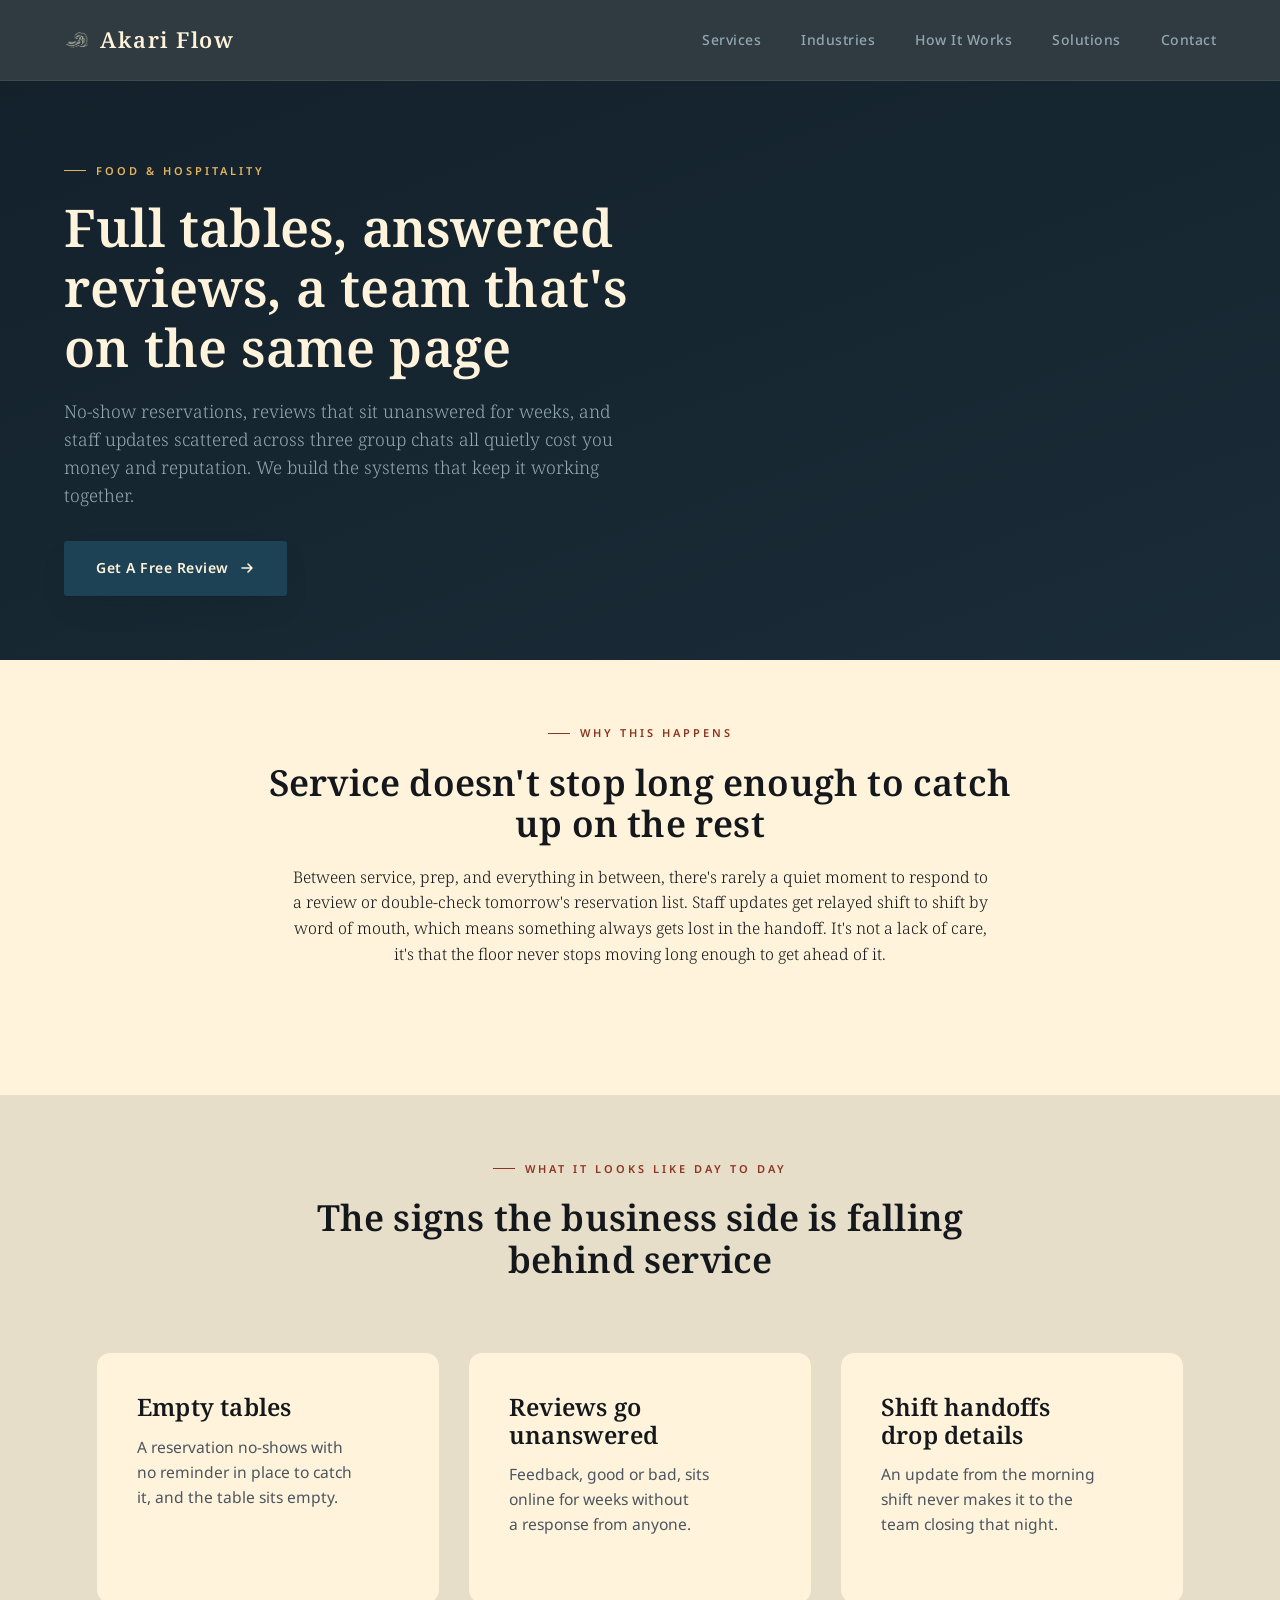
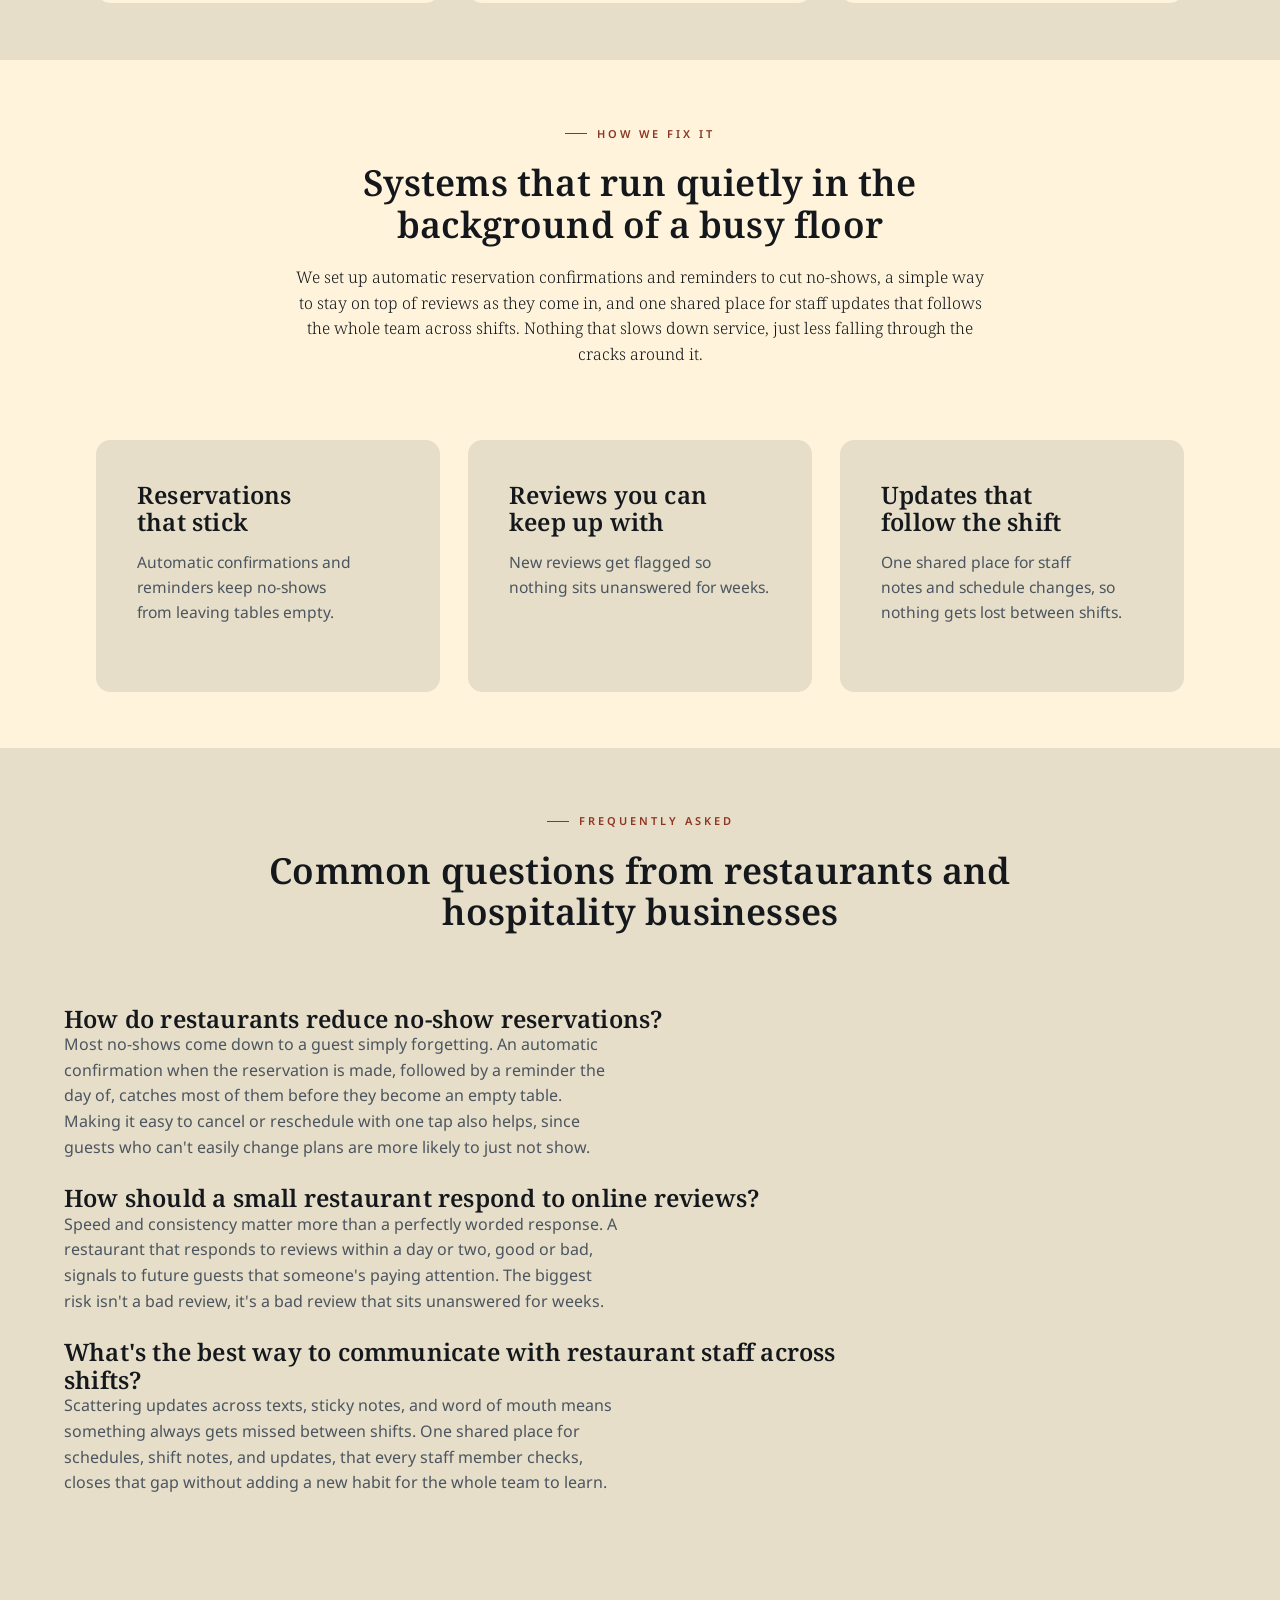
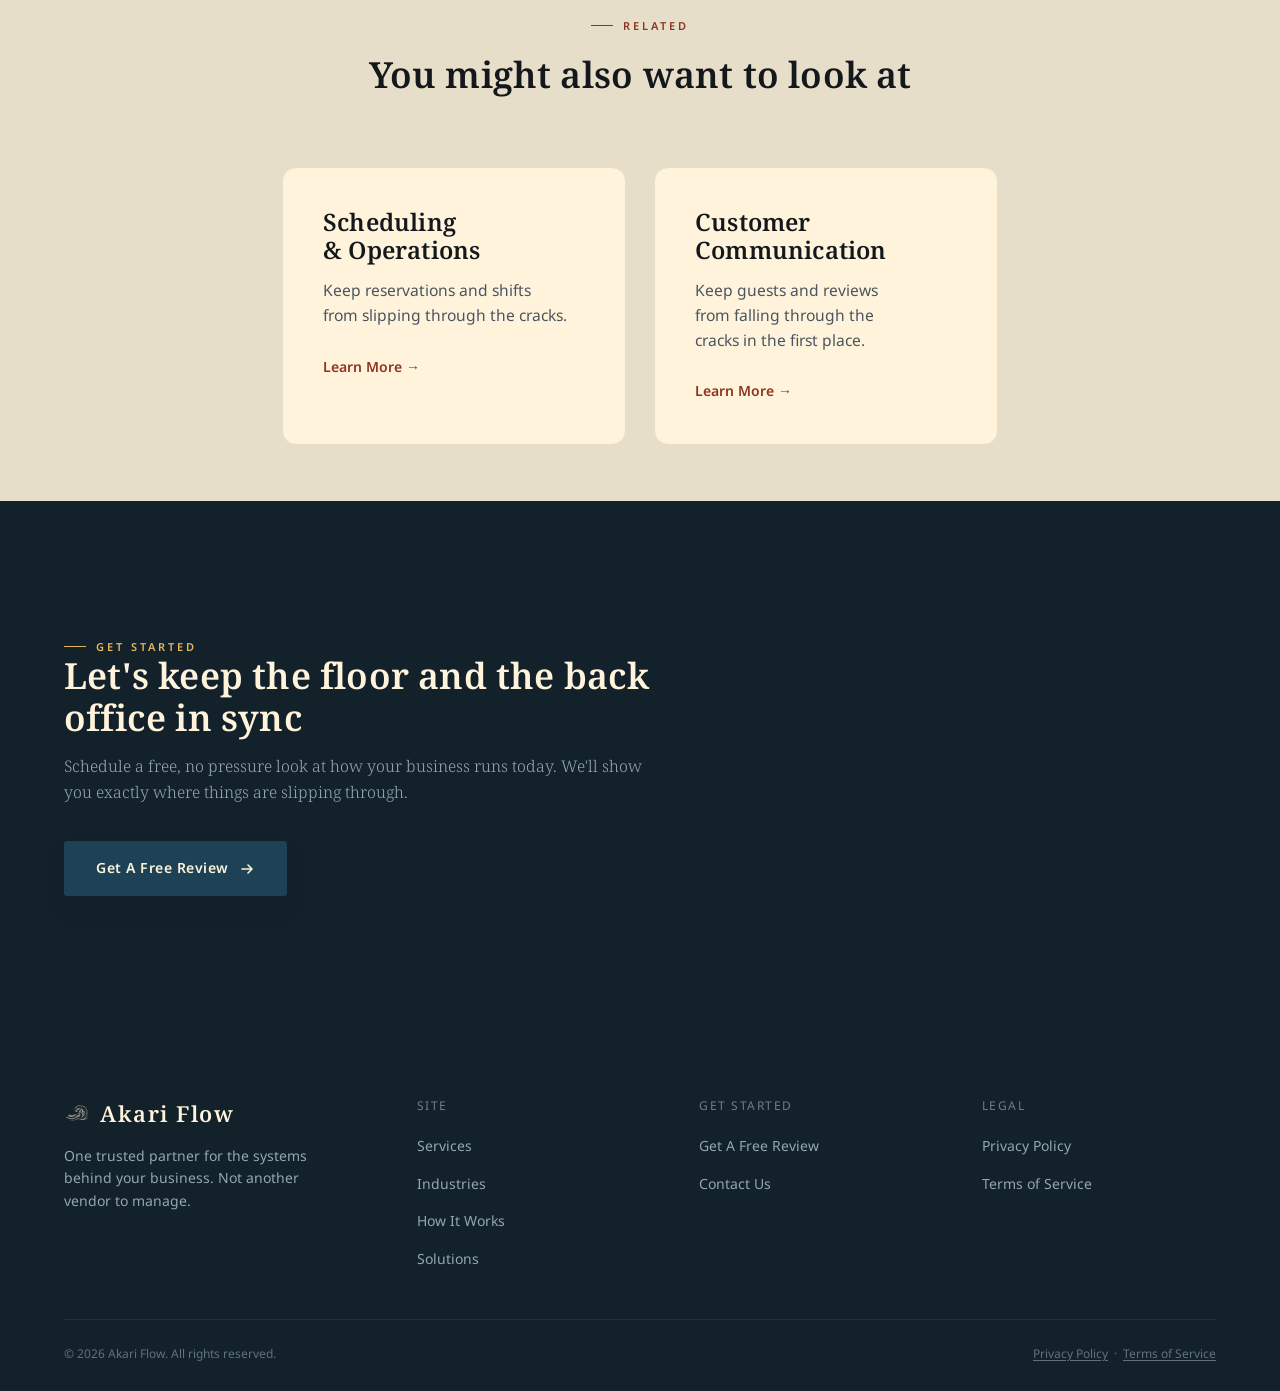
<file: industries/food-hospitality.html>
<!DOCTYPE html>
<html lang="en">
<head>
    <!-- Google tag (gtag.js) -->
<script async src="https://www.googletagmanager.com/gtag/js?id=G-LV3ZEP6WCH"></script>
<script>
  window.dataLayer = window.dataLayer || [];
  function gtag(){dataLayer.push(arguments);}
  gtag('js', new Date());

  gtag('config', 'G-LV3ZEP6WCH');
</script>
<meta charset="UTF-8" />
<meta name="viewport" content="width=device-width, initial-scale=1.0" />
<title>Food & Hospitality | Akari Flow</title>
<meta name="description" content="No-show reservations, unanswered reviews, and staff communication scattered across three group chats cost restaurants time and reputation. Akari Flow builds the systems that keep it all working together." />
<meta name="theme-color" content="#13212B" />

<meta property="og:type" content="website" />
<meta property="og:site_name" content="Akari Flow" />
<meta property="og:title" content="Food & Hospitality | Akari Flow" />
<meta property="og:description" content="We handle reservations, reviews, and staff communication, working together instead of against each other." />
<meta property="og:url" content="https://akariflow.com/industries/food-hospitality.html" />
<meta property="og:image" content="https://akariflow.com/assets/img/akariflow-og.png" />

<link rel="canonical" href="https://akariflow.com/industries/food-hospitality.html" />
<link rel="stylesheet" href="../css/style.css" />
<link rel="icon" type="image/x-icon" href="../assets/favicon/favicon.ico" />
<link rel="apple-touch-icon" sizes="180x180" href="../assets/favicon/apple-touch-icon.png" />

<script type="application/ld+json">
{
  "@context": "https://schema.org",
  "@type": "FAQPage",
  "mainEntity": [
    {
      "@type": "Question",
      "name": "How do restaurants reduce no-show reservations?",
      "acceptedAnswer": {
        "@type": "Answer",
        "text": "Most no-shows come down to a guest simply forgetting. An automatic confirmation when the reservation is made, followed by a reminder the day of, catches most of them before they become an empty table. Making it easy to cancel or reschedule with one tap also helps, since guests who can't easily change plans are more likely to just not show."
      }
    },
    {
      "@type": "Question",
      "name": "How should a small restaurant respond to online reviews?",
      "acceptedAnswer": {
        "@type": "Answer",
        "text": "Speed and consistency matter more than a perfectly worded response. A restaurant that responds to reviews within a day or two, good or bad, signals to future guests that someone's paying attention. The biggest risk isn't a bad review, it's a bad review that sits unanswered for weeks."
      }
    },
    {
      "@type": "Question",
      "name": "What's the best way to communicate with restaurant staff across shifts?",
      "acceptedAnswer": {
        "@type": "Answer",
        "text": "Scattering updates across texts, sticky notes, and word of mouth means something always gets missed between shifts. One shared place for schedules, shift notes, and updates, that every staff member checks, closes that gap without adding a new habit for the whole team to learn."
      }
    }
  ]
}
</script>
</head>
<body>

<a href="#main-content" class="skip-link">Skip to main content</a>

<header>
  <nav aria-label="Primary Navigation">
    <div class="container">
      <a href="../index.html" class="logo">
        <img class="logo-mark" src="../assets/logo/akari-icon-cream.png" alt="" width="26" height="26" />
        Akari Flow
      </a>

      <button class="nav-toggle" type="button" aria-label="Open menu" aria-expanded="false" aria-controls="nav-links">
        <span></span><span></span><span></span>
      </button>

      <ul class="nav-links" id="nav-links">
        <li><a href="../index.html#services">Services</a></li>
        <li><a href="../index.html#industries">Industries</a></li>
        <li><a href="../index.html#process">How It Works</a></li>
        <li><a href="../index.html#packages">Solutions</a></li>
        <li><a href="../index.html#contact">Contact</a></li>
        <li class="nav-links__cta"><a href="../index.html#calendly-widget" class="nav-button">Get A Free Review</a></li>
      </ul>
    </div>
  </nav>
</header>

<main id="main-content">

  <section class="interior-hero">
    <div class="container">
      <p class="eyebrow eyebrow--on-dark">Food & Hospitality</p>
      <h1>Full tables, answered reviews, a team that's on the same page</h1>
      <p class="lede">
        No-show reservations, reviews that sit unanswered for weeks, and staff updates scattered across three group
        chats all quietly cost you money and reputation. We build the systems that keep it working together.
      </p>
      <div class="hero-actions">
        <a href="../index.html#calendly-widget" class="btn btn--primary">
          Get A Free Review
          <svg width="16" height="16" viewBox="0 0 16 16" fill="none" xmlns="http://www.w3.org/2000/svg" aria-hidden="true">
            <path d="M3 8h10M9 4l4 4-4 4" stroke="currentColor" stroke-width="1.6" stroke-linecap="round" stroke-linejoin="round"/>
          </svg>
        </a>
      </div>
    </div>
  </section>

  <section class="section section--tight">
    <div class="container">
      <div class="section-heading reveal">
        <p class="eyebrow">Why This Happens</p>
        <h2>Service doesn't stop long enough to catch up on the rest</h2>
        <p class="lede">
          Between service, prep, and everything in between, there's rarely a quiet moment to respond to a review or
          double-check tomorrow's reservation list. Staff updates get relayed shift to shift by word of mouth, which
          means something always gets lost in the handoff. It's not a lack of care, it's that the floor never stops
          moving long enough to get ahead of it.
        </p>
      </div>
    </div>
  </section>

  <section class="section section--tight" style="background: var(--color-mist);">
    <div class="container">
      <div class="section-heading reveal">
        <p class="eyebrow">What It Looks Like Day To Day</p>
        <h2>The signs the business side is falling behind service</h2>
      </div>

      <div class="services-grid services-grid--wide reveal-group">
        <article class="service-card reveal" style="background: var(--color-paper);">
          <h3>Empty tables</h3>
          <p>A reservation no-shows with no reminder in place to catch it, and the table sits empty.</p>
        </article>

        <article class="service-card reveal" style="background: var(--color-paper);">
          <h3>Reviews go unanswered</h3>
          <p>Feedback, good or bad, sits online for weeks without a response from anyone.</p>
        </article>

        <article class="service-card reveal" style="background: var(--color-paper);">
          <h3>Shift handoffs drop details</h3>
          <p>An update from the morning shift never makes it to the team closing that night.</p>
        </article>
      </div>
    </div>
  </section>

  <section class="section section--tight">
    <div class="container">
      <div class="section-heading reveal">
        <p class="eyebrow">How We Fix It</p>
        <h2>Systems that run quietly in the background of a busy floor</h2>
        <p class="lede">
          We set up automatic reservation confirmations and reminders to cut no-shows, a simple way to stay on top
          of reviews as they come in, and one shared place for staff updates that follows the whole team across
          shifts. Nothing that slows down service, just less falling through the cracks around it.
        </p>
      </div>

      <div class="services-grid services-grid--wide reveal-group">
        <article class="service-card reveal">
          <h3>Reservations that stick</h3>
          <p>Automatic confirmations and reminders keep no-shows from leaving tables empty.</p>
        </article>

        <article class="service-card reveal">
          <h3>Reviews you can keep up with</h3>
          <p>New reviews get flagged so nothing sits unanswered for weeks.</p>
        </article>

        <article class="service-card reveal">
          <h3>Updates that follow the shift</h3>
          <p>One shared place for staff notes and schedule changes, so nothing gets lost between shifts.</p>
        </article>
      </div>
    </div>
  </section>

  <section class="section section--tight" style="background: var(--color-mist);">
    <div class="container">
      <div class="section-heading reveal">
        <p class="eyebrow">Frequently Asked</p>
        <h2>Common questions from restaurants and hospitality businesses</h2>
      </div>

      <div class="reveal-group" style="display:flex; flex-direction:column; gap:1.5rem; max-width: 780px;">
        <div class="reveal">
          <h3>How do restaurants reduce no-show reservations?</h3>
          <p>Most no-shows come down to a guest simply forgetting. An automatic confirmation when the reservation is
          made, followed by a reminder the day of, catches most of them before they become an empty table. Making it
          easy to cancel or reschedule with one tap also helps, since guests who can't easily change plans are more
          likely to just not show.</p>
        </div>
        <div class="reveal">
          <h3>How should a small restaurant respond to online reviews?</h3>
          <p>Speed and consistency matter more than a perfectly worded response. A restaurant that responds to
          reviews within a day or two, good or bad, signals to future guests that someone's paying attention. The
          biggest risk isn't a bad review, it's a bad review that sits unanswered for weeks.</p>
        </div>
        <div class="reveal">
          <h3>What's the best way to communicate with restaurant staff across shifts?</h3>
          <p>Scattering updates across texts, sticky notes, and word of mouth means something always gets missed
          between shifts. One shared place for schedules, shift notes, and updates, that every staff member checks,
          closes that gap without adding a new habit for the whole team to learn.</p>
        </div>
      </div>
    </div>
  </section>

  <section class="section section--tight" style="background: var(--color-mist);">
    <div class="container">
      <div class="section-heading reveal">
        <p class="eyebrow">Related</p>
        <h2>You might also want to look at</h2>
      </div>
      <div class="services-grid services-grid--wide reveal-group">
        <article class="service-card reveal" style="background: var(--color-paper);">
          <h3>Scheduling & Operations</h3>
          <p>Keep reservations and shifts from slipping through the cracks.</p>
          <a href="../services/scheduling-operations.html">Learn More →</a>
        </article>
        <article class="service-card reveal" style="background: var(--color-paper);">
          <h3>Customer Communication</h3>
          <p>Keep guests and reviews from falling through the cracks in the first place.</p>
          <a href="../services/customer-communication.html">Learn More →</a>
        </article>
      </div>
    </div>
  </section>

  <section id="contact" class="section contact-section">
    <div class="container">
      <div class="contact-columns">
        <div class="reveal">
          <p class="eyebrow eyebrow--on-dark">Get Started</p>
          <h2>Let's keep the floor and the back office in sync</h2>
          <p class="lede">
            Schedule a free, no pressure look at how your business runs today. We'll show you exactly where things are slipping through.
          </p>
          <a href="../index.html#calendly-widget" class="btn btn--primary">
            Get A Free Review
            <svg width="16" height="16" viewBox="0 0 16 16" fill="none" xmlns="http://www.w3.org/2000/svg" aria-hidden="true">
              <path d="M3 8h10M9 4l4 4-4 4" stroke="currentColor" stroke-width="1.6" stroke-linecap="round" stroke-linejoin="round"/>
            </svg>
          </a>
        </div>
      </div>
    </div>
  </section>

</main>

<footer>
  <div class="container">
    <div class="footer-top">
      <div class="footer-brand">
        <a href="../index.html" class="logo">
          <img class="logo-mark" src="../assets/logo/akari-icon-cream.png" alt="" width="26" height="26" />
          Akari Flow
        </a>
        <p>One trusted partner for the systems behind your business. Not another vendor to manage.</p>
      </div>

      <div class="footer-col">
        <span class="caption">Site</span>
        <ul>
          <li><a href="../index.html#services">Services</a></li>
          <li><a href="../index.html#industries">Industries</a></li>
          <li><a href="../index.html#process">How It Works</a></li>
          <li><a href="../index.html#packages">Solutions</a></li>
        </ul>
      </div>

      <div class="footer-col">
        <span class="caption">Get Started</span>
        <ul>
          <li><a href="../index.html#calendly-widget">Get A Free Review</a></li>
          <li><a href="../index.html#contact">Contact Us</a></li>
        </ul>
      </div>

      <div class="footer-col">
        <span class="caption">Legal</span>
        <ul>
          <li><a href="../privacy-policy.html">Privacy Policy</a></li>
          <li><a href="../terms.html">Terms of Service</a></li>
        </ul>
      </div>
    </div>

    <div class="footer-bottom">
      <p>© 2026 Akari Flow. All rights reserved.</p>
      <p><a href="../privacy-policy.html">Privacy Policy</a> &nbsp;·&nbsp; <a href="../terms.html">Terms of Service</a></p>
    </div>
  </div>
</footer>

<script src="../js/main.js"></script>
</body>
</html>
</file>
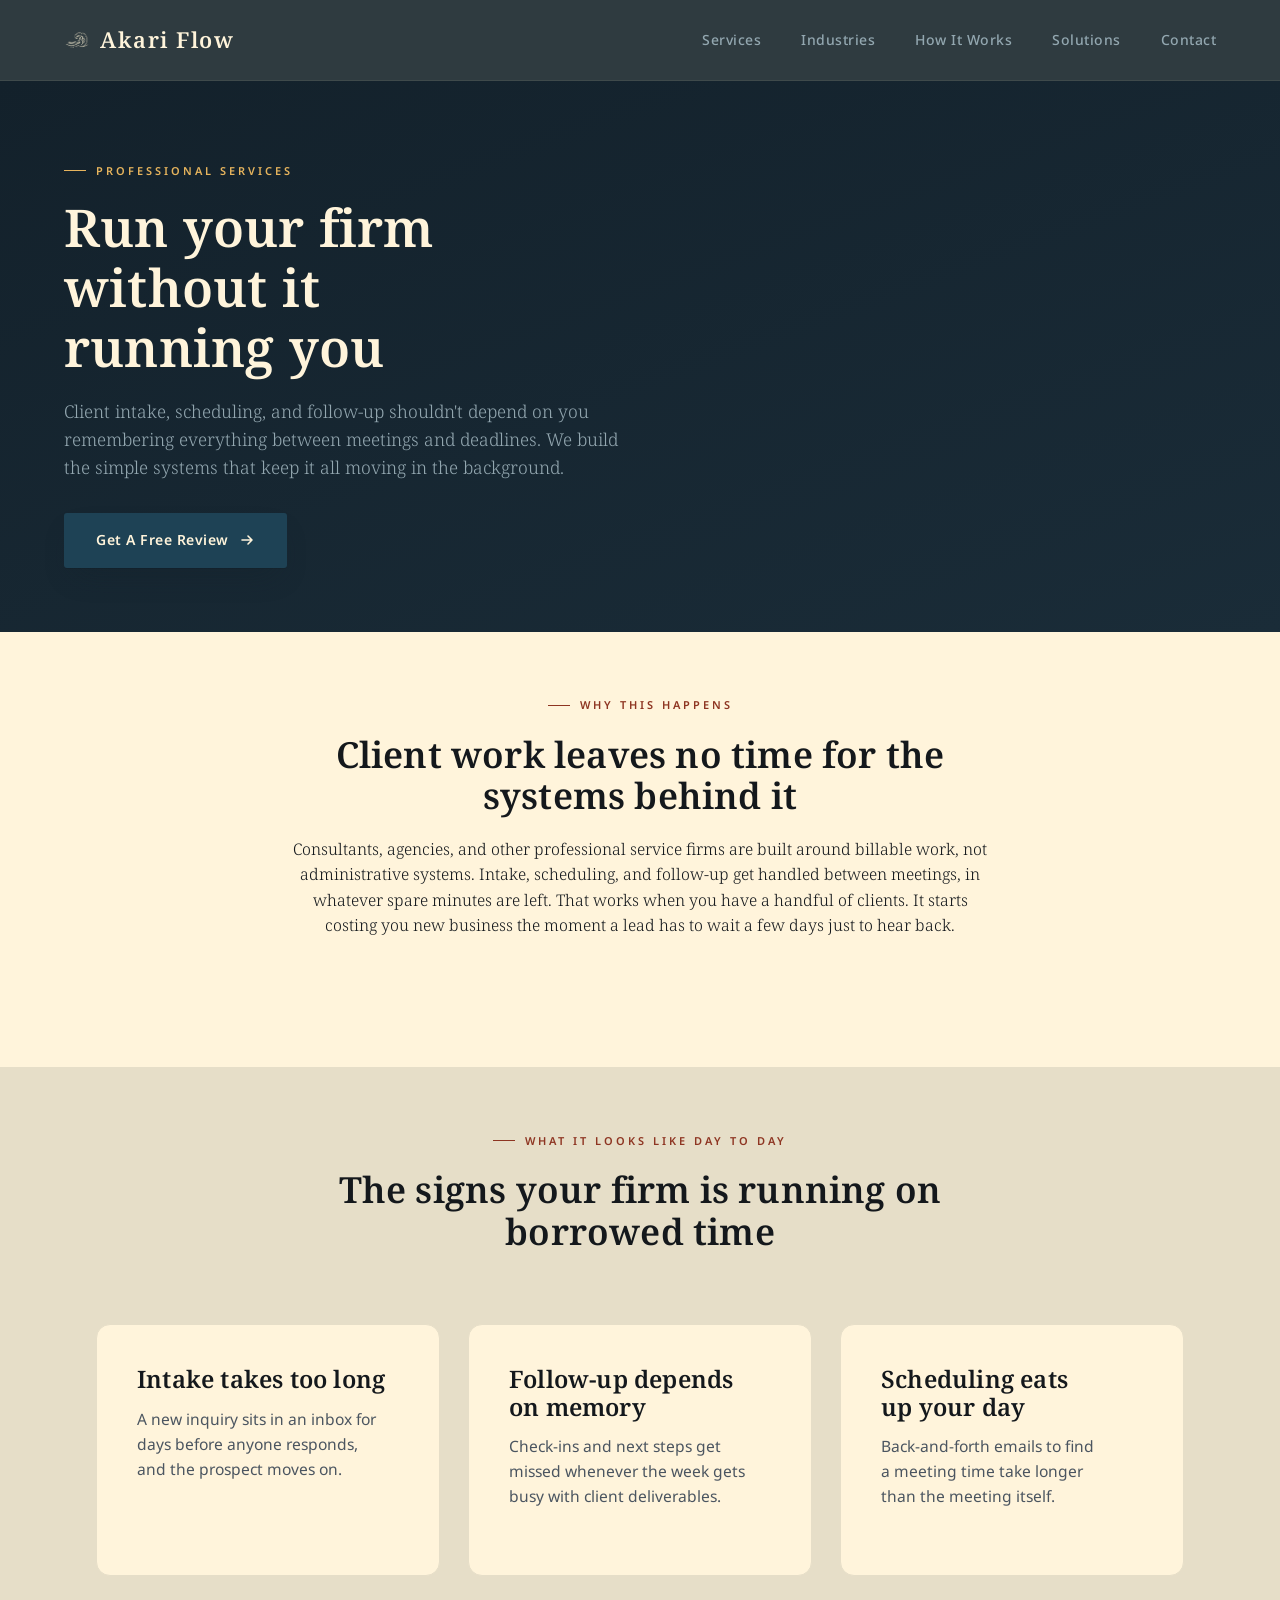
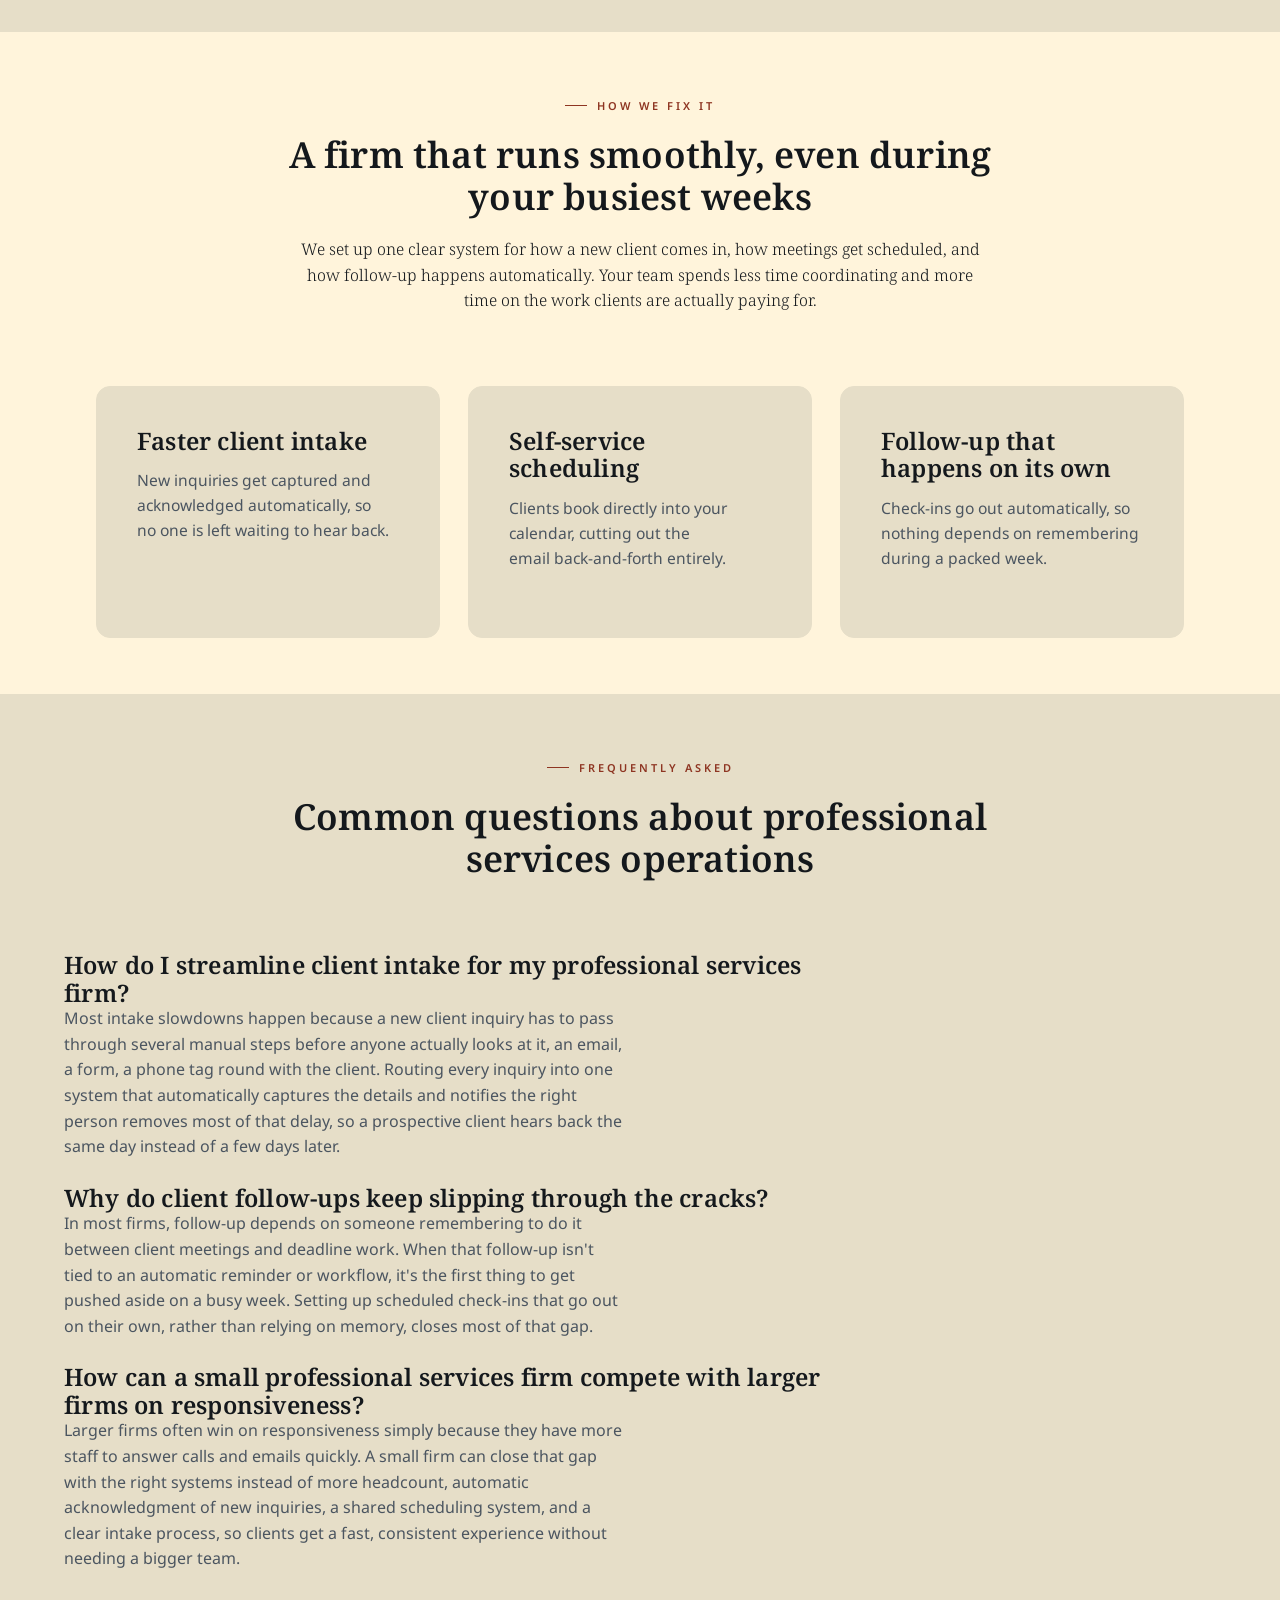
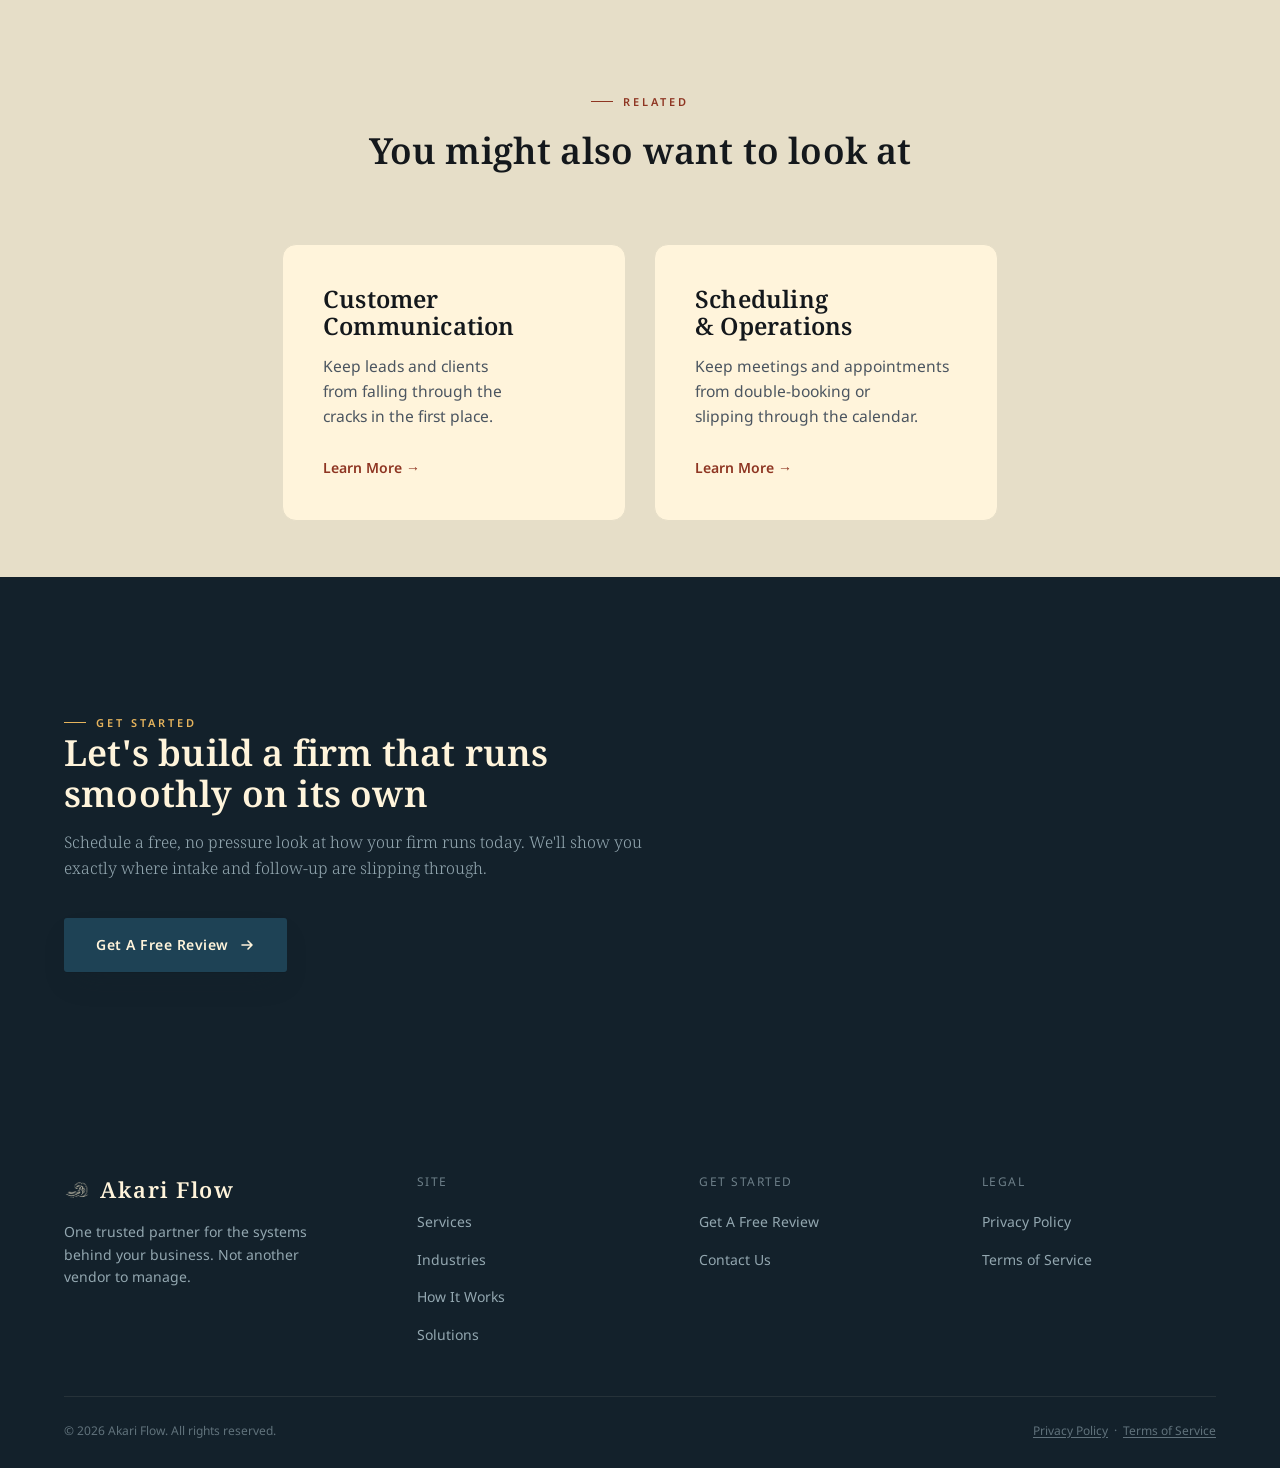
<file: industries/professional-services.html>
<!DOCTYPE html>
<html lang="en">
<head>
    <!-- Google tag (gtag.js) -->
<script async src="https://www.googletagmanager.com/gtag/js?id=G-LV3ZEP6WCH"></script>
<script>
  window.dataLayer = window.dataLayer || [];
  function gtag(){dataLayer.push(arguments);}
  gtag('js', new Date());

  gtag('config', 'G-LV3ZEP6WCH');
</script>
<meta charset="UTF-8" />
<meta name="viewport" content="width=device-width, initial-scale=1.0" />
<title>Professional Services | Akari Flow</title>
<meta name="description" content="Client intake, scheduling, and follow-up shouldn't fall on you alone. Akari Flow builds simple systems so professional service firms run smoothly in the background while you do the work." />
<meta name="theme-color" content="#13212B" />

<meta property="og:type" content="website" />
<meta property="og:site_name" content="Akari Flow" />
<meta property="og:title" content="Professional Services | Akari Flow" />
<meta property="og:description" content="We build the systems that keep client intake, scheduling, and follow-up running smoothly in the background, so you can focus on the work itself." />
<meta property="og:url" content="https://akariflow.com/industries/professional-services.html" />
<meta property="og:image" content="https://akariflow.com/assets/img/akariflow-og.png" />

<meta name="twitter:card" content="summary_large_image" />
<meta name="twitter:title" content="Professional Services | Akari Flow" />
<meta name="twitter:description" content="We build the systems that keep client intake, scheduling, and follow-up running smoothly in the background." />
<meta name="twitter:image" content="https://akariflow.com/assets/img/akariflow-og.png" />

<link rel="canonical" href="https://akariflow.com/industries/professional-services.html" />
<link rel="stylesheet" href="../css/style.css" />
<link rel="icon" type="image/x-icon" href="../assets/favicon/favicon.ico" />
<link rel="apple-touch-icon" sizes="180x180" href="../assets/favicon/apple-touch-icon.png" />

<script type="application/ld+json">
{
  "@context": "https://schema.org",
  "@graph": [
    {
      "@type": "FAQPage",
      "mainEntity": [
        {
          "@type": "Question",
          "name": "How do I streamline client intake for my professional services firm?",
          "acceptedAnswer": {
            "@type": "Answer",
            "text": "Most intake slowdowns happen because a new client inquiry has to pass through several manual steps before anyone actually looks at it, an email, a form, a phone tag round with the client. Routing every inquiry into one system that automatically captures the details and notifies the right person removes most of that delay, so a prospective client hears back the same day instead of a few days later."
          }
        },
        {
          "@type": "Question",
          "name": "Why do client follow-ups keep slipping through the cracks?",
          "acceptedAnswer": {
            "@type": "Answer",
            "text": "In most firms, follow-up depends on someone remembering to do it between client meetings and deadline work. When that follow-up isn't tied to an automatic reminder or workflow, it's the first thing to get pushed aside on a busy week. Setting up scheduled check-ins that go out on their own, rather than relying on memory, closes most of that gap."
          }
        },
        {
          "@type": "Question",
          "name": "How can a small professional services firm compete with larger firms on responsiveness?",
          "acceptedAnswer": {
            "@type": "Answer",
            "text": "Larger firms often win on responsiveness simply because they have more staff to answer calls and emails quickly. A small firm can close that gap with the right systems instead of more headcount, automatic acknowledgment of new inquiries, a shared scheduling system, and a clear intake process, so clients get a fast, consistent experience without needing a bigger team."
          }
        }
      ]
    },
    {
      "@type": "BreadcrumbList",
      "itemListElement": [
        {
          "@type": "ListItem",
          "position": 1,
          "name": "Home",
          "item": "https://akariflow.com/"
        },
        {
          "@type": "ListItem",
          "position": 2,
          "name": "Industries",
          "item": "https://akariflow.com/#industries"
        },
        {
          "@type": "ListItem",
          "position": 3,
          "name": "Professional Services",
          "item": "https://akariflow.com/industries/professional-services.html"
        }
      ]
    }
  ]
}
</script>
</head>
<body>

<a href="#main-content" class="skip-link">Skip to main content</a>

<header>
  <nav aria-label="Primary Navigation">
    <div class="container">
      <a href="../index.html" class="logo">
        <img class="logo-mark" src="../assets/logo/akari-icon-cream.png" alt="" width="26" height="26" />
        Akari Flow
      </a>

      <button class="nav-toggle" type="button" aria-label="Open menu" aria-expanded="false" aria-controls="nav-links">
        <span></span><span></span><span></span>
      </button>

      <ul class="nav-links" id="nav-links">
        <li><a href="../index.html#services">Services</a></li>
        <li><a href="../index.html#industries">Industries</a></li>
        <li><a href="../index.html#process">How It Works</a></li>
        <li><a href="../index.html#packages">Solutions</a></li>
        <li><a href="../index.html#contact">Contact</a></li>
        <li class="nav-links__cta"><a href="../index.html#calendly-widget" class="nav-button">Get A Free Review</a></li>
      </ul>
    </div>
  </nav>
</header>

<main id="main-content">

  <section class="interior-hero">
    <div class="container">
      <p class="eyebrow eyebrow--on-dark">Professional Services</p>
      <h1>Run your firm without it running you</h1>
      <p class="lede">
        Client intake, scheduling, and follow-up shouldn't depend on you remembering everything between meetings
        and deadlines. We build the simple systems that keep it all moving in the background.
      </p>
      <div class="hero-actions">
        <a href="../index.html#calendly-widget" class="btn btn--primary">
          Get A Free Review
          <svg width="16" height="16" viewBox="0 0 16 16" fill="none" xmlns="http://www.w3.org/2000/svg" aria-hidden="true">
            <path d="M3 8h10M9 4l4 4-4 4" stroke="currentColor" stroke-width="1.6" stroke-linecap="round" stroke-linejoin="round"/>
          </svg>
        </a>
      </div>
    </div>
  </section>

  <section class="section section--tight">
    <div class="container">
      <div class="section-heading reveal">
        <p class="eyebrow">Why This Happens</p>
        <h2>Client work leaves no time for the systems behind it</h2>
        <p class="lede">
          Consultants, agencies, and other professional service firms are built around billable work, not
          administrative systems. Intake, scheduling, and follow-up get handled between meetings, in whatever
          spare minutes are left. That works when you have a handful of clients. It starts costing you new business
          the moment a lead has to wait a few days just to hear back.
        </p>
      </div>
    </div>
  </section>

  <section class="section section--tight" style="background: var(--color-mist);">
    <div class="container">
      <div class="section-heading reveal">
        <p class="eyebrow">What It Looks Like Day To Day</p>
        <h2>The signs your firm is running on borrowed time</h2>
      </div>

      <div class="services-grid services-grid--wide reveal-group">
        <article class="service-card reveal" style="background: var(--color-paper);">
          <h3>Intake takes too long</h3>
          <p>A new inquiry sits in an inbox for days before anyone responds, and the prospect moves on.</p>
        </article>

        <article class="service-card reveal" style="background: var(--color-paper);">
          <h3>Follow-up depends on memory</h3>
          <p>Check-ins and next steps get missed whenever the week gets busy with client deliverables.</p>
        </article>

        <article class="service-card reveal" style="background: var(--color-paper);">
          <h3>Scheduling eats up your day</h3>
          <p>Back-and-forth emails to find a meeting time take longer than the meeting itself.</p>
        </article>
      </div>
    </div>
  </section>

  <section class="section section--tight">
    <div class="container">
      <div class="section-heading reveal">
        <p class="eyebrow">How We Fix It</p>
        <h2>A firm that runs smoothly, even during your busiest weeks</h2>
        <p class="lede">
          We set up one clear system for how a new client comes in, how meetings get scheduled, and how follow-up
          happens automatically. Your team spends less time coordinating and more time on the work clients are
          actually paying for.
        </p>
      </div>

      <div class="services-grid services-grid--wide reveal-group">
        <article class="service-card reveal">
          <h3>Faster client intake</h3>
          <p>New inquiries get captured and acknowledged automatically, so no one is left waiting to hear back.</p>
        </article>

        <article class="service-card reveal">
          <h3>Self-service scheduling</h3>
          <p>Clients book directly into your calendar, cutting out the email back-and-forth entirely.</p>
        </article>

        <article class="service-card reveal">
          <h3>Follow-up that happens on its own</h3>
          <p>Check-ins go out automatically, so nothing depends on remembering during a packed week.</p>
        </article>
      </div>
    </div>
  </section>

  <section class="section section--tight" style="background: var(--color-mist);">
    <div class="container">
      <div class="section-heading reveal">
        <p class="eyebrow">Frequently Asked</p>
        <h2>Common questions about professional services operations</h2>
      </div>

      <div class="reveal-group" style="display:flex; flex-direction:column; gap:1.5rem; max-width: 780px;">
        <div class="reveal">
          <h3>How do I streamline client intake for my professional services firm?</h3>
          <p>Most intake slowdowns happen because a new client inquiry has to pass through several manual steps
          before anyone actually looks at it, an email, a form, a phone tag round with the client. Routing every
          inquiry into one system that automatically captures the details and notifies the right person removes
          most of that delay, so a prospective client hears back the same day instead of a few days later.</p>
        </div>
        <div class="reveal">
          <h3>Why do client follow-ups keep slipping through the cracks?</h3>
          <p>In most firms, follow-up depends on someone remembering to do it between client meetings and deadline
          work. When that follow-up isn't tied to an automatic reminder or workflow, it's the first thing to get
          pushed aside on a busy week. Setting up scheduled check-ins that go out on their own, rather than relying
          on memory, closes most of that gap.</p>
        </div>
        <div class="reveal">
          <h3>How can a small professional services firm compete with larger firms on responsiveness?</h3>
          <p>Larger firms often win on responsiveness simply because they have more staff to answer calls and
          emails quickly. A small firm can close that gap with the right systems instead of more headcount,
          automatic acknowledgment of new inquiries, a shared scheduling system, and a clear intake process, so
          clients get a fast, consistent experience without needing a bigger team.</p>
        </div>
      </div>
    </div>
  </section>

  <section class="section section--tight" style="background: var(--color-mist);">
    <div class="container">
      <div class="section-heading reveal">
        <p class="eyebrow">Related</p>
        <h2>You might also want to look at</h2>
      </div>
      <div class="services-grid services-grid--wide reveal-group">
        <article class="service-card reveal" style="background: var(--color-paper);">
          <h3>Customer Communication</h3>
          <p>Keep leads and clients from falling through the cracks in the first place.</p>
          <a href="../services/customer-communication.html">Learn More →</a>
        </article>
        <article class="service-card reveal" style="background: var(--color-paper);">
          <h3>Scheduling & Operations</h3>
          <p>Keep meetings and appointments from double-booking or slipping through the calendar.</p>
          <a href="../services/scheduling-operations.html">Learn More →</a>
        </article>
      </div>
    </div>
  </section>

  <section id="contact" class="section contact-section">
    <div class="container">
      <div class="contact-columns">
        <div class="reveal">
          <p class="eyebrow eyebrow--on-dark">Get Started</p>
          <h2>Let's build a firm that runs smoothly on its own</h2>
          <p class="lede">
            Schedule a free, no pressure look at how your firm runs today. We'll show you exactly where intake and follow-up are slipping through.
          </p>
          <a href="../index.html#calendly-widget" class="btn btn--primary">
            Get A Free Review
            <svg width="16" height="16" viewBox="0 0 16 16" fill="none" xmlns="http://www.w3.org/2000/svg" aria-hidden="true">
              <path d="M3 8h10M9 4l4 4-4 4" stroke="currentColor" stroke-width="1.6" stroke-linecap="round" stroke-linejoin="round"/>
            </svg>
          </a>
        </div>
      </div>
    </div>
  </section>

</main>

<footer>
  <div class="container">
    <div class="footer-top">
      <div class="footer-brand">
        <a href="../index.html" class="logo">
          <img class="logo-mark" src="../assets/logo/akari-icon-cream.png" alt="" width="26" height="26" />
          Akari Flow
        </a>
        <p>One trusted partner for the systems behind your business. Not another vendor to manage.</p>
      </div>

      <div class="footer-col">
        <span class="caption">Site</span>
        <ul>
          <li><a href="../index.html#services">Services</a></li>
          <li><a href="../index.html#industries">Industries</a></li>
          <li><a href="../index.html#process">How It Works</a></li>
          <li><a href="../index.html#packages">Solutions</a></li>
        </ul>
      </div>

      <div class="footer-col">
        <span class="caption">Get Started</span>
        <ul>
          <li><a href="../index.html#calendly-widget">Get A Free Review</a></li>
          <li><a href="../index.html#contact">Contact Us</a></li>
        </ul>
      </div>

      <div class="footer-col">
        <span class="caption">Legal</span>
        <ul>
          <li><a href="../privacy-policy.html">Privacy Policy</a></li>
          <li><a href="../terms.html">Terms of Service</a></li>
        </ul>
      </div>
    </div>

    <div class="footer-bottom">
      <p>© 2026 Akari Flow. All rights reserved.</p>
      <p><a href="../privacy-policy.html">Privacy Policy</a> &nbsp;·&nbsp; <a href="../terms.html">Terms of Service</a></p>
    </div>
  </div>
</footer>

<script src="../js/main.js"></script>
</body>
</html>
</file>
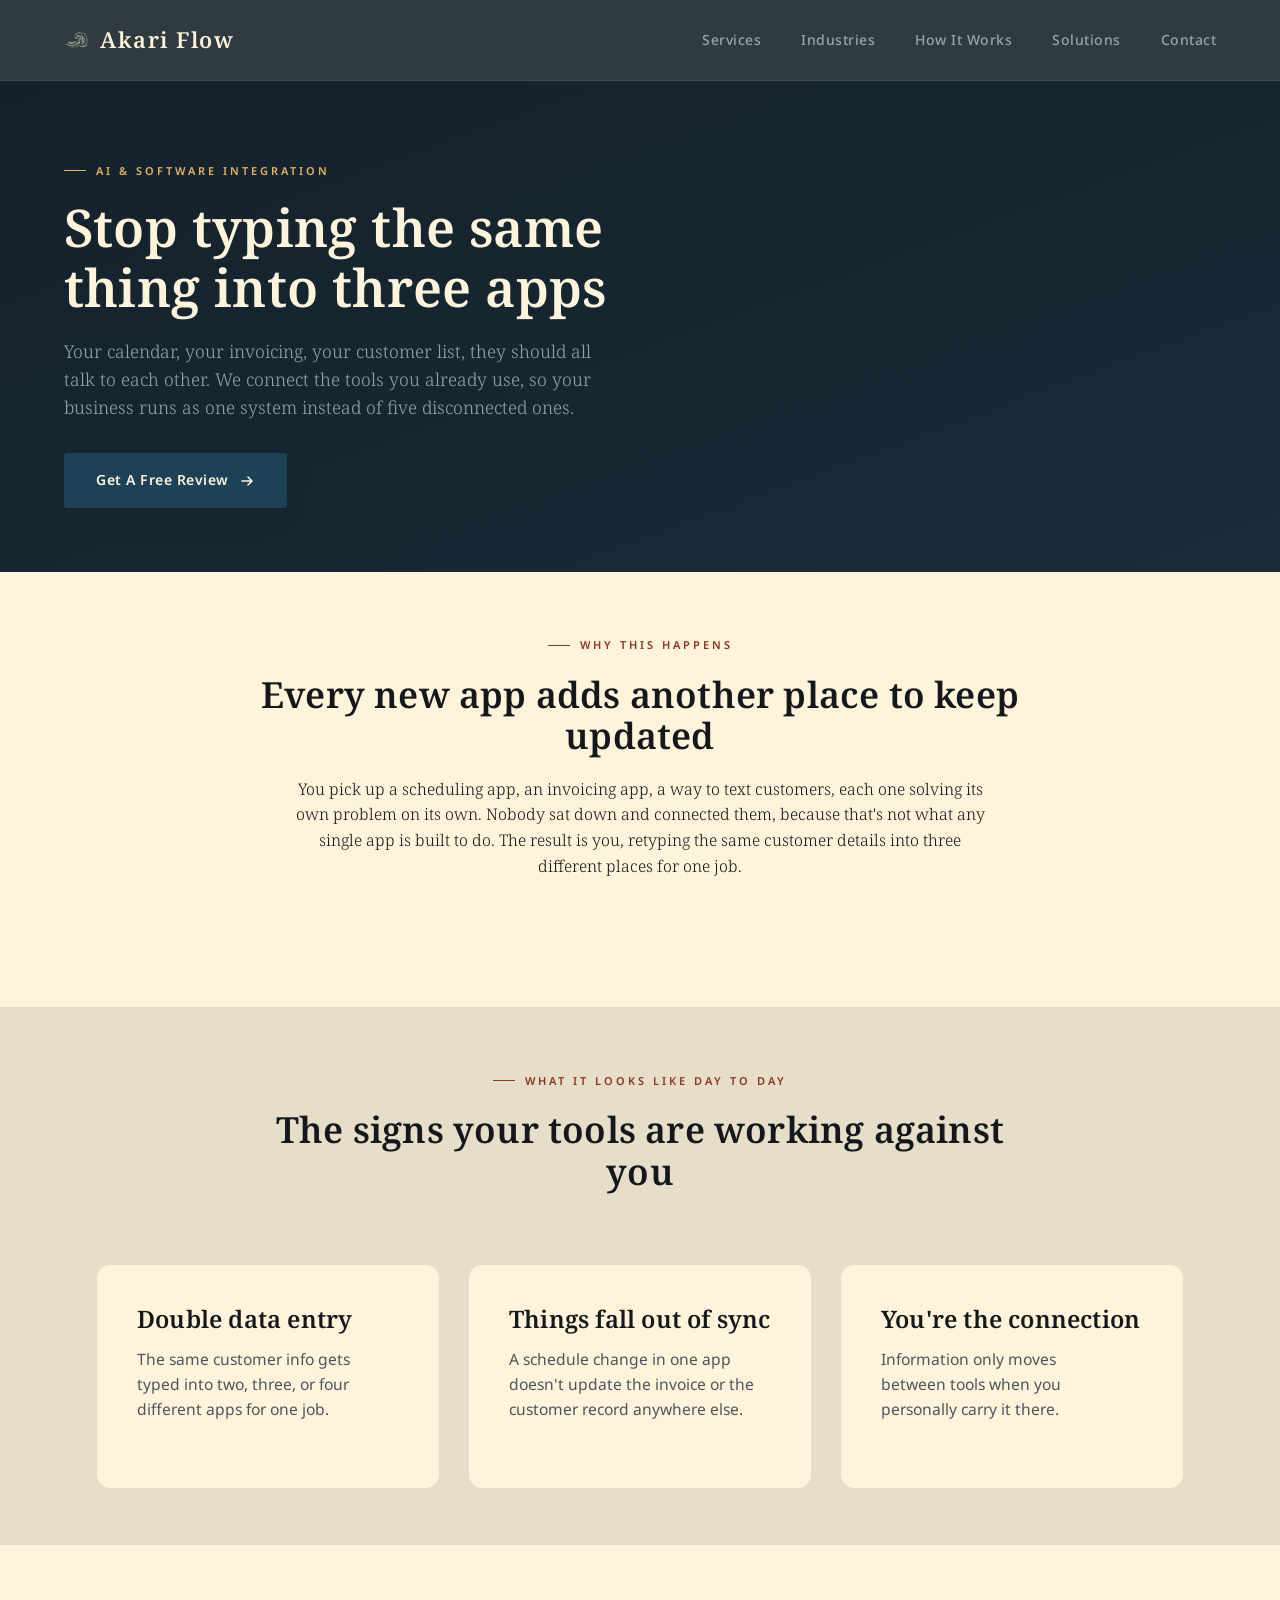
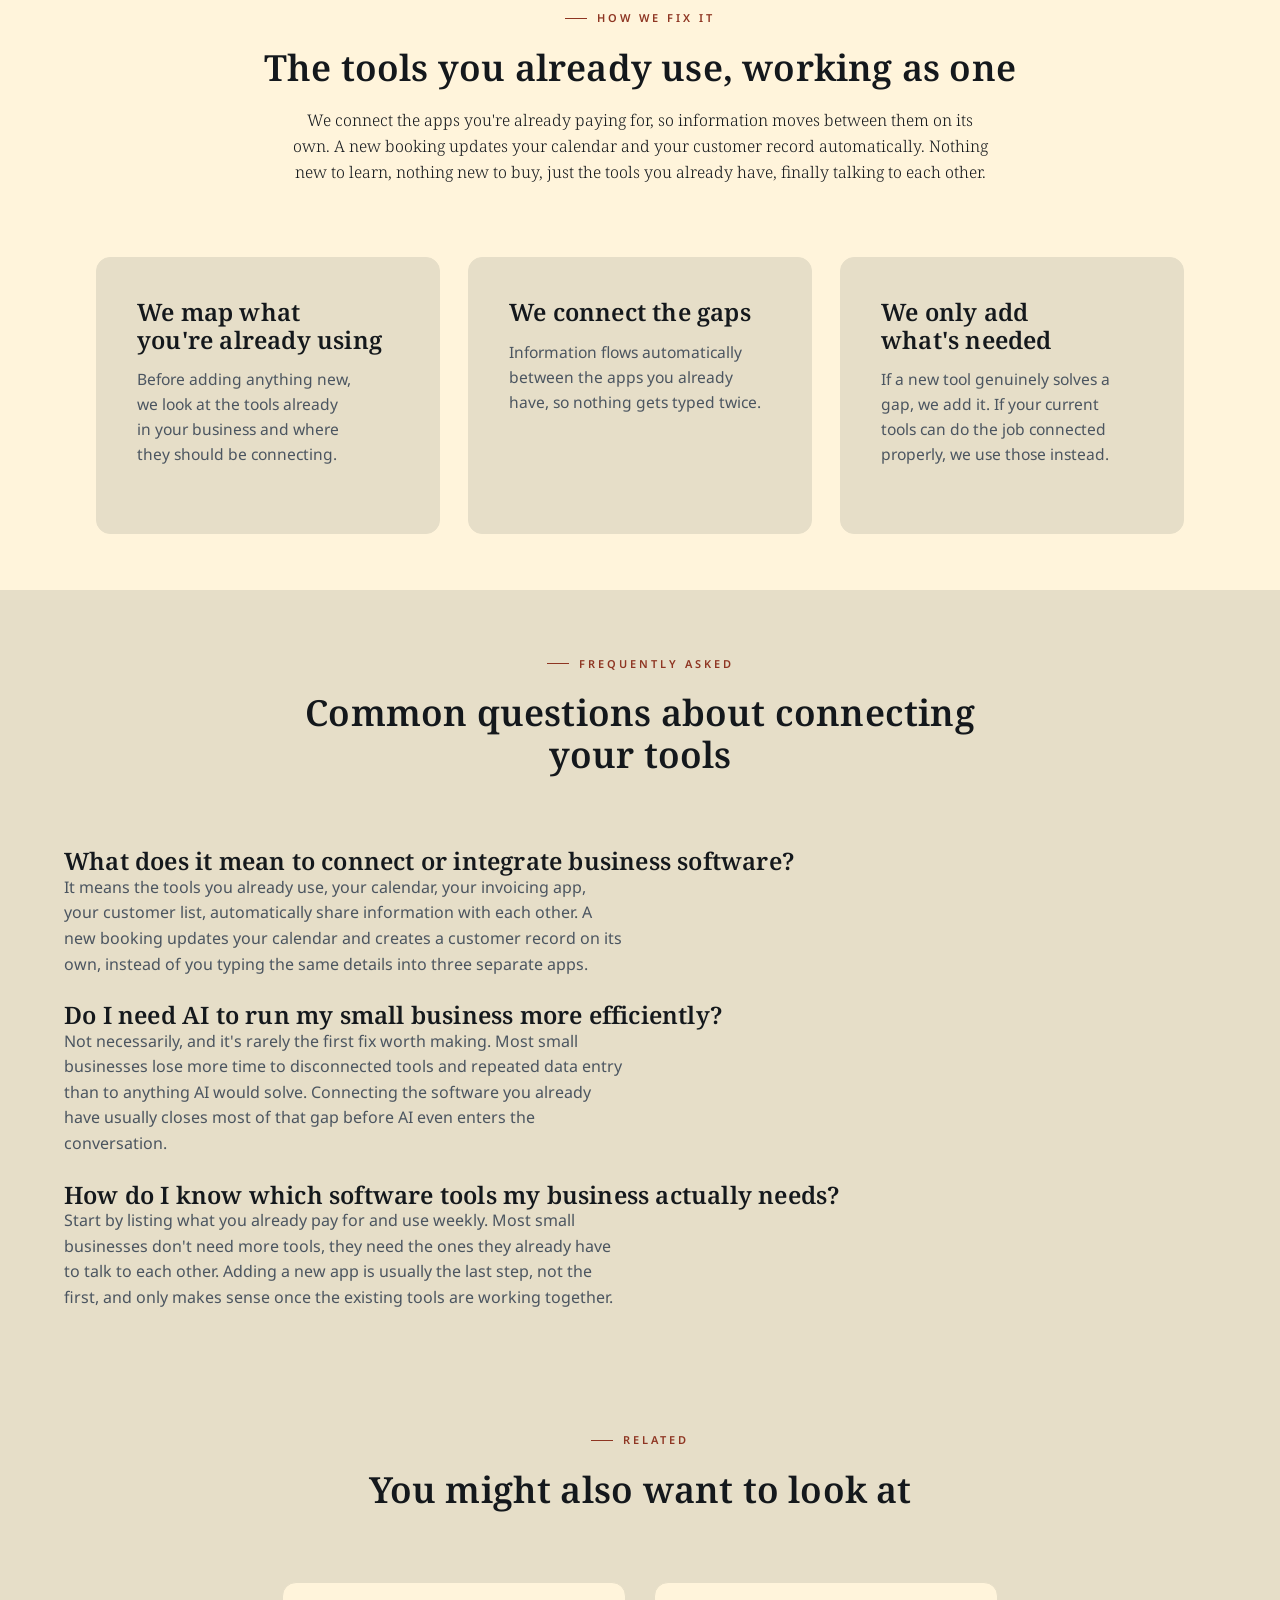
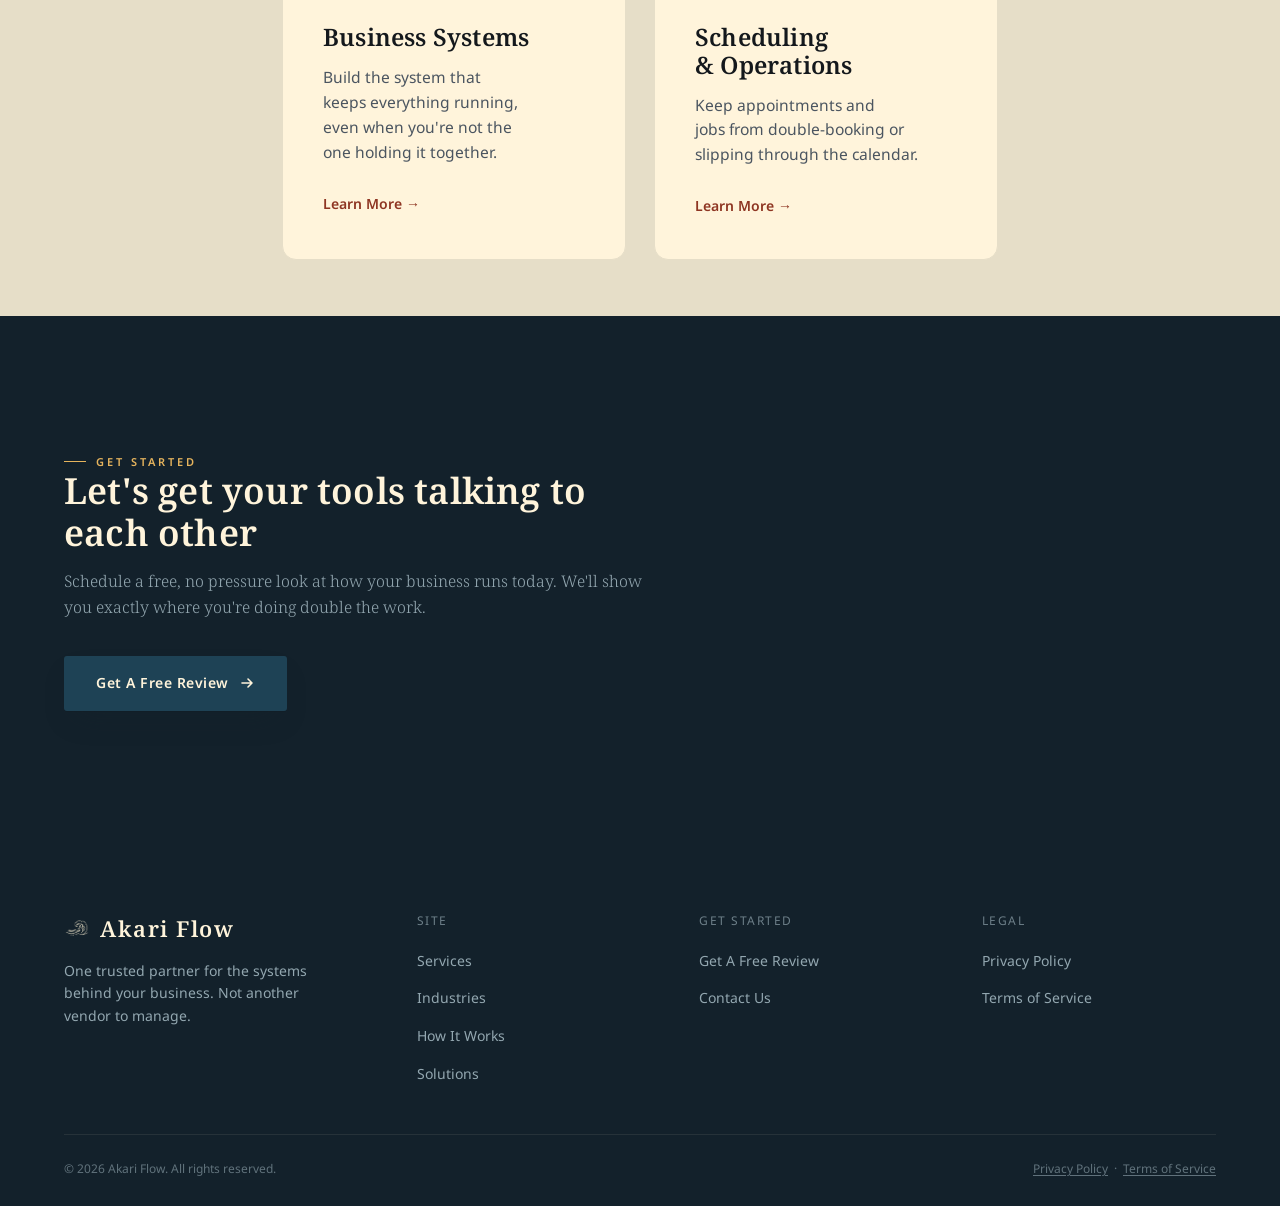
<file: services/ai-integration.html>
<!DOCTYPE html>
<html lang="en">
<head>
<!-- Google tag (gtag.js) -->
<script async src="https://www.googletagmanager.com/gtag/js?id=G-LV3ZEP6WCH"></script>
<script>
  window.dataLayer = window.dataLayer || [];
  function gtag(){dataLayer.push(arguments);}
  gtag('js', new Date());

  gtag('config', 'G-LV3ZEP6WCH');
</script>
<meta charset="UTF-8" />
<meta name="viewport" content="width=device-width, initial-scale=1.0" />
<title>AI & Software Integration | Akari Flow</title>
<meta name="description" content="Typing the same information into three different apps costs you hours every week. Akari Flow connects the tools you already use, so your business runs as one system, not five." />
<meta name="theme-color" content="#13212B" />

<meta property="og:type" content="website" />
<meta property="og:site_name" content="Akari Flow" />
<meta property="og:title" content="AI & Software Integration | Akari Flow" />
<meta property="og:description" content="We connect the tools you already use so information flows between them automatically, instead of you typing it three times." />
<meta property="og:url" content="https://akariflow.com/services/ai-integration.html" />
<meta property="og:image" content="https://akariflow.com/assets/img/akariflow-og.png" />

<link rel="canonical" href="https://akariflow.com/services/ai-integration.html" />
<link rel="stylesheet" href="../css/style.css" />
<link rel="icon" type="image/x-icon" href="../assets/favicon/favicon.ico" />
<link rel="apple-touch-icon" sizes="180x180" href="../assets/favicon/apple-touch-icon.png" />

<script type="application/ld+json">
{
  "@context": "https://schema.org",
  "@graph": [
    {
      "@type": "FAQPage",
      "mainEntity": [
        {
          "@type": "Question",
          "name": "What does it mean to connect or integrate business software?",
          "acceptedAnswer": {
            "@type": "Answer",
            "text": "It means the tools you already use, your calendar, your invoicing app, your customer list, automatically share information with each other. A new booking updates your calendar and creates a customer record on its own, instead of you typing the same details into three separate apps."
          }
        },
        {
          "@type": "Question",
          "name": "Do I need AI to run my small business more efficiently?",
          "acceptedAnswer": {
            "@type": "Answer",
            "text": "Not necessarily, and it's rarely the first fix worth making. Most small businesses lose more time to disconnected tools and repeated data entry than to anything AI would solve. Connecting the software you already have usually closes most of that gap before AI even enters the conversation."
          }
        },
        {
          "@type": "Question",
          "name": "How do I know which software tools my business actually needs?",
          "acceptedAnswer": {
            "@type": "Answer",
            "text": "Start by listing what you already pay for and use weekly. Most small businesses don't need more tools, they need the ones they already have to talk to each other. Adding a new app is usually the last step, not the first, and only makes sense once the existing tools are working together."
          }
        }
      ]
    },
    {
      "@type": "BreadcrumbList",
      "itemListElement": [
        {
          "@type": "ListItem",
          "position": 1,
          "name": "Home",
          "item": "https://akariflow.com/"
        },
        {
          "@type": "ListItem",
          "position": 2,
          "name": "Services",
          "item": "https://akariflow.com/#services"
        },
        {
          "@type": "ListItem",
          "position": 3,
          "name": "AI & Software Integration",
          "item": "https://akariflow.com/services/ai-integration.html"
        }
      ]
    }
  ]
}
</script>
</head>
<body>

<a href="#main-content" class="skip-link">Skip to main content</a>

<header>
  <nav aria-label="Primary Navigation">
    <div class="container">
      <a href="../index.html" class="logo">
        <img class="logo-mark" src="../assets/logo/akari-icon-cream.png" alt="" width="26" height="26" />
        Akari Flow
      </a>

      <button class="nav-toggle" type="button" aria-label="Open menu" aria-expanded="false" aria-controls="nav-links">
        <span></span><span></span><span></span>
      </button>

      <ul class="nav-links" id="nav-links">
        <li><a href="../index.html#services">Services</a></li>
        <li><a href="../index.html#industries">Industries</a></li>
        <li><a href="../index.html#process">How It Works</a></li>
        <li><a href="../index.html#packages">Solutions</a></li>
        <li><a href="../index.html#contact">Contact</a></li>
        <li class="nav-links__cta"><a href="../index.html#calendly-widget" class="nav-button">Get A Free Review</a></li>
      </ul>
    </div>
  </nav>
</header>

<main id="main-content">

  <section class="interior-hero">
    <div class="container">
      <p class="eyebrow eyebrow--on-dark">AI & Software Integration</p>
      <h1>Stop typing the same thing into three apps</h1>
      <p class="lede">
        Your calendar, your invoicing, your customer list, they should all talk to each other. We connect the tools
        you already use, so your business runs as one system instead of five disconnected ones.
      </p>
      <div class="hero-actions">
        <a href="../index.html#calendly-widget" class="btn btn--primary">
          Get A Free Review
          <svg width="16" height="16" viewBox="0 0 16 16" fill="none" xmlns="http://www.w3.org/2000/svg" aria-hidden="true">
            <path d="M3 8h10M9 4l4 4-4 4" stroke="currentColor" stroke-width="1.6" stroke-linecap="round" stroke-linejoin="round"/>
          </svg>
        </a>
      </div>
    </div>
  </section>

  <section class="section section--tight">
    <div class="container">
      <div class="section-heading reveal">
        <p class="eyebrow">Why This Happens</p>
        <h2>Every new app adds another place to keep updated</h2>
        <p class="lede">
          You pick up a scheduling app, an invoicing app, a way to text customers, each one solving its own problem
          on its own. Nobody sat down and connected them, because that's not what any single app is built to do.
          The result is you, retyping the same customer details into three different places for one job.
        </p>
      </div>
    </div>
  </section>

  <section class="section section--tight" style="background: var(--color-mist);">
    <div class="container">
      <div class="section-heading reveal">
        <p class="eyebrow">What It Looks Like Day To Day</p>
        <h2>The signs your tools are working against you</h2>
      </div>

      <div class="services-grid services-grid--wide reveal-group">
        <article class="service-card reveal" style="background: var(--color-paper);">
          <h3>Double data entry</h3>
          <p>The same customer info gets typed into two, three, or four different apps for one job.</p>
        </article>

        <article class="service-card reveal" style="background: var(--color-paper);">
          <h3>Things fall out of sync</h3>
          <p>A schedule change in one app doesn't update the invoice or the customer record anywhere else.</p>
        </article>

        <article class="service-card reveal" style="background: var(--color-paper);">
          <h3>You're the connection</h3>
          <p>Information only moves between tools when you personally carry it there.</p>
        </article>
      </div>
    </div>
  </section>

  <section class="section section--tight">
    <div class="container">
      <div class="section-heading reveal">
        <p class="eyebrow">How We Fix It</p>
        <h2>The tools you already use, working as one</h2>
        <p class="lede">
          We connect the apps you're already paying for, so information moves between them on its own. A new
          booking updates your calendar and your customer record automatically. Nothing new to learn, nothing new
          to buy, just the tools you already have, finally talking to each other.
        </p>
      </div>

      <div class="services-grid services-grid--wide reveal-group">
        <article class="service-card reveal">
          <h3>We map what you're already using</h3>
          <p>Before adding anything new, we look at the tools already in your business and where they should be connecting.</p>
        </article>

        <article class="service-card reveal">
          <h3>We connect the gaps</h3>
          <p>Information flows automatically between the apps you already have, so nothing gets typed twice.</p>
        </article>

        <article class="service-card reveal">
          <h3>We only add what's needed</h3>
          <p>If a new tool genuinely solves a gap, we add it. If your current tools can do the job connected properly, we use those instead.</p>
        </article>
      </div>
    </div>
  </section>

  <section class="section section--tight" style="background: var(--color-mist);">
    <div class="container">
      <div class="section-heading reveal">
        <p class="eyebrow">Frequently Asked</p>
        <h2>Common questions about connecting your tools</h2>
      </div>

      <div class="reveal-group" style="display:flex; flex-direction:column; gap:1.5rem; max-width: 780px;">
        <div class="reveal">
          <h3>What does it mean to connect or integrate business software?</h3>
          <p>It means the tools you already use, your calendar, your invoicing app, your customer list, automatically
          share information with each other. A new booking updates your calendar and creates a customer record on
          its own, instead of you typing the same details into three separate apps.</p>
        </div>
        <div class="reveal">
          <h3>Do I need AI to run my small business more efficiently?</h3>
          <p>Not necessarily, and it's rarely the first fix worth making. Most small businesses lose more time to
          disconnected tools and repeated data entry than to anything AI would solve. Connecting the software you
          already have usually closes most of that gap before AI even enters the conversation.</p>
        </div>
        <div class="reveal">
          <h3>How do I know which software tools my business actually needs?</h3>
          <p>Start by listing what you already pay for and use weekly. Most small businesses don't need more tools,
          they need the ones they already have to talk to each other. Adding a new app is usually the last step,
          not the first, and only makes sense once the existing tools are working together.</p>
        </div>
      </div>
    </div>
  </section>

  <section class="section section--tight" style="background: var(--color-mist);">
    <div class="container">
      <div class="section-heading reveal">
        <p class="eyebrow">Related</p>
        <h2>You might also want to look at</h2>
      </div>
      <div class="services-grid services-grid--wide reveal-group">
        <article class="service-card reveal" style="background: var(--color-paper);">
          <h3>Business Systems</h3>
          <p>Build the system that keeps everything running, even when you're not the one holding it together.</p>
          <a href="business-systems.html">Learn More →</a>
        </article>
        <article class="service-card reveal" style="background: var(--color-paper);">
          <h3>Scheduling & Operations</h3>
          <p>Keep appointments and jobs from double-booking or slipping through the calendar.</p>
          <a href="scheduling-operations.html">Learn More →</a>
        </article>
      </div>
    </div>
  </section>

  <section id="contact" class="section contact-section">
    <div class="container">
      <div class="contact-columns">
        <div class="reveal">
          <p class="eyebrow eyebrow--on-dark">Get Started</p>
          <h2>Let's get your tools talking to each other</h2>
          <p class="lede">
            Schedule a free, no pressure look at how your business runs today. We'll show you exactly where you're doing double the work.
          </p>
          <a href="../index.html#calendly-widget" class="btn btn--primary">
            Get A Free Review
            <svg width="16" height="16" viewBox="0 0 16 16" fill="none" xmlns="http://www.w3.org/2000/svg" aria-hidden="true">
              <path d="M3 8h10M9 4l4 4-4 4" stroke="currentColor" stroke-width="1.6" stroke-linecap="round" stroke-linejoin="round"/>
            </svg>
          </a>
        </div>
      </div>
    </div>
  </section>

</main>

<footer>
  <div class="container">
    <div class="footer-top">
      <div class="footer-brand">
        <a href="../index.html" class="logo">
          <img class="logo-mark" src="../assets/logo/akari-icon-cream.png" alt="" width="26" height="26" />
          Akari Flow
        </a>
        <p>One trusted partner for the systems behind your business. Not another vendor to manage.</p>
      </div>

      <div class="footer-col">
        <span class="caption">Site</span>
        <ul>
          <li><a href="../index.html#services">Services</a></li>
          <li><a href="../index.html#industries">Industries</a></li>
          <li><a href="../index.html#process">How It Works</a></li>
          <li><a href="../index.html#packages">Solutions</a></li>
        </ul>
      </div>

      <div class="footer-col">
        <span class="caption">Get Started</span>
        <ul>
          <li><a href="../index.html#calendly-widget">Get A Free Review</a></li>
          <li><a href="../index.html#contact">Contact Us</a></li>
        </ul>
      </div>

      <div class="footer-col">
        <span class="caption">Legal</span>
        <ul>
          <li><a href="../privacy-policy.html">Privacy Policy</a></li>
          <li><a href="../terms.html">Terms of Service</a></li>
        </ul>
      </div>
    </div>

    <div class="footer-bottom">
      <p>© 2026 Akari Flow. All rights reserved.</p>
      <p><a href="../privacy-policy.html">Privacy Policy</a> &nbsp;·&nbsp; <a href="../terms.html">Terms of Service</a></p>
    </div>
  </div>
</footer>

<script src="../js/main.js"></script>
</body>
</html>
</file>
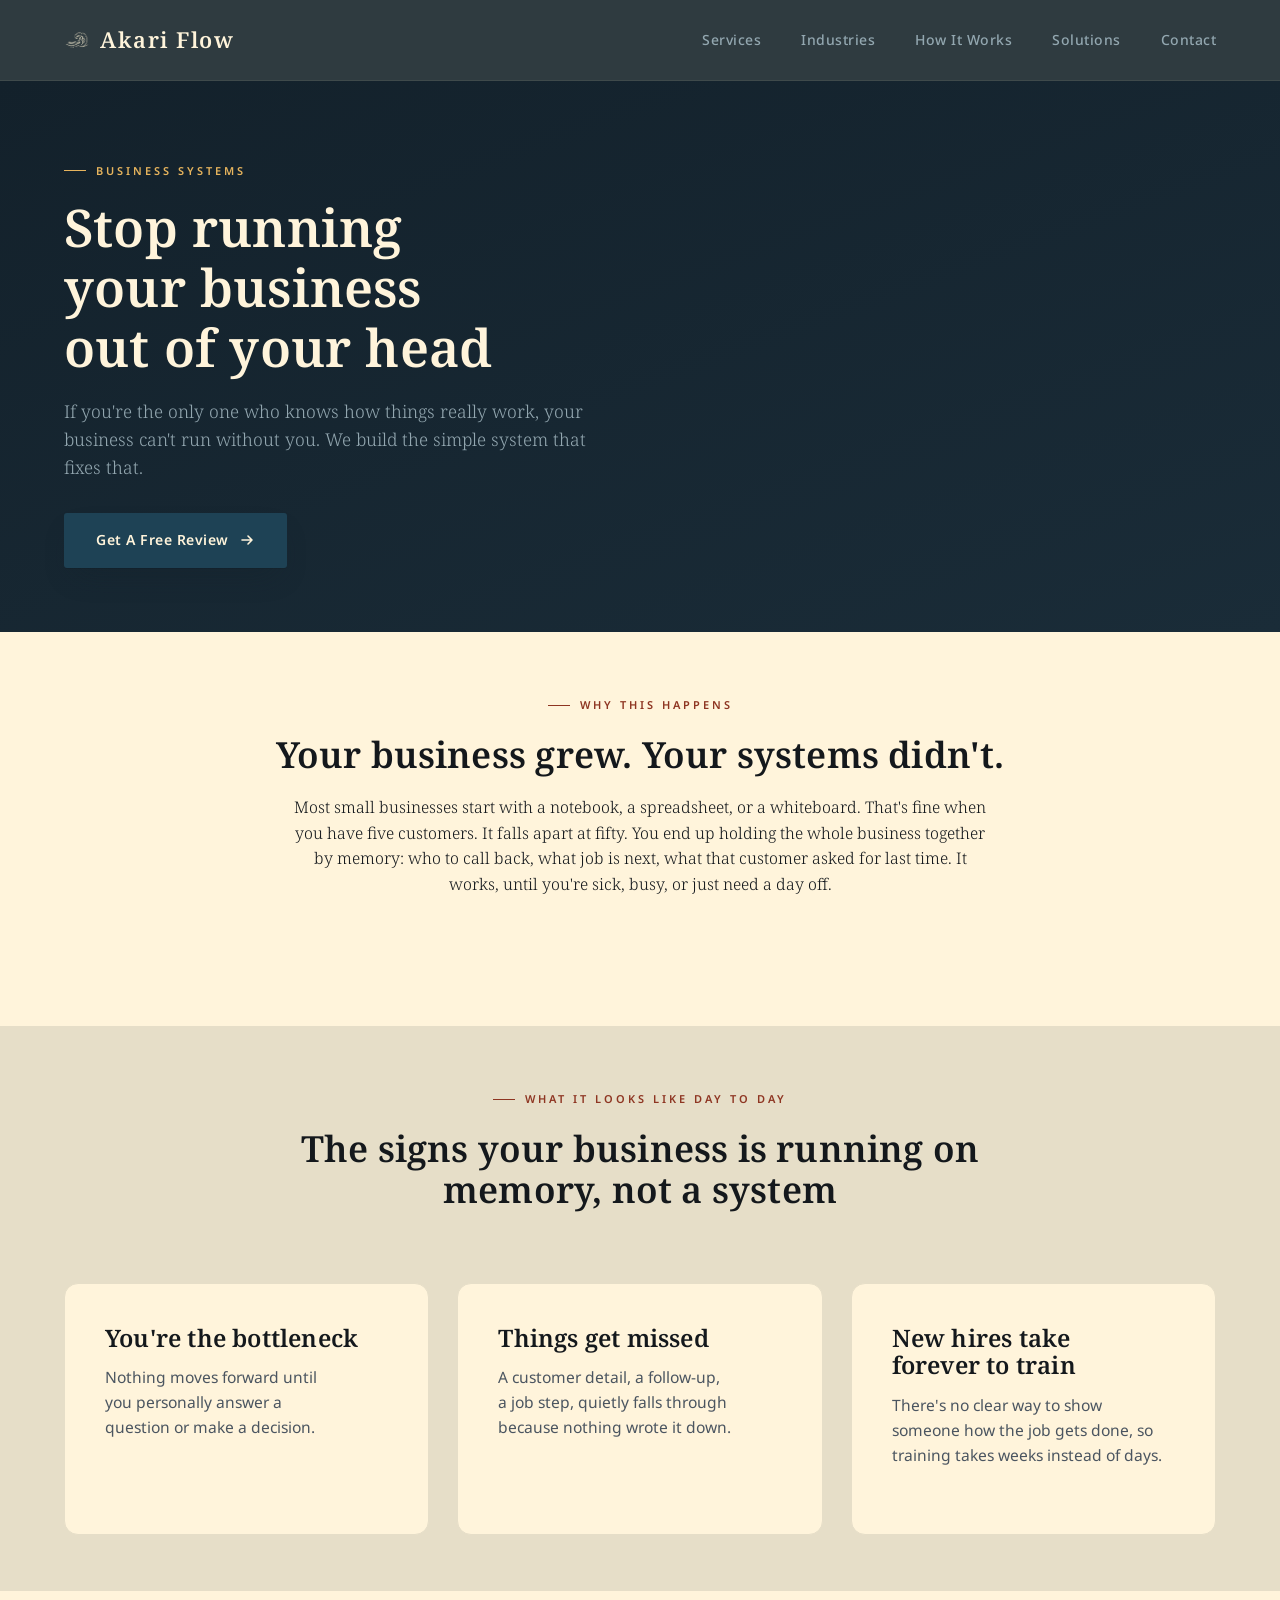
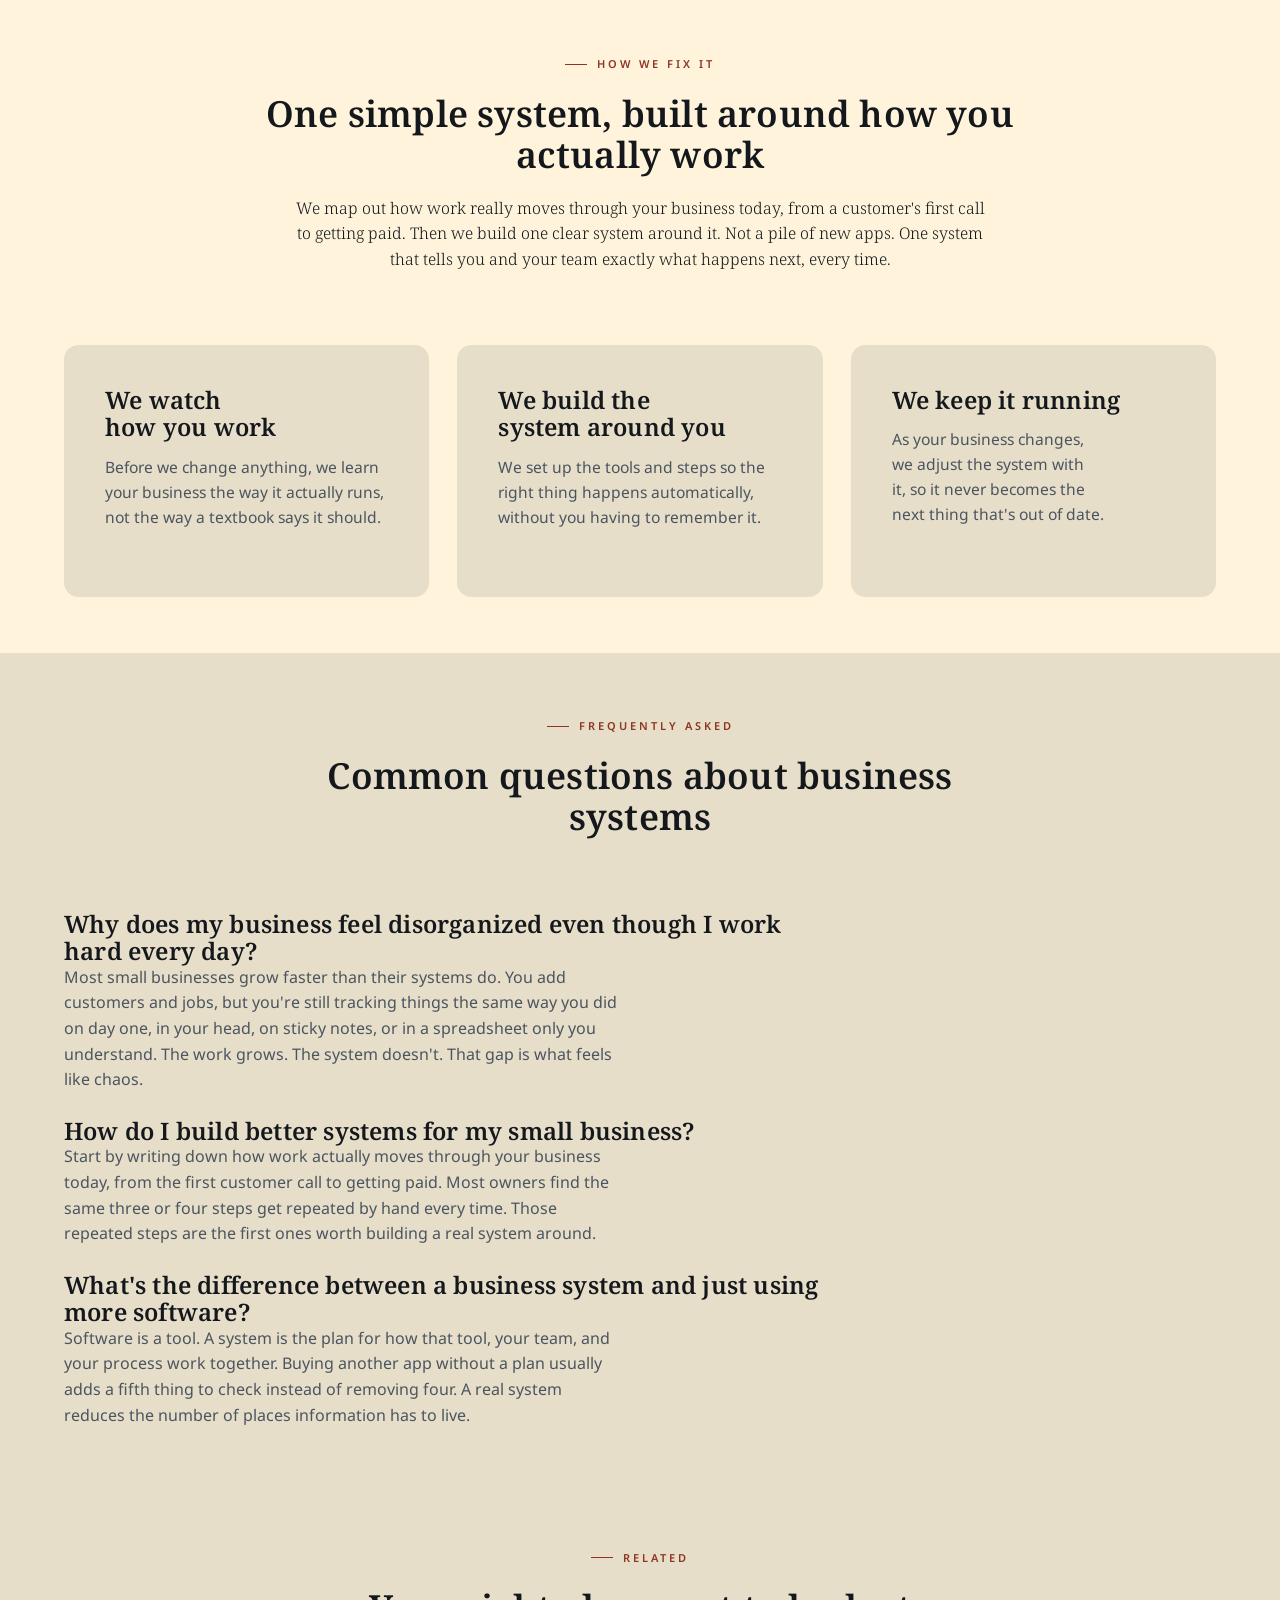
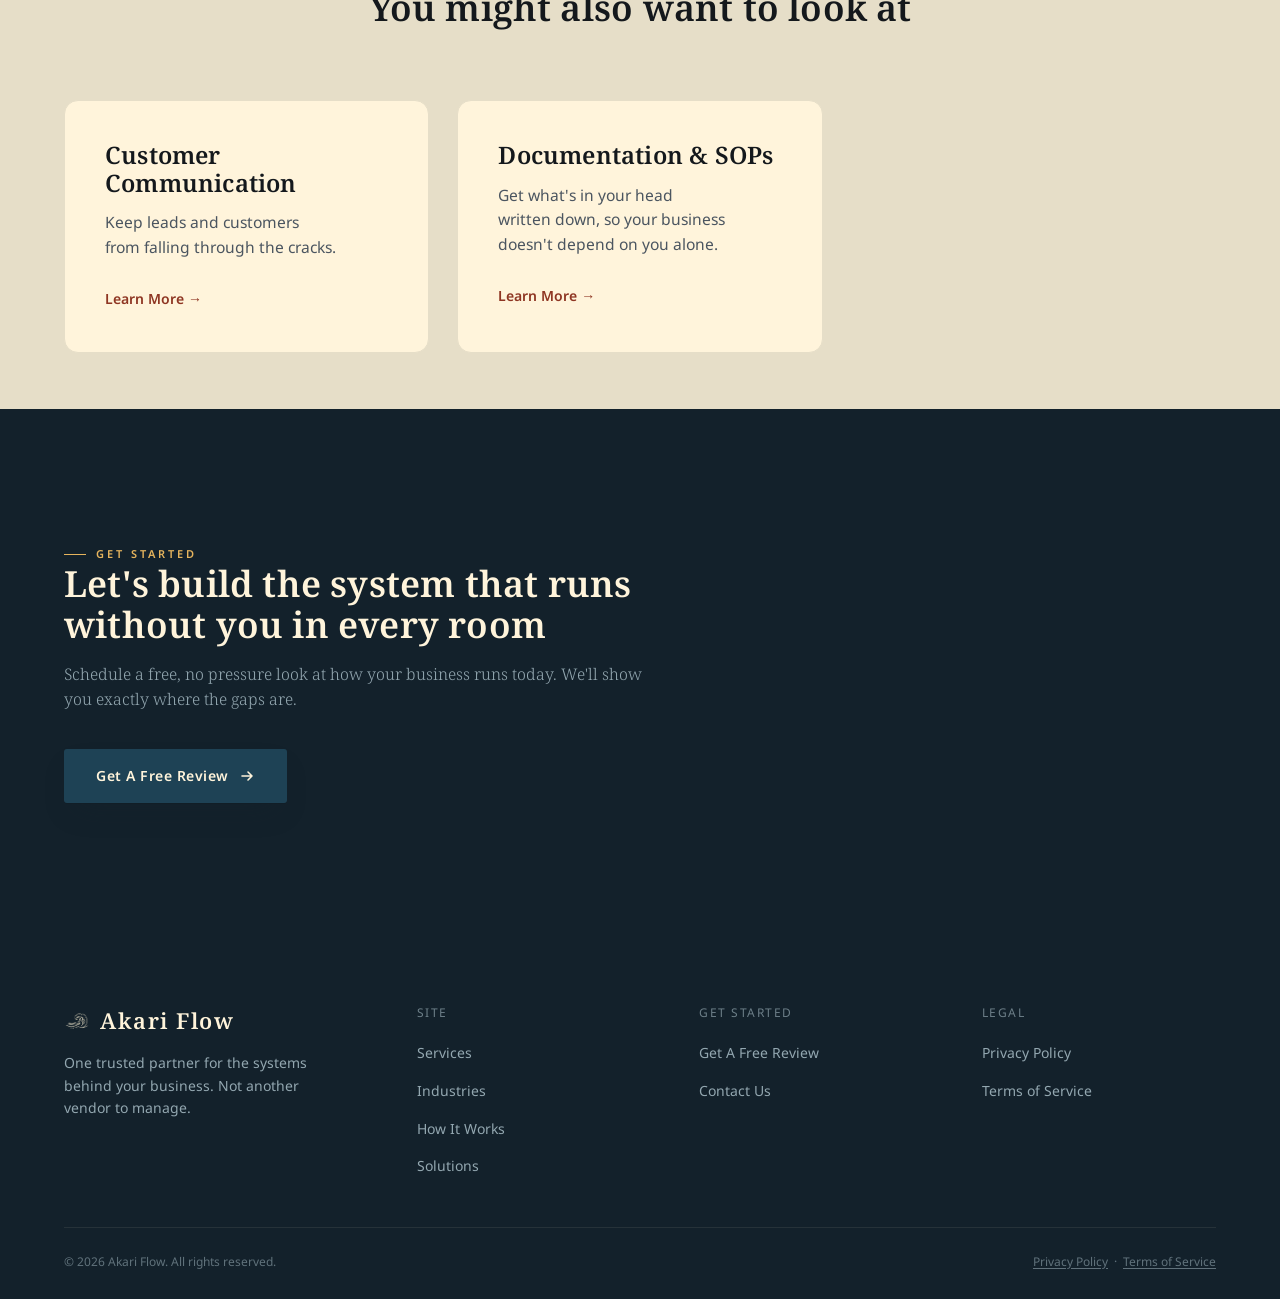
<file: services/business-systems.html>
<!DOCTYPE html>
<html lang="en">
<head>
  <!-- Google tag (gtag.js) -->
<script async src="https://www.googletagmanager.com/gtag/js?id=G-LV3ZEP6WCH"></script>
<script>
  window.dataLayer = window.dataLayer || [];
  function gtag(){dataLayer.push(arguments);}
  gtag('js', new Date());

  gtag('config', 'G-LV3ZEP6WCH');
</script>
<meta charset="UTF-8" />
<meta name="viewport" content="width=device-width, initial-scale=1.0" />
<title>Business Systems | Akari Flow</title>
<meta name="description" content="Sticky notes, spreadsheets, and things only you remember. Akari Flow builds simple business systems that keep running even when you're not in the room." />
<meta name="theme-color" content="#13212B" />

<meta property="og:type" content="website" />
<meta property="og:site_name" content="Akari Flow" />
<meta property="og:title" content="Business Systems | Akari Flow" />
<meta property="og:description" content="We build the simple systems that keep your business running, even when you're not the one holding it all together." />
<meta property="og:url" content="https://akariflow.com/services/business-systems.html" />
<meta property="og:image" content="https://akariflow.com/assets/img/akariflow-og.png" />

<link rel="canonical" href="https://akariflow.com/services/business-systems.html" />
<link rel="stylesheet" href="../css/style.css" />
<link rel="icon" type="image/x-icon" href="../assets/favicon/favicon.ico" />
<link rel="apple-touch-icon" sizes="180x180" href="../assets/favicon/apple-touch-icon.png" />

<script type="application/ld+json">
{
  "@context": "https://schema.org",
  "@graph": [
    {
      "@type": "FAQPage",
      "mainEntity": [
        {
          "@type": "Question",
          "name": "Why does my business feel disorganized even though I work hard every day?",
          "acceptedAnswer": {
            "@type": "Answer",
            "text": "Most small businesses grow faster than their systems do. You add customers and jobs, but you're still tracking things the same way you did on day one, in your head, on sticky notes, or in a spreadsheet only you understand. The work grows. The system doesn't. That gap is what feels like chaos."
          }
        },
        {
          "@type": "Question",
          "name": "How do I build better systems for my small business?",
          "acceptedAnswer": {
            "@type": "Answer",
            "text": "Start by writing down how work actually moves through your business today, from the first customer call to getting paid. Most owners find the same three or four steps get repeated by hand every time. Those repeated steps are the first ones worth building a real system around."
          }
        },
        {
          "@type": "Question",
          "name": "What's the difference between a business system and just using more software?",
          "acceptedAnswer": {
            "@type": "Answer",
            "text": "Software is a tool. A system is the plan for how that tool, your team, and your process work together. Buying another app without a plan usually adds a fifth thing to check instead of removing four. A real system reduces the number of places information has to live."
          }
        }
      ]
    },
    {
      "@type": "BreadcrumbList",
      "itemListElement": [
        {
          "@type": "ListItem",
          "position": 1,
          "name": "Home",
          "item": "https://akariflow.com/"
        },
        {
          "@type": "ListItem",
          "position": 2,
          "name": "Services",
          "item": "https://akariflow.com/#services"
        },
        {
          "@type": "ListItem",
          "position": 3,
          "name": "Business Systems",
          "item": "https://akariflow.com/services/business-systems.html"
        }
      ]
    }
  ]
}
</script>
</head>
<body>

<a href="#main-content" class="skip-link">Skip to main content</a>

<header>
  <nav aria-label="Primary Navigation">
    <div class="container">
      <a href="../index.html" class="logo">
        <img class="logo-mark" src="../assets/logo/akari-icon-cream.png" alt="" width="26" height="26" />
        Akari Flow
      </a>

      <button class="nav-toggle" type="button" aria-label="Open menu" aria-expanded="false" aria-controls="nav-links">
        <span></span><span></span><span></span>
      </button>

      <ul class="nav-links" id="nav-links">
        <li><a href="../index.html#services">Services</a></li>
        <li><a href="../index.html#industries">Industries</a></li>
        <li><a href="../index.html#process">How It Works</a></li>
        <li><a href="../index.html#packages">Solutions</a></li>
        <li><a href="../index.html#contact">Contact</a></li>
        <li class="nav-links__cta"><a href="../index.html#calendly-widget" class="nav-button">Get A Free Review</a></li>
      </ul>
    </div>
  </nav>
</header>

<main id="main-content">

  <section class="interior-hero">
    <div class="container">
      <p class="eyebrow eyebrow--on-dark">Business Systems</p>
      <h1>Stop running your business out of your head</h1>
      <p class="lede">
        If you're the only one who knows how things really work, your business can't run without you. We build
        the simple system that fixes that.
      </p>
      <div class="hero-actions">
        <a href="../index.html#calendly-widget" class="btn btn--primary">
          Get A Free Review
          <svg width="16" height="16" viewBox="0 0 16 16" fill="none" xmlns="http://www.w3.org/2000/svg" aria-hidden="true">
            <path d="M3 8h10M9 4l4 4-4 4" stroke="currentColor" stroke-width="1.6" stroke-linecap="round" stroke-linejoin="round"/>
          </svg>
        </a>
      </div>
    </div>
  </section>

  <section class="section section--tight">
    <div class="container">
      <div class="section-heading reveal">
        <p class="eyebrow">Why This Happens</p>
        <h2>Your business grew. Your systems didn't.</h2>
        <p class="lede">
          Most small businesses start with a notebook, a spreadsheet, or a whiteboard. That's fine when you have five
          customers. It falls apart at fifty. You end up holding the whole business together by memory: who to call
          back, what job is next, what that customer asked for last time. It works, until you're sick, busy, or just
          need a day off.
        </p>
      </div>
    </div>
  </section>

  <section class="section section--tight" style="background: var(--color-mist);">
    <div class="container">
      <div class="section-heading reveal">
        <p class="eyebrow">What It Looks Like Day To Day</p>
        <h2>The signs your business is running on memory, not a system</h2>
      </div>

      <div class="services-grid reveal-group">
        <article class="service-card reveal" style="background: var(--color-paper);">
          <h3>You're the bottleneck</h3>
          <p>Nothing moves forward until you personally answer a question or make a decision.</p>
        </article>

        <article class="service-card reveal" style="background: var(--color-paper);">
          <h3>Things get missed</h3>
          <p>A customer detail, a follow-up, a job step, quietly falls through because nothing wrote it down.</p>
        </article>

        <article class="service-card reveal" style="background: var(--color-paper);">
          <h3>New hires take forever to train</h3>
          <p>There's no clear way to show someone how the job gets done, so training takes weeks instead of days.</p>
        </article>
      </div>
    </div>
  </section>

  <section class="section section--tight">
    <div class="container">
      <div class="section-heading reveal">
        <p class="eyebrow">How We Fix It</p>
        <h2>One simple system, built around how you actually work</h2>
        <p class="lede">
          We map out how work really moves through your business today, from a customer's first call to getting
          paid. Then we build one clear system around it. Not a pile of new apps. One system that tells you and your
          team exactly what happens next, every time.
        </p>
      </div>

      <div class="services-grid reveal-group">
        <article class="service-card reveal">
          <h3>We watch how you work</h3>
          <p>Before we change anything, we learn your business the way it actually runs, not the way a textbook says it should.</p>
        </article>

        <article class="service-card reveal">
          <h3>We build the system around you</h3>
          <p>We set up the tools and steps so the right thing happens automatically, without you having to remember it.</p>
        </article>

        <article class="service-card reveal">
          <h3>We keep it running</h3>
          <p>As your business changes, we adjust the system with it, so it never becomes the next thing that's out of date.</p>
        </article>
      </div>
    </div>
  </section>

  <section class="section section--tight" style="background: var(--color-mist);">
    <div class="container">
      <div class="section-heading reveal">
        <p class="eyebrow">Frequently Asked</p>
        <h2>Common questions about business systems</h2>
      </div>

      <div class="reveal-group" style="display:flex; flex-direction:column; gap:1.5rem; max-width: 780px;">
        <div class="reveal">
          <h3>Why does my business feel disorganized even though I work hard every day?</h3>
          <p>Most small businesses grow faster than their systems do. You add customers and jobs, but you're still
          tracking things the same way you did on day one, in your head, on sticky notes, or in a spreadsheet only
          you understand. The work grows. The system doesn't. That gap is what feels like chaos.</p>
        </div>
        <div class="reveal">
          <h3>How do I build better systems for my small business?</h3>
          <p>Start by writing down how work actually moves through your business today, from the first customer call
          to getting paid. Most owners find the same three or four steps get repeated by hand every time. Those
          repeated steps are the first ones worth building a real system around.</p>
        </div>
        <div class="reveal">
          <h3>What's the difference between a business system and just using more software?</h3>
          <p>Software is a tool. A system is the plan for how that tool, your team, and your process work together.
          Buying another app without a plan usually adds a fifth thing to check instead of removing four. A real
          system reduces the number of places information has to live.</p>
        </div>
      </div>
    </div>
  </section>

  <section class="section section--tight" style="background: var(--color-mist);">
    <div class="container">
      <div class="section-heading reveal">
        <p class="eyebrow">Related</p>
        <h2>You might also want to look at</h2>
      </div>
      <div class="services-grid reveal-group">
        <article class="service-card reveal" style="background: var(--color-paper);">
          <h3>Customer Communication</h3>
          <p>Keep leads and customers from falling through the cracks.</p>
          <a href="customer-communication.html">Learn More →</a>
        </article>
        <article class="service-card reveal" style="background: var(--color-paper);">
          <h3>Documentation & SOPs</h3>
          <p>Get what's in your head written down, so your business doesn't depend on you alone.</p>
          <a href="documentation-sops.html">Learn More →</a>
        </article>
      </div>
    </div>
  </section>

  <section id="contact" class="section contact-section">
    <div class="container">
      <div class="contact-columns">
        <div class="reveal">
          <p class="eyebrow eyebrow--on-dark">Get Started</p>
          <h2>Let's build the system that runs without you in every room</h2>
          <p class="lede">
            Schedule a free, no pressure look at how your business runs today. We'll show you exactly where the gaps are.
          </p>
          <a href="../index.html#calendly-widget" class="btn btn--primary">
            Get A Free Review
            <svg width="16" height="16" viewBox="0 0 16 16" fill="none" xmlns="http://www.w3.org/2000/svg" aria-hidden="true">
              <path d="M3 8h10M9 4l4 4-4 4" stroke="currentColor" stroke-width="1.6" stroke-linecap="round" stroke-linejoin="round"/>
            </svg>
          </a>
        </div>
      </div>
    </div>
  </section>

</main>

<footer>
  <div class="container">
    <div class="footer-top">
      <div class="footer-brand">
        <a href="../index.html" class="logo">
          <img class="logo-mark" src="../assets/logo/akari-icon-cream.png" alt="" width="26" height="26" />
          Akari Flow
        </a>
        <p>One trusted partner for the systems behind your business. Not another vendor to manage.</p>
      </div>

      <div class="footer-col">
        <span class="caption">Site</span>
        <ul>
          <li><a href="../index.html#services">Services</a></li>
          <li><a href="../index.html#industries">Industries</a></li>
          <li><a href="../index.html#process">How It Works</a></li>
          <li><a href="../index.html#packages">Solutions</a></li>
        </ul>
      </div>

      <div class="footer-col">
        <span class="caption">Get Started</span>
        <ul>
          <li><a href="../index.html#calendly-widget">Get A Free Review</a></li>
          <li><a href="../index.html#contact">Contact Us</a></li>
        </ul>
      </div>

      <div class="footer-col">
        <span class="caption">Legal</span>
        <ul>
          <li><a href="../privacy-policy.html">Privacy Policy</a></li>
          <li><a href="../terms.html">Terms of Service</a></li>
        </ul>
      </div>
    </div>

    <div class="footer-bottom">
      <p>© 2026 Akari Flow. All rights reserved.</p>
      <p><a href="../privacy-policy.html">Privacy Policy</a> &nbsp;·&nbsp; <a href="../terms.html">Terms of Service</a></p>
    </div>
  </div>
</footer>

<script src="../js/main.js"></script>
</body>
</html>
</file>
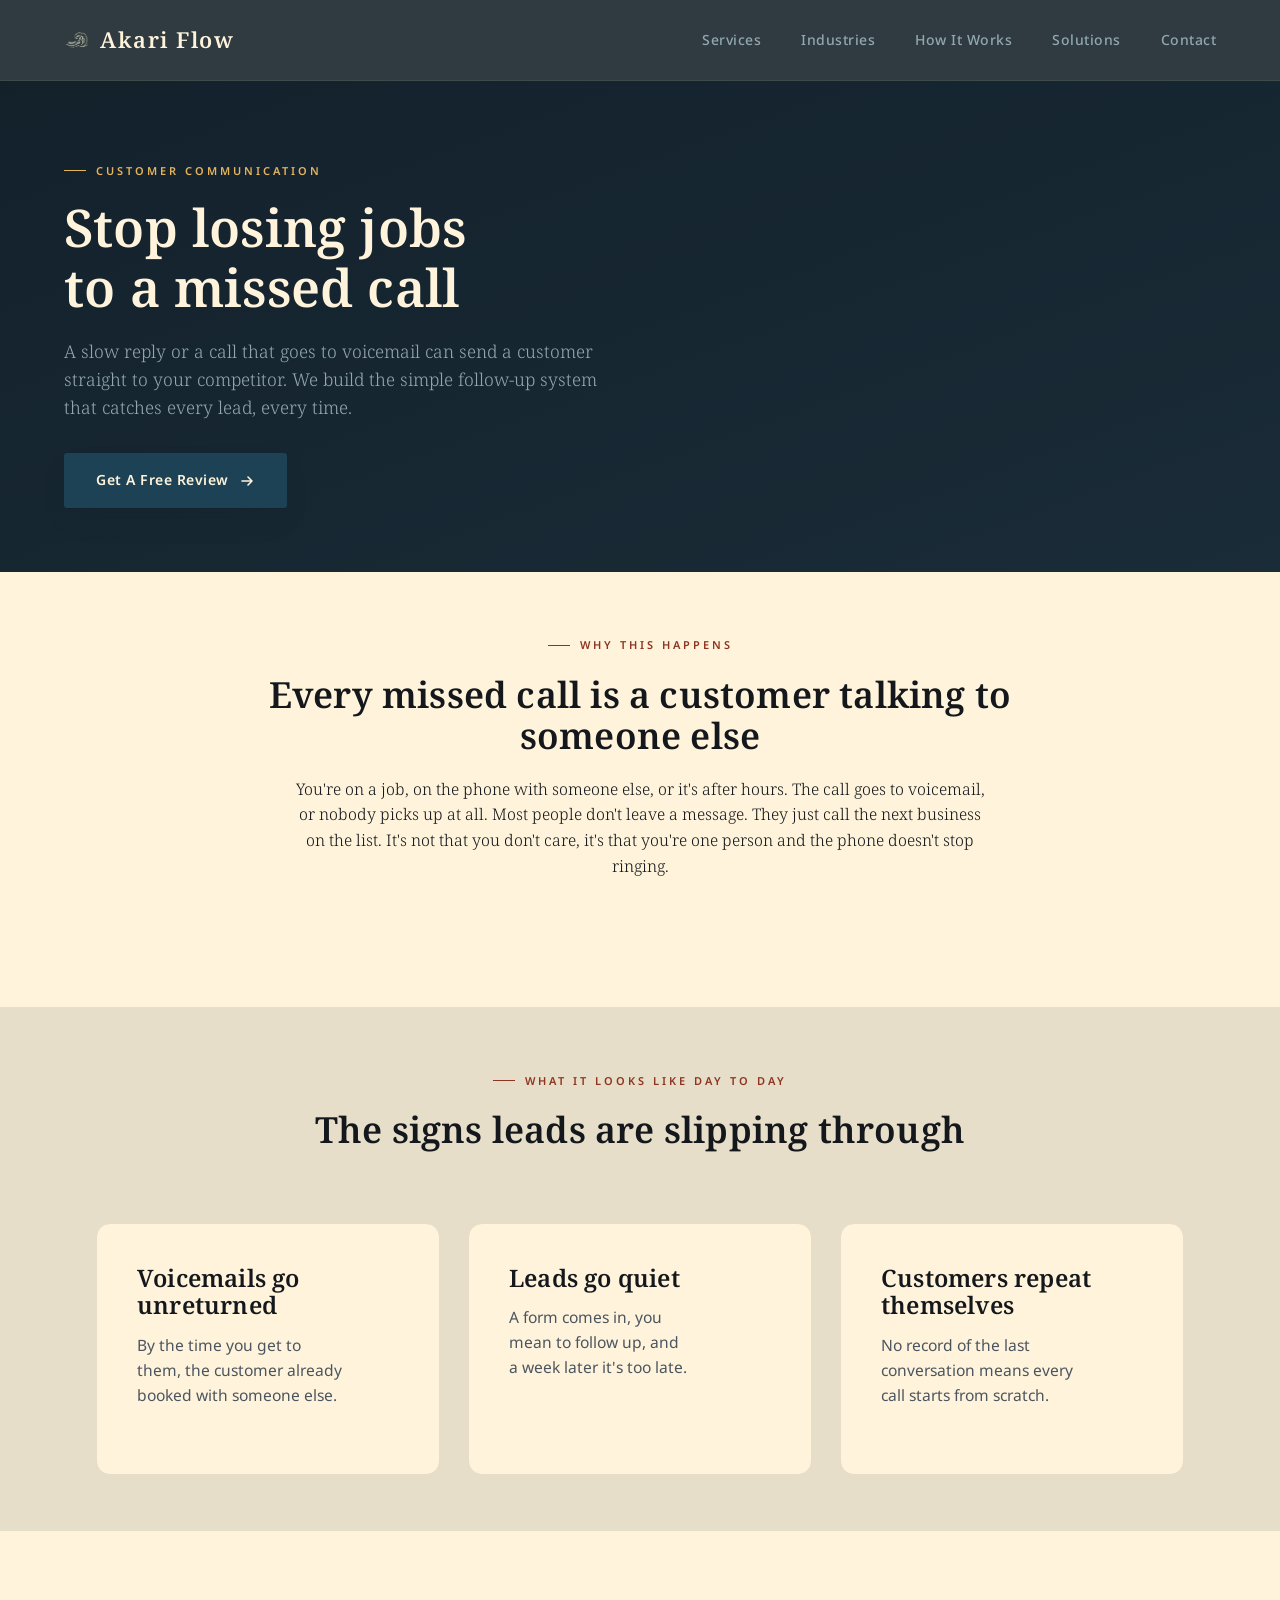
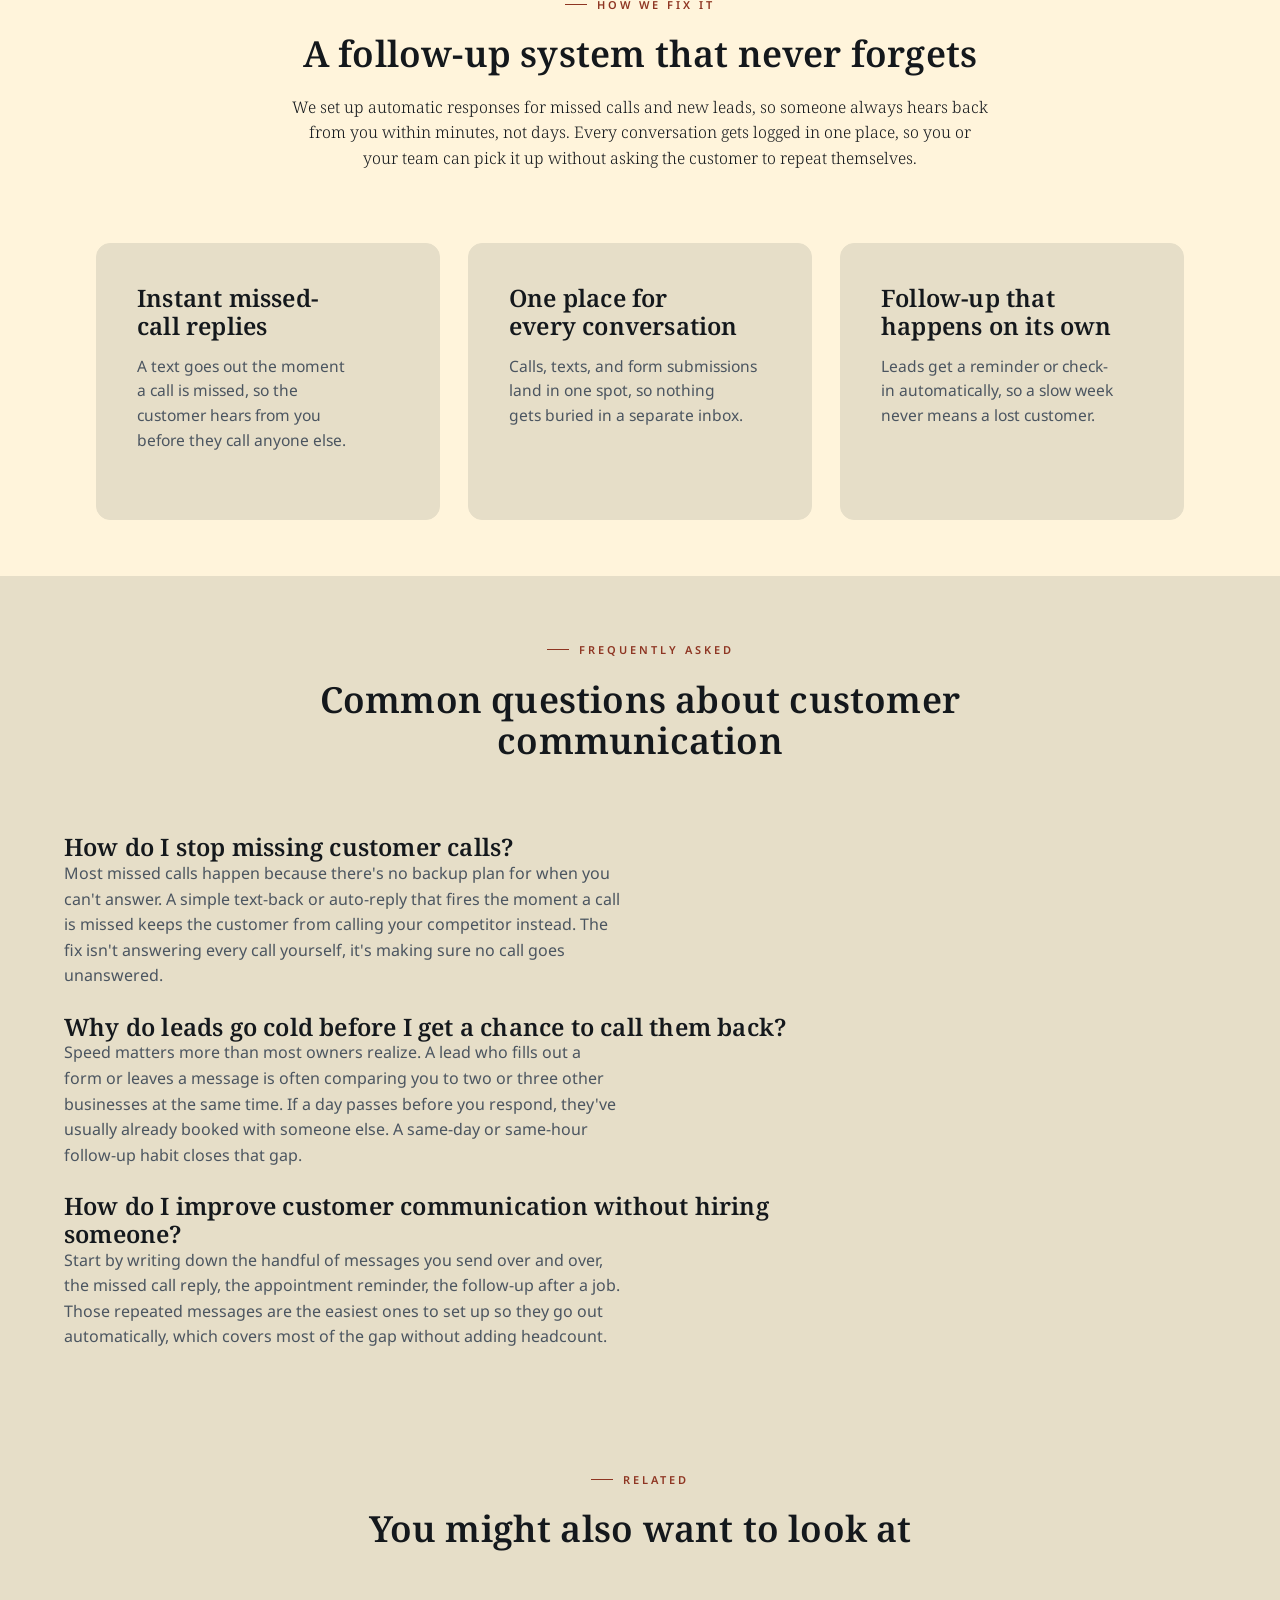
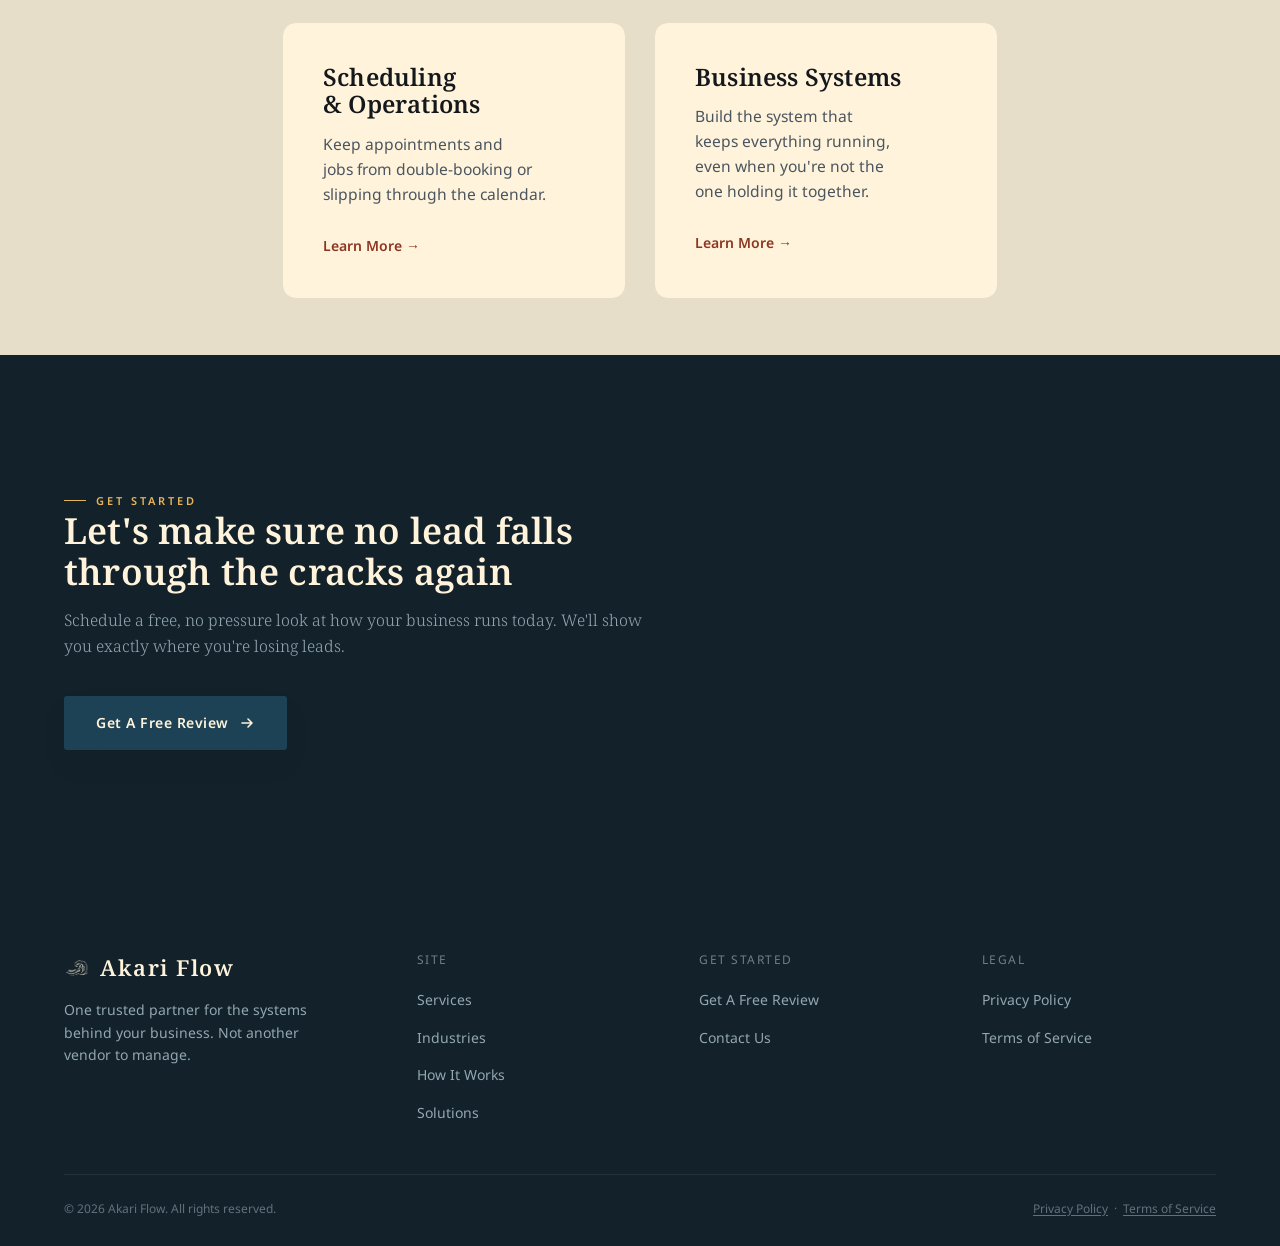
<file: services/customer-communication.html>
<!DOCTYPE html>
<html lang="en">
<head>
  <!-- Google tag (gtag.js) -->
<script async src="https://www.googletagmanager.com/gtag/js?id=G-LV3ZEP6WCH"></script>
<script>
  window.dataLayer = window.dataLayer || [];
  function gtag(){dataLayer.push(arguments);}
  gtag('js', new Date());

  gtag('config', 'G-LV3ZEP6WCH');
</script>
<meta charset="UTF-8" />
<meta name="viewport" content="width=device-width, initial-scale=1.0" />
<title>Customer Communication | Akari Flow</title>
<meta name="description" content="Missed calls and slow replies cost you jobs. Akari Flow builds simple follow-up systems so every lead and customer gets a response, without you chasing it." />
<meta name="theme-color" content="#13212B" />

<meta property="og:type" content="website" />
<meta property="og:site_name" content="Akari Flow" />
<meta property="og:title" content="Customer Communication | Akari Flow" />
<meta property="og:description" content="We build the follow-up system that keeps every lead and customer from falling through the cracks." />
<meta property="og:url" content="https://akariflow.com/services/customer-communication.html" />
<meta property="og:image" content="https://akariflow.com/assets/img/akariflow-og.png" />

<link rel="canonical" href="https://akariflow.com/services/customer-communication.html" />
<link rel="stylesheet" href="../css/style.css" />
<link rel="icon" type="image/x-icon" href="../assets/favicon/favicon.ico" />
<link rel="apple-touch-icon" sizes="180x180" href="../assets/favicon/apple-touch-icon.png" />

<script type="application/ld+json">
{
  "@context": "https://schema.org",
  "@graph": [
    {
      "@type": "FAQPage",
      "@id": "https://akariflow.com/services/customer-communication.html#faq",
      "mainEntity": [
        {
          "@type": "Question",
          "name": "How do I stop missing customer calls?",
          "acceptedAnswer": {
            "@type": "Answer",
            "text": "Most missed calls happen because there's no backup plan for when you can't answer. A simple text-back or auto-reply that fires the moment a call is missed keeps the customer from calling your competitor instead. The fix isn't answering every call yourself, it's making sure no call goes unanswered."
          }
        },
        {
          "@type": "Question",
          "name": "Why do leads go cold before I get a chance to call them back?",
          "acceptedAnswer": {
            "@type": "Answer",
            "text": "Speed matters more than most owners realize. A lead who fills out a form or leaves a message is often comparing you to two or three other businesses at the same time. If a day passes before you respond, they've usually already booked with someone else. A same-day or same-hour follow-up habit closes that gap."
          }
        },
        {
          "@type": "Question",
          "name": "How do I improve customer communication without hiring someone?",
          "acceptedAnswer": {
            "@type": "Answer",
            "text": "Start by writing down the handful of messages you send over and over, the missed call reply, the appointment reminder, the follow-up after a job. Those repeated messages are the easiest ones to set up so they go out automatically, which covers most of the gap without adding headcount."
          }
        }
      ]
    },
    {
      "@type": "BreadcrumbList",
      "@id": "https://akariflow.com/services/customer-communication.html#breadcrumb",
      "itemListElement": [
        {
          "@type": "ListItem",
          "position": 1,
          "name": "Home",
          "item": "https://akariflow.com/"
        },
        {
          "@type": "ListItem",
          "position": 2,
          "name": "Services",
          "item": "https://akariflow.com/#services"
        },
        {
          "@type": "ListItem",
          "position": 3,
          "name": "Customer Communication",
          "item": "https://akariflow.com/services/customer-communication.html"
        }
      ]
    }
  ]
}
</script>
</head>
<body>

<a href="#main-content" class="skip-link">Skip to main content</a>

<header>
  <nav aria-label="Primary Navigation">
    <div class="container">
      <a href="../index.html" class="logo">
        <img class="logo-mark" src="../assets/logo/akari-icon-cream.png" alt="" width="26" height="26" />
        Akari Flow
      </a>

      <button class="nav-toggle" type="button" aria-label="Open menu" aria-expanded="false" aria-controls="nav-links">
        <span></span><span></span><span></span>
      </button>

      <ul class="nav-links" id="nav-links">
        <li><a href="../index.html#services">Services</a></li>
        <li><a href="../index.html#industries">Industries</a></li>
        <li><a href="../index.html#process">How It Works</a></li>
        <li><a href="../index.html#packages">Solutions</a></li>
        <li><a href="../index.html#contact">Contact</a></li>
        <li class="nav-links__cta"><a href="../index.html#calendly-widget" class="nav-button">Get A Free Review</a></li>
      </ul>
    </div>
  </nav>
</header>

<main id="main-content">

  <section class="interior-hero">
    <div class="container">
      <p class="eyebrow eyebrow--on-dark">Customer Communication</p>
      <h1>Stop losing jobs to a missed call</h1>
      <p class="lede">
        A slow reply or a call that goes to voicemail can send a customer straight to your competitor. We build the
        simple follow-up system that catches every lead, every time.
      </p>
      <div class="hero-actions">
        <a href="../index.html#calendly-widget" class="btn btn--primary">
          Get A Free Review
          <svg width="16" height="16" viewBox="0 0 16 16" fill="none" xmlns="http://www.w3.org/2000/svg" aria-hidden="true">
            <path d="M3 8h10M9 4l4 4-4 4" stroke="currentColor" stroke-width="1.6" stroke-linecap="round" stroke-linejoin="round"/>
          </svg>
        </a>
      </div>
    </div>
  </section>

  <section class="section section--tight">
    <div class="container">
      <div class="section-heading reveal">
        <p class="eyebrow">Why This Happens</p>
        <h2>Every missed call is a customer talking to someone else</h2>
        <p class="lede">
          You're on a job, on the phone with someone else, or it's after hours. The call goes to voicemail, or
          nobody picks up at all. Most people don't leave a message. They just call the next business on the list.
          It's not that you don't care, it's that you're one person and the phone doesn't stop ringing.
        </p>
      </div>
    </div>
  </section>

  <section class="section section--tight" style="background: var(--color-mist);">
    <div class="container">
      <div class="section-heading reveal">
        <p class="eyebrow">What It Looks Like Day To Day</p>
        <h2>The signs leads are slipping through</h2>
      </div>

      <div class="services-grid services-grid--wide reveal-group">
        <article class="service-card reveal" style="background: var(--color-paper);">
          <h3>Voicemails go unreturned</h3>
          <p>By the time you get to them, the customer already booked with someone else.</p>
        </article>

        <article class="service-card reveal" style="background: var(--color-paper);">
          <h3>Leads go quiet</h3>
          <p>A form comes in, you mean to follow up, and a week later it's too late.</p>
        </article>

        <article class="service-card reveal" style="background: var(--color-paper);">
          <h3>Customers repeat themselves</h3>
          <p>No record of the last conversation means every call starts from scratch.</p>
        </article>
      </div>
    </div>
  </section>

  <section class="section section--tight">
    <div class="container">
      <div class="section-heading reveal">
        <p class="eyebrow">How We Fix It</p>
        <h2>A follow-up system that never forgets</h2>
        <p class="lede">
          We set up automatic responses for missed calls and new leads, so someone always hears back from you within
          minutes, not days. Every conversation gets logged in one place, so you or your team can pick it up without
          asking the customer to repeat themselves.
        </p>
      </div>

      <div class="services-grid services-grid--wide reveal-group">
        <article class="service-card reveal">
          <h3>Instant missed-call replies</h3>
          <p>A text goes out the moment a call is missed, so the customer hears from you before they call anyone else.</p>
        </article>

        <article class="service-card reveal">
          <h3>One place for every conversation</h3>
          <p>Calls, texts, and form submissions land in one spot, so nothing gets buried in a separate inbox.</p>
        </article>

        <article class="service-card reveal">
          <h3>Follow-up that happens on its own</h3>
          <p>Leads get a reminder or check-in automatically, so a slow week never means a lost customer.</p>
        </article>
      </div>
    </div>
  </section>

  <section class="section section--tight" style="background: var(--color-mist);">
    <div class="container">
      <div class="section-heading reveal">
        <p class="eyebrow">Frequently Asked</p>
        <h2>Common questions about customer communication</h2>
      </div>

      <div class="reveal-group" style="display:flex; flex-direction:column; gap:1.5rem; max-width: 780px;">
        <div class="reveal">
          <h3>How do I stop missing customer calls?</h3>
          <p>Most missed calls happen because there's no backup plan for when you can't answer. A simple text-back
          or auto-reply that fires the moment a call is missed keeps the customer from calling your competitor
          instead. The fix isn't answering every call yourself, it's making sure no call goes unanswered.</p>
        </div>
        <div class="reveal">
          <h3>Why do leads go cold before I get a chance to call them back?</h3>
          <p>Speed matters more than most owners realize. A lead who fills out a form or leaves a message is often
          comparing you to two or three other businesses at the same time. If a day passes before you respond,
          they've usually already booked with someone else. A same-day or same-hour follow-up habit closes that gap.</p>
        </div>
        <div class="reveal">
          <h3>How do I improve customer communication without hiring someone?</h3>
          <p>Start by writing down the handful of messages you send over and over, the missed call reply, the
          appointment reminder, the follow-up after a job. Those repeated messages are the easiest ones to set up
          so they go out automatically, which covers most of the gap without adding headcount.</p>
        </div>
      </div>
    </div>
  </section>

  <section class="section section--tight" style="background: var(--color-mist);">
    <div class="container">
      <div class="section-heading reveal">
        <p class="eyebrow">Related</p>
        <h2>You might also want to look at</h2>
      </div>
      <div class="services-grid services-grid--wide reveal-group">
        <article class="service-card reveal" style="background: var(--color-paper);">
          <h3>Scheduling & Operations</h3>
          <p>Keep appointments and jobs from double-booking or slipping through the calendar.</p>
          <a href="scheduling-operations.html">Learn More →</a>
        </article>
        <article class="service-card reveal" style="background: var(--color-paper);">
          <h3>Business Systems</h3>
          <p>Build the system that keeps everything running, even when you're not the one holding it together.</p>
          <a href="business-systems.html">Learn More →</a>
        </article>
      </div>
    </div>
  </section>

  <section id="contact" class="section contact-section">
    <div class="container">
      <div class="contact-columns">
        <div class="reveal">
          <p class="eyebrow eyebrow--on-dark">Get Started</p>
          <h2>Let's make sure no lead falls through the cracks again</h2>
          <p class="lede">
            Schedule a free, no pressure look at how your business runs today. We'll show you exactly where you're losing leads.
          </p>
          <a href="../index.html#calendly-widget" class="btn btn--primary">
            Get A Free Review
            <svg width="16" height="16" viewBox="0 0 16 16" fill="none" xmlns="http://www.w3.org/2000/svg" aria-hidden="true">
              <path d="M3 8h10M9 4l4 4-4 4" stroke="currentColor" stroke-width="1.6" stroke-linecap="round" stroke-linejoin="round"/>
            </svg>
          </a>
        </div>
      </div>
    </div>
  </section>

</main>

<footer>
  <div class="container">
    <div class="footer-top">
      <div class="footer-brand">
        <a href="../index.html" class="logo">
          <img class="logo-mark" src="../assets/logo/akari-icon-cream.png" alt="" width="26" height="26" />
          Akari Flow
        </a>
        <p>One trusted partner for the systems behind your business. Not another vendor to manage.</p>
      </div>

      <div class="footer-col">
        <span class="caption">Site</span>
        <ul>
          <li><a href="../index.html#services">Services</a></li>
          <li><a href="../index.html#industries">Industries</a></li>
          <li><a href="../index.html#process">How It Works</a></li>
          <li><a href="../index.html#packages">Solutions</a></li>
        </ul>
      </div>

      <div class="footer-col">
        <span class="caption">Get Started</span>
        <ul>
          <li><a href="../index.html#calendly-widget">Get A Free Review</a></li>
          <li><a href="../index.html#contact">Contact Us</a></li>
        </ul>
      </div>

      <div class="footer-col">
        <span class="caption">Legal</span>
        <ul>
          <li><a href="../privacy-policy.html">Privacy Policy</a></li>
          <li><a href="../terms.html">Terms of Service</a></li>
        </ul>
      </div>
    </div>

    <div class="footer-bottom">
      <p>© 2026 Akari Flow. All rights reserved.</p>
      <p><a href="../privacy-policy.html">Privacy Policy</a> &nbsp;·&nbsp; <a href="../terms.html">Terms of Service</a></p>
    </div>
  </div>
</footer>

<script src="../js/main.js"></script>
</body>
</html>
</file>
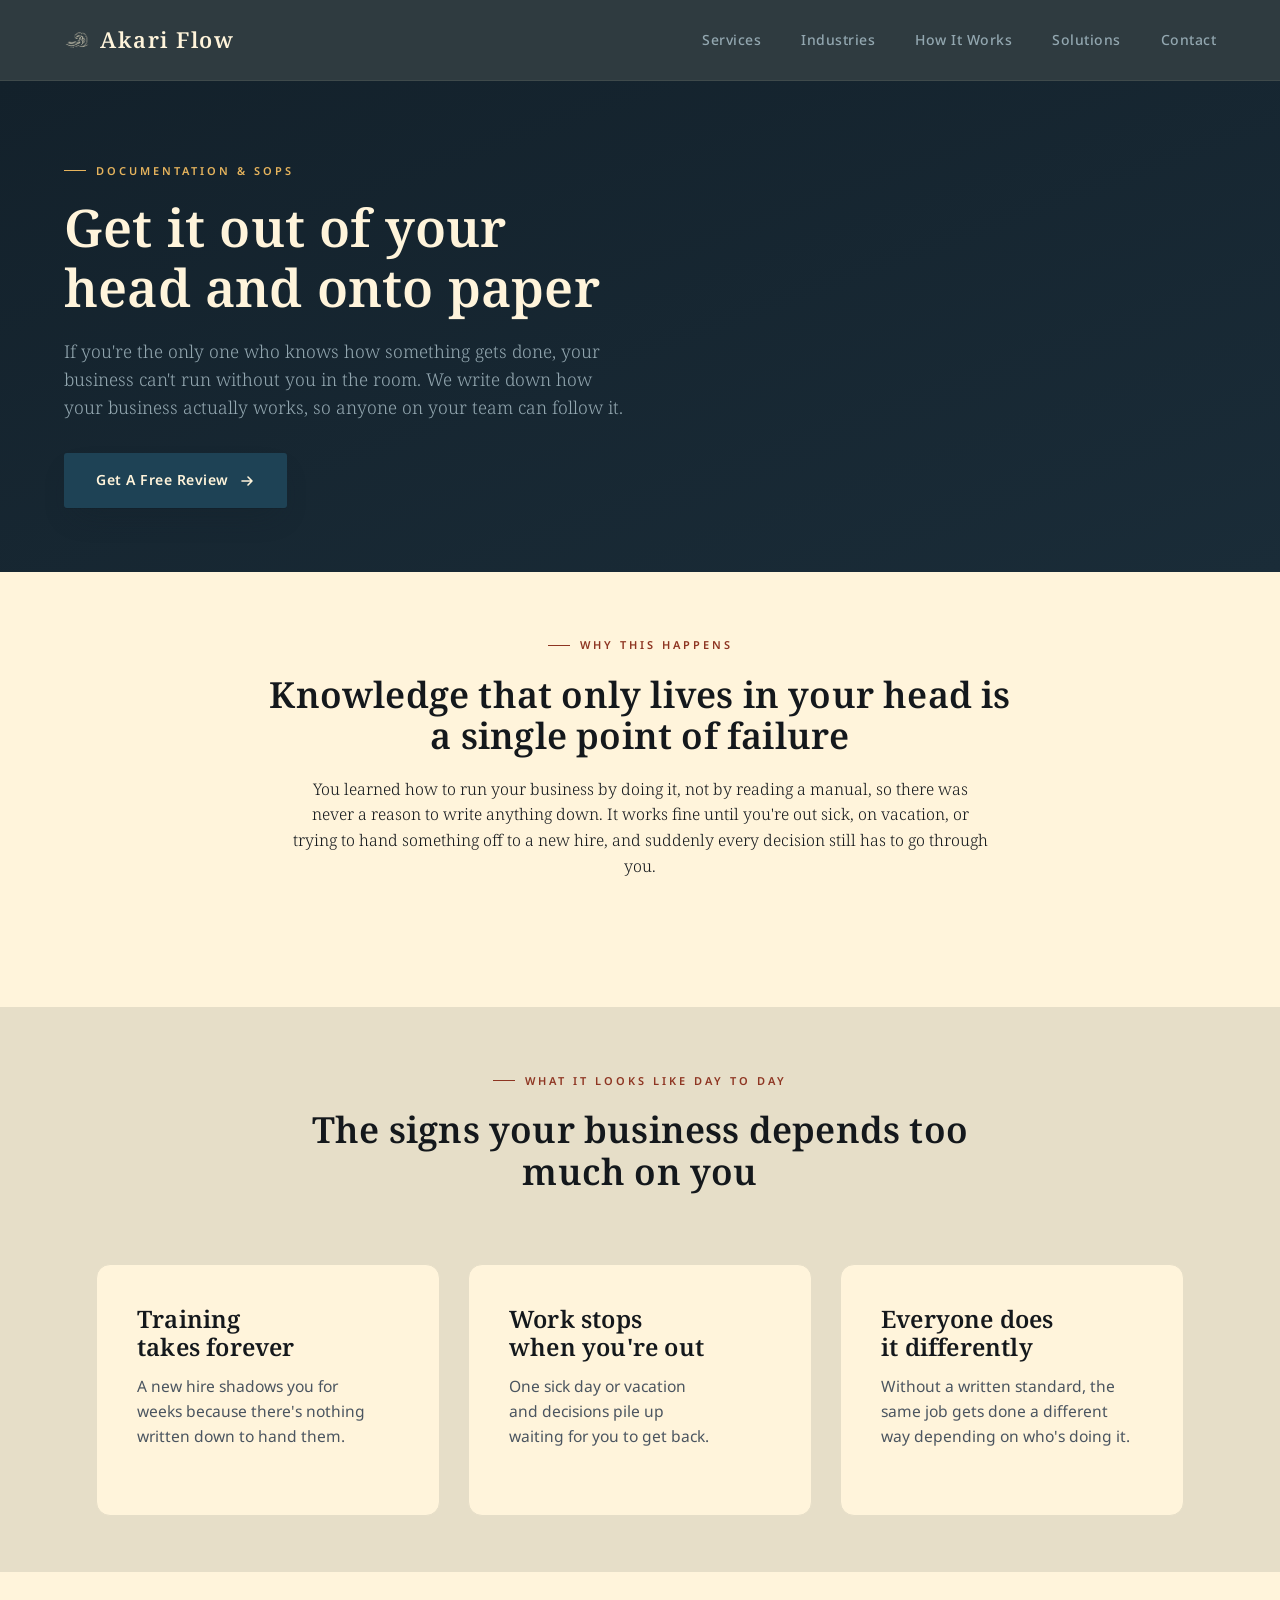
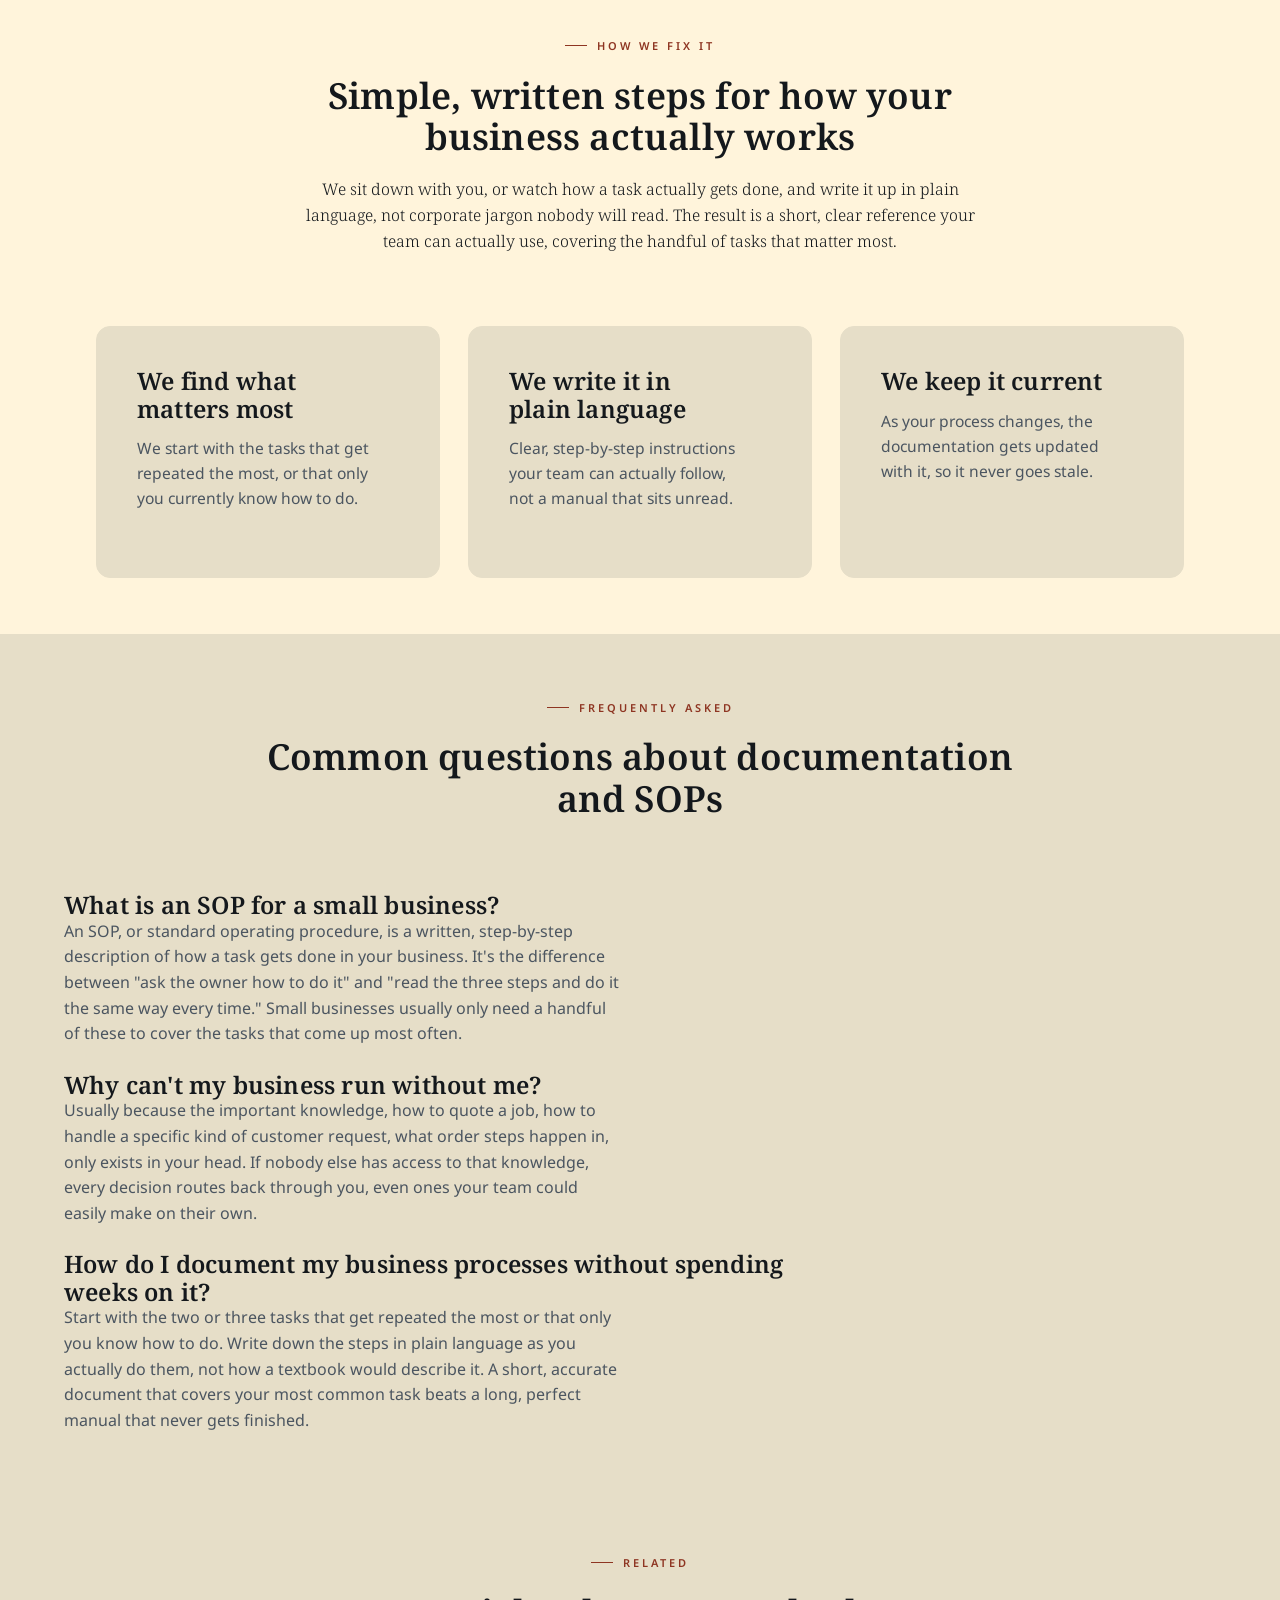
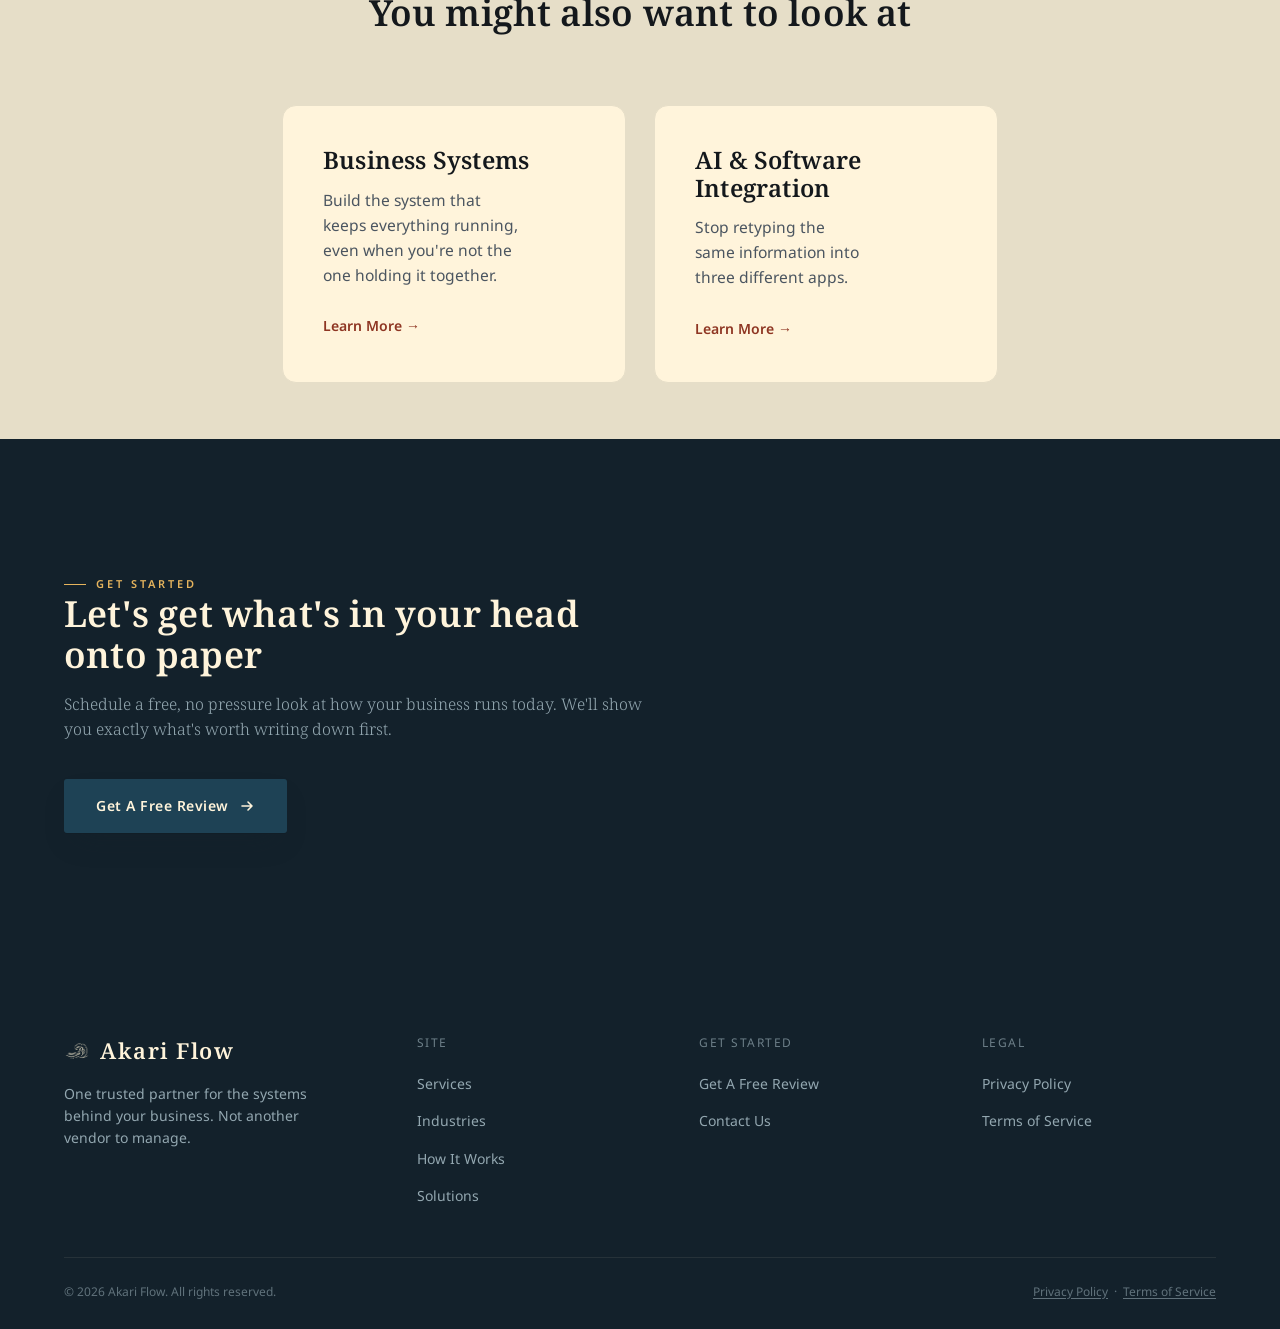
<file: services/documentation-sops.html>
<!DOCTYPE html>
<html lang="en">
<head>
  <!-- Google tag (gtag.js) -->
<script async src="https://www.googletagmanager.com/gtag/js?id=G-LV3ZEP6WCH"></script>
<script>
  window.dataLayer = window.dataLayer || [];
  function gtag(){dataLayer.push(arguments);}
  gtag('js', new Date());

  gtag('config', 'G-LV3ZEP6WCH');
</script>
<meta charset="UTF-8" />
<meta name="viewport" content="width=device-width, initial-scale=1.0" />
<title>Documentation & SOPs | Akari Flow</title>
<meta name="description" content="If the how-to only lives in your head, your business can't run without you. Akari Flow writes down how your business actually works, so anyone can follow it." />
<meta name="theme-color" content="#13212B" />

<meta property="og:type" content="website" />
<meta property="og:site_name" content="Akari Flow" />
<meta property="og:title" content="Documentation & SOPs | Akari Flow" />
<meta property="og:description" content="We write down how your business actually runs, so your team, and not just you, can keep it moving." />
<meta property="og:url" content="https://akariflow.com/services/documentation-sops.html" />
<meta property="og:image" content="https://akariflow.com/assets/img/akariflow-og.png" />

<link rel="canonical" href="https://akariflow.com/services/documentation-sops.html" />
<link rel="stylesheet" href="../css/style.css" />
<link rel="icon" type="image/x-icon" href="../assets/favicon/favicon.ico" />
<link rel="apple-touch-icon" sizes="180x180" href="../assets/favicon/apple-touch-icon.png" />

<script type="application/ld+json">
{
  "@context": "https://schema.org",
  "@graph": [
    {
      "@type": "FAQPage",
      "mainEntity": [
        {
          "@type": "Question",
          "name": "What is an SOP for a small business?",
          "acceptedAnswer": {
            "@type": "Answer",
            "text": "An SOP, or standard operating procedure, is a written, step-by-step description of how a task gets done in your business. It's the difference between 'ask the owner how to do it' and 'read the three steps and do it the same way every time.' Small businesses usually only need a handful of these to cover the tasks that come up most often."
          }
        },
        {
          "@type": "Question",
          "name": "Why can't my business run without me?",
          "acceptedAnswer": {
            "@type": "Answer",
            "text": "Usually because the important knowledge, how to quote a job, how to handle a specific kind of customer request, what order steps happen in, only exists in your head. If nobody else has written access to that knowledge, every decision routes back through you, even ones your team could easily make on their own."
          }
        },
        {
          "@type": "Question",
          "name": "How do I document my business processes without spending weeks on it?",
          "acceptedAnswer": {
            "@type": "Answer",
            "text": "Start with the two or three tasks that get repeated the most or that only you know how to do. Write down the steps in plain language as you actually do them, not how a textbook would describe it. A short, accurate document that covers your most common task beats a long, perfect manual that never gets finished."
          }
        }
      ]
    },
    {
      "@type": "BreadcrumbList",
      "itemListElement": [
        {
          "@type": "ListItem",
          "position": 1,
          "name": "Home",
          "item": "https://akariflow.com/"
        },
        {
          "@type": "ListItem",
          "position": 2,
          "name": "Services",
          "item": "https://akariflow.com/#services"
        },
        {
          "@type": "ListItem",
          "position": 3,
          "name": "Documentation & SOPs",
          "item": "https://akariflow.com/services/documentation-sops.html"
        }
      ]
    }
  ]
}
</script>
</head>
<body>

<a href="#main-content" class="skip-link">Skip to main content</a>

<header>
  <nav aria-label="Primary Navigation">
    <div class="container">
      <a href="../index.html" class="logo">
        <img class="logo-mark" src="../assets/logo/akari-icon-cream.png" alt="" width="26" height="26" />
        Akari Flow
      </a>

      <button class="nav-toggle" type="button" aria-label="Open menu" aria-expanded="false" aria-controls="nav-links">
        <span></span><span></span><span></span>
      </button>

      <ul class="nav-links" id="nav-links">
        <li><a href="../index.html#services">Services</a></li>
        <li><a href="../index.html#industries">Industries</a></li>
        <li><a href="../index.html#process">How It Works</a></li>
        <li><a href="../index.html#packages">Solutions</a></li>
        <li><a href="../index.html#contact">Contact</a></li>
        <li class="nav-links__cta"><a href="../index.html#calendly-widget" class="nav-button">Get A Free Review</a></li>
      </ul>
    </div>
  </nav>
</header>

<main id="main-content">

  <section class="interior-hero">
    <div class="container">
      <p class="eyebrow eyebrow--on-dark">Documentation & SOPs</p>
      <h1>Get it out of your head and onto paper</h1>
      <p class="lede">
        If you're the only one who knows how something gets done, your business can't run without you in the room.
        We write down how your business actually works, so anyone on your team can follow it.
      </p>
      <div class="hero-actions">
        <a href="../index.html#calendly-widget" class="btn btn--primary">
          Get A Free Review
          <svg width="16" height="16" viewBox="0 0 16 16" fill="none" xmlns="http://www.w3.org/2000/svg" aria-hidden="true">
            <path d="M3 8h10M9 4l4 4-4 4" stroke="currentColor" stroke-width="1.6" stroke-linecap="round" stroke-linejoin="round"/>
          </svg>
        </a>
      </div>
    </div>
  </section>

  <section class="section section--tight">
    <div class="container">
      <div class="section-heading reveal">
        <p class="eyebrow">Why This Happens</p>
        <h2>Knowledge that only lives in your head is a single point of failure</h2>
        <p class="lede">
          You learned how to run your business by doing it, not by reading a manual, so there was never a reason to
          write anything down. It works fine until you're out sick, on vacation, or trying to hand something off to
          a new hire, and suddenly every decision still has to go through you.
        </p>
      </div>
    </div>
  </section>

  <section class="section section--tight" style="background: var(--color-mist);">
    <div class="container">
      <div class="section-heading reveal">
        <p class="eyebrow">What It Looks Like Day To Day</p>
        <h2>The signs your business depends too much on you</h2>
      </div>

      <div class="services-grid services-grid--wide reveal-group">
        <article class="service-card reveal" style="background: var(--color-paper);">
          <h3>Training takes forever</h3>
          <p>A new hire shadows you for weeks because there's nothing written down to hand them.</p>
        </article>

        <article class="service-card reveal" style="background: var(--color-paper);">
          <h3>Work stops when you're out</h3>
          <p>One sick day or vacation and decisions pile up waiting for you to get back.</p>
        </article>

        <article class="service-card reveal" style="background: var(--color-paper);">
          <h3>Everyone does it differently</h3>
          <p>Without a written standard, the same job gets done a different way depending on who's doing it.</p>
        </article>
      </div>
    </div>
  </section>

  <section class="section section--tight">
    <div class="container">
      <div class="section-heading reveal">
        <p class="eyebrow">How We Fix It</p>
        <h2>Simple, written steps for how your business actually works</h2>
        <p class="lede">
          We sit down with you, or watch how a task actually gets done, and write it up in plain language, not
          corporate jargon nobody will read. The result is a short, clear reference your team can actually use,
          covering the handful of tasks that matter most.
        </p>
      </div>

      <div class="services-grid services-grid--wide reveal-group">
        <article class="service-card reveal">
          <h3>We find what matters most</h3>
          <p>We start with the tasks that get repeated the most, or that only you currently know how to do.</p>
        </article>

        <article class="service-card reveal">
          <h3>We write it in plain language</h3>
          <p>Clear, step-by-step instructions your team can actually follow, not a manual that sits unread.</p>
        </article>

        <article class="service-card reveal">
          <h3>We keep it current</h3>
          <p>As your process changes, the documentation gets updated with it, so it never goes stale.</p>
        </article>
      </div>
    </div>
  </section>

  <section class="section section--tight" style="background: var(--color-mist);">
    <div class="container">
      <div class="section-heading reveal">
        <p class="eyebrow">Frequently Asked</p>
        <h2>Common questions about documentation and SOPs</h2>
      </div>

      <div class="reveal-group" style="display:flex; flex-direction:column; gap:1.5rem; max-width: 780px;">
        <div class="reveal">
          <h3>What is an SOP for a small business?</h3>
          <p>An SOP, or standard operating procedure, is a written, step-by-step description of how a task gets done
          in your business. It's the difference between "ask the owner how to do it" and "read the three steps and
          do it the same way every time." Small businesses usually only need a handful of these to cover the tasks
          that come up most often.</p>
        </div>
        <div class="reveal">
          <h3>Why can't my business run without me?</h3>
          <p>Usually because the important knowledge, how to quote a job, how to handle a specific kind of customer
          request, what order steps happen in, only exists in your head. If nobody else has access to that
          knowledge, every decision routes back through you, even ones your team could easily make on their own.</p>
        </div>
        <div class="reveal">
          <h3>How do I document my business processes without spending weeks on it?</h3>
          <p>Start with the two or three tasks that get repeated the most or that only you know how to do. Write
          down the steps in plain language as you actually do them, not how a textbook would describe it. A short,
          accurate document that covers your most common task beats a long, perfect manual that never gets
          finished.</p>
        </div>
      </div>
    </div>
  </section>

  <section class="section section--tight" style="background: var(--color-mist);">
    <div class="container">
      <div class="section-heading reveal">
        <p class="eyebrow">Related</p>
        <h2>You might also want to look at</h2>
      </div>
      <div class="services-grid services-grid--wide reveal-group">
        <article class="service-card reveal" style="background: var(--color-paper);">
          <h3>Business Systems</h3>
          <p>Build the system that keeps everything running, even when you're not the one holding it together.</p>
          <a href="business-systems.html">Learn More →</a>
        </article>
        <article class="service-card reveal" style="background: var(--color-paper);">
          <h3>AI & Software Integration</h3>
          <p>Stop retyping the same information into three different apps.</p>
          <a href="ai-integration.html">Learn More →</a>
        </article>
      </div>
    </div>
  </section>

  <section id="contact" class="section contact-section">
    <div class="container">
      <div class="contact-columns">
        <div class="reveal">
          <p class="eyebrow eyebrow--on-dark">Get Started</p>
          <h2>Let's get what's in your head onto paper</h2>
          <p class="lede">
            Schedule a free, no pressure look at how your business runs today. We'll show you exactly what's worth writing down first.
          </p>
          <a href="../index.html#calendly-widget" class="btn btn--primary">
            Get A Free Review
            <svg width="16" height="16" viewBox="0 0 16 16" fill="none" xmlns="http://www.w3.org/2000/svg" aria-hidden="true">
              <path d="M3 8h10M9 4l4 4-4 4" stroke="currentColor" stroke-width="1.6" stroke-linecap="round" stroke-linejoin="round"/>
            </svg>
          </a>
        </div>
      </div>
    </div>
  </section>

</main>

<footer>
  <div class="container">
    <div class="footer-top">
      <div class="footer-brand">
        <a href="../index.html" class="logo">
          <img class="logo-mark" src="../assets/logo/akari-icon-cream.png" alt="" width="26" height="26" />
          Akari Flow
        </a>
        <p>One trusted partner for the systems behind your business. Not another vendor to manage.</p>
      </div>

      <div class="footer-col">
        <span class="caption">Site</span>
        <ul>
          <li><a href="../index.html#services">Services</a></li>
          <li><a href="../index.html#industries">Industries</a></li>
          <li><a href="../index.html#process">How It Works</a></li>
          <li><a href="../index.html#packages">Solutions</a></li>
        </ul>
      </div>

      <div class="footer-col">
        <span class="caption">Get Started</span>
        <ul>
          <li><a href="../index.html#calendly-widget">Get A Free Review</a></li>
          <li><a href="../index.html#contact">Contact Us</a></li>
        </ul>
      </div>

      <div class="footer-col">
        <span class="caption">Legal</span>
        <ul>
          <li><a href="../privacy-policy.html">Privacy Policy</a></li>
          <li><a href="../terms.html">Terms of Service</a></li>
        </ul>
      </div>
    </div>

    <div class="footer-bottom">
      <p>© 2026 Akari Flow. All rights reserved.</p>
      <p><a href="../privacy-policy.html">Privacy Policy</a> &nbsp;·&nbsp; <a href="../terms.html">Terms of Service</a></p>
    </div>
  </div>
</footer>

<script src="../js/main.js"></script>
</body>
</html>
</file>
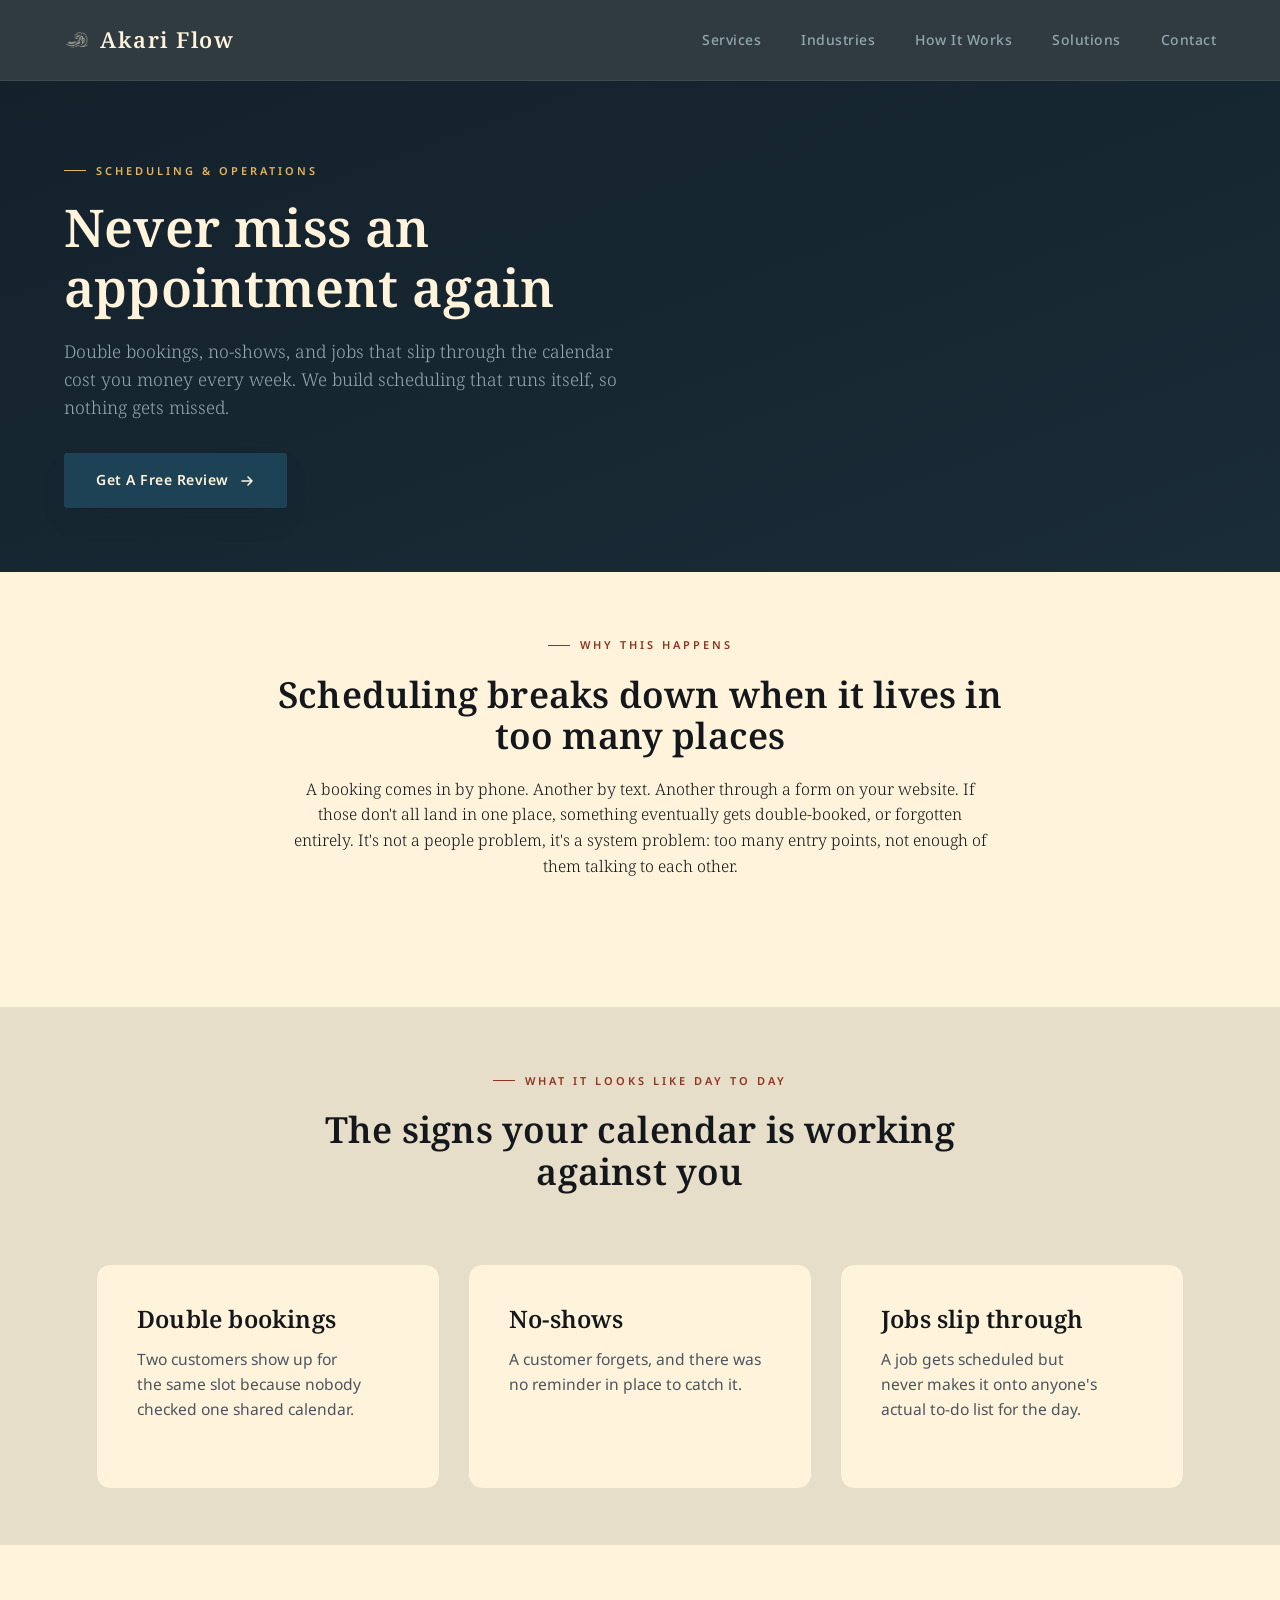
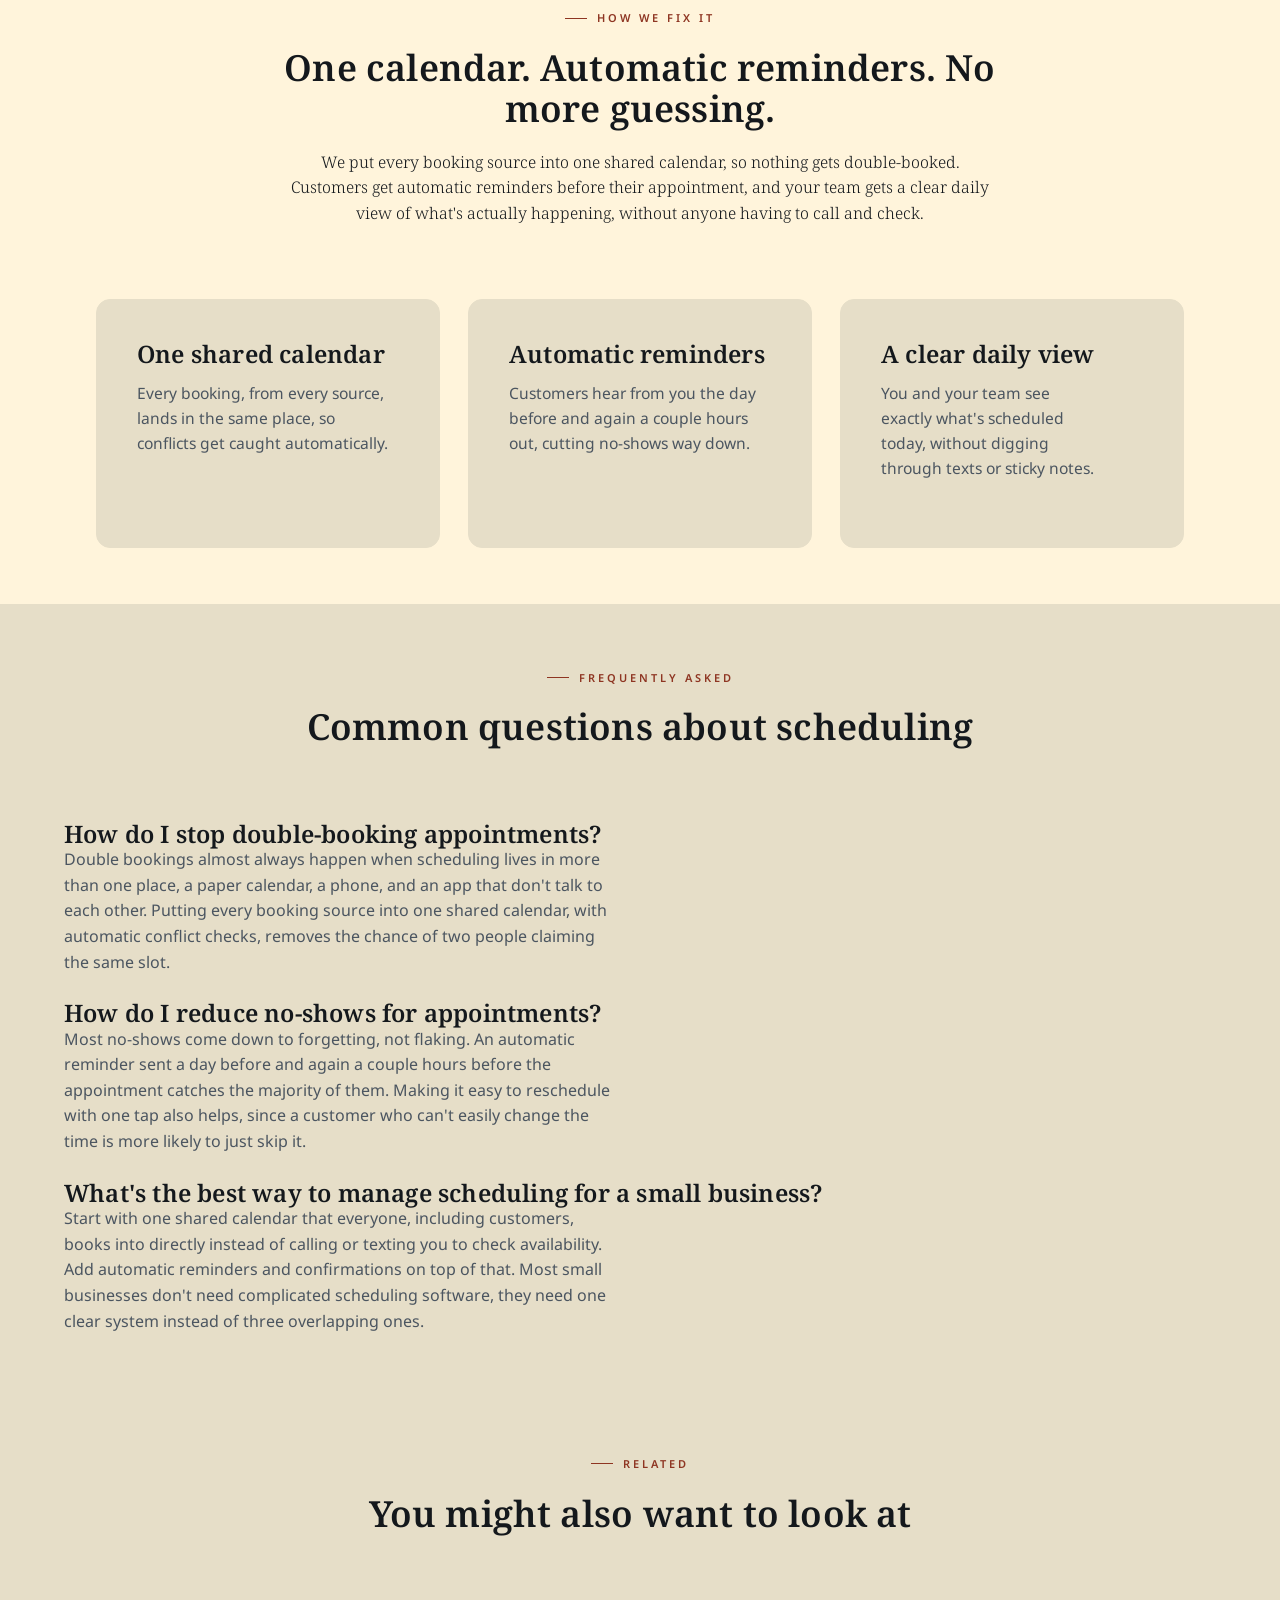
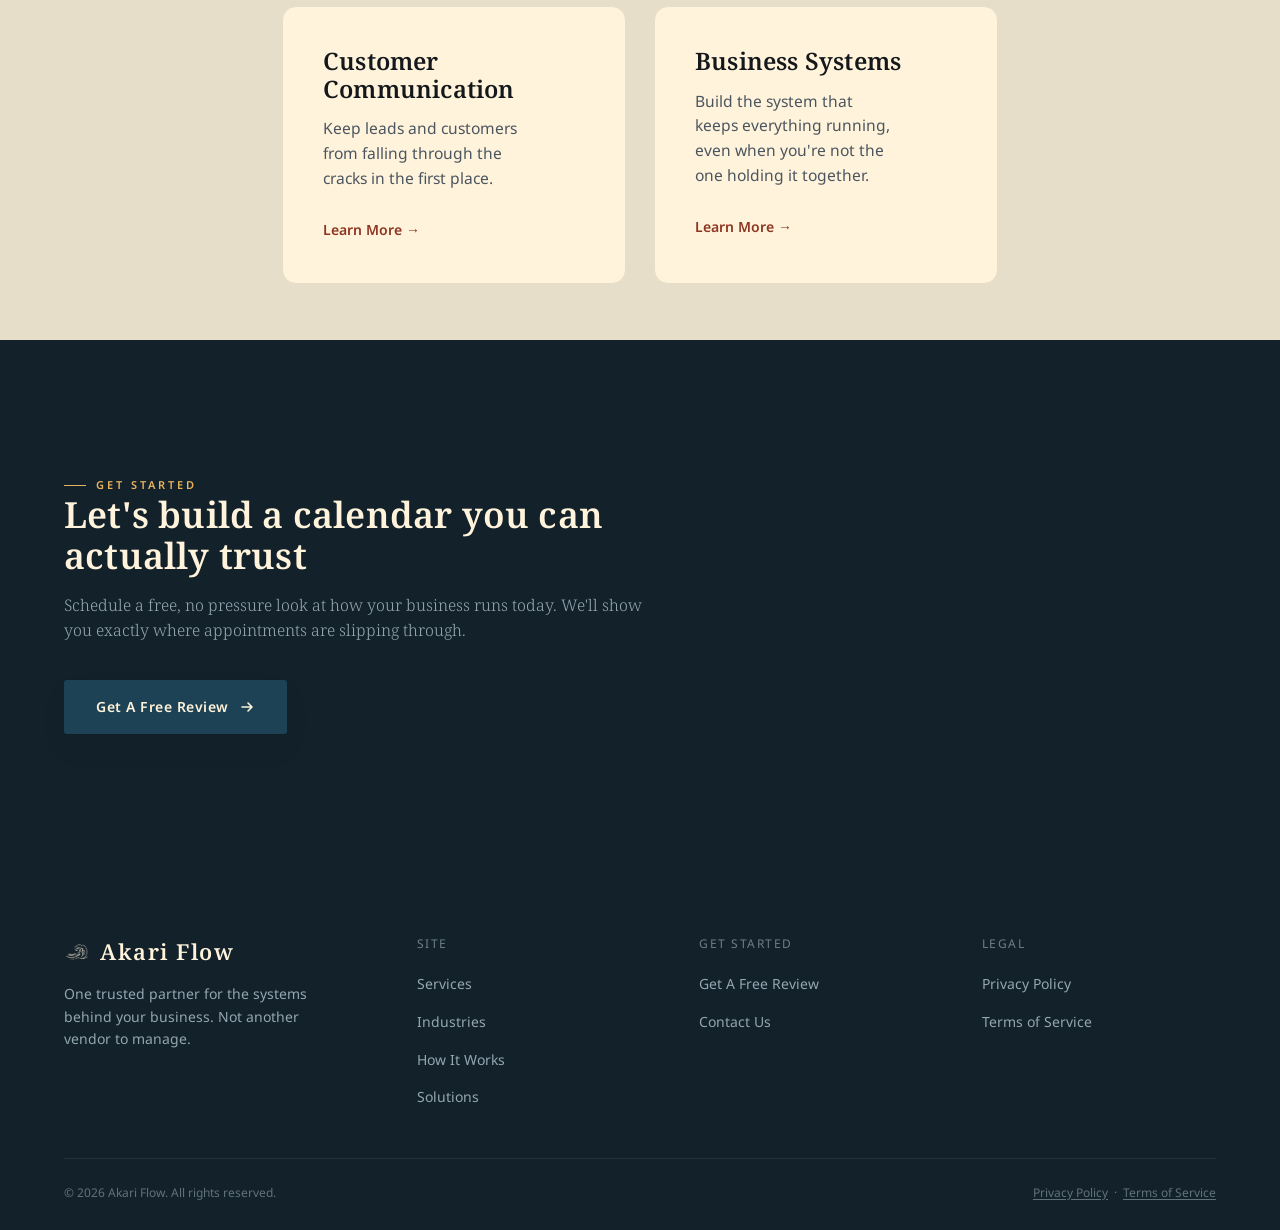
<file: services/scheduling-operations.html>
<!DOCTYPE html>
<html lang="en">
<head>
  <!-- Google tag (gtag.js) -->
<script async src="https://www.googletagmanager.com/gtag/js?id=G-LV3ZEP6WCH"></script>
<script>
  window.dataLayer = window.dataLayer || [];
  function gtag(){dataLayer.push(arguments);}
  gtag('js', new Date());

  gtag('config', 'G-LV3ZEP6WCH');
</script>
<meta charset="UTF-8" />
<meta name="viewport" content="width=device-width, initial-scale=1.0" />
<title>Scheduling & Operations | Akari Flow</title>
<meta name="description" content="Double bookings, no-shows, and jobs that slip through the calendar. Akari Flow builds scheduling systems that run themselves, so nothing gets missed." />
<meta name="theme-color" content="#13212B" />

<meta property="og:type" content="website" />
<meta property="og:site_name" content="Akari Flow" />
<meta property="og:title" content="Scheduling & Operations | Akari Flow" />
<meta property="og:description" content="We build scheduling that runs itself, so nothing gets double-booked and no appointment slips through." />
<meta property="og:url" content="https://akariflow.com/services/scheduling-operations.html" />
<meta property="og:image" content="https://akariflow.com/assets/img/akariflow-og.png" />

<link rel="canonical" href="https://akariflow.com/services/scheduling-operations.html" />
<link rel="stylesheet" href="../css/style.css" />
<link rel="icon" type="image/x-icon" href="../assets/favicon/favicon.ico" />
<link rel="apple-touch-icon" sizes="180x180" href="../assets/favicon/apple-touch-icon.png" />

<script type="application/ld+json">
{
  "@context": "https://schema.org",
  "@graph": [
    {
      "@type": "FAQPage",
      "mainEntity": [
        {
          "@type": "Question",
          "name": "How do I stop double-booking appointments?",
          "acceptedAnswer": {
            "@type": "Answer",
            "text": "Double bookings almost always happen when scheduling lives in more than one place, a paper calendar, a phone, and an app that don't talk to each other. Putting every booking source into one shared calendar, with automatic conflict checks, removes the chance of two people claiming the same slot."
          }
        },
        {
          "@type": "Question",
          "name": "How do I reduce no-shows for appointments?",
          "acceptedAnswer": {
            "@type": "Answer",
            "text": "Most no-shows come down to forgetting, not flaking. An automatic reminder sent a day before and again a couple hours before the appointment catches the majority of them. Making it easy to reschedule with one tap also helps, since a customer who can't easily change the time is more likely to just skip it."
          }
        },
        {
          "@type": "Question",
          "name": "What's the best way to manage scheduling for a small business?",
          "acceptedAnswer": {
            "@type": "Answer",
            "text": "Start with one shared calendar that everyone, including customers, books into directly instead of calling or texting you to check availability. Add automatic reminders and confirmations on top of that. Most small businesses don't need complicated scheduling software, they need one clear system instead of three overlapping ones."
          }
        }
      ]
    },
    {
      "@type": "BreadcrumbList",
      "itemListElement": [
        {
          "@type": "ListItem",
          "position": 1,
          "name": "Home",
          "item": "https://akariflow.com/"
        },
        {
          "@type": "ListItem",
          "position": 2,
          "name": "Services",
          "item": "https://akariflow.com/#services"
        },
        {
          "@type": "ListItem",
          "position": 3,
          "name": "Scheduling & Operations",
          "item": "https://akariflow.com/services/scheduling-operations.html"
        }
      ]
    }
  ]
}
</script>
</head>
<body>

<a href="#main-content" class="skip-link">Skip to main content</a>

<header>
  <nav aria-label="Primary Navigation">
    <div class="container">
      <a href="../index.html" class="logo">
        <img class="logo-mark" src="../assets/logo/akari-icon-cream.png" alt="" width="26" height="26" />
        Akari Flow
      </a>

      <button class="nav-toggle" type="button" aria-label="Open menu" aria-expanded="false" aria-controls="nav-links">
        <span></span><span></span><span></span>
      </button>

      <ul class="nav-links" id="nav-links">
        <li><a href="../index.html#services">Services</a></li>
        <li><a href="../index.html#industries">Industries</a></li>
        <li><a href="../index.html#process">How It Works</a></li>
        <li><a href="../index.html#packages">Solutions</a></li>
        <li><a href="../index.html#contact">Contact</a></li>
        <li class="nav-links__cta"><a href="../index.html#calendly-widget" class="nav-button">Get A Free Review</a></li>
      </ul>
    </div>
  </nav>
</header>

<main id="main-content">

  <section class="interior-hero">
    <div class="container">
      <p class="eyebrow eyebrow--on-dark">Scheduling & Operations</p>
      <h1>Never miss an appointment again</h1>
      <p class="lede">
        Double bookings, no-shows, and jobs that slip through the calendar cost you money every week. We build
        scheduling that runs itself, so nothing gets missed.
      </p>
      <div class="hero-actions">
        <a href="../index.html#calendly-widget" class="btn btn--primary">
          Get A Free Review
          <svg width="16" height="16" viewBox="0 0 16 16" fill="none" xmlns="http://www.w3.org/2000/svg" aria-hidden="true">
            <path d="M3 8h10M9 4l4 4-4 4" stroke="currentColor" stroke-width="1.6" stroke-linecap="round" stroke-linejoin="round"/>
          </svg>
        </a>
      </div>
    </div>
  </section>

  <section class="section section--tight">
    <div class="container">
      <div class="section-heading reveal">
        <p class="eyebrow">Why This Happens</p>
        <h2>Scheduling breaks down when it lives in too many places</h2>
        <p class="lede">
          A booking comes in by phone. Another by text. Another through a form on your website. If those don't all
          land in one place, something eventually gets double-booked, or forgotten entirely. It's not a people
          problem, it's a system problem: too many entry points, not enough of them talking to each other.
        </p>
      </div>
    </div>
  </section>

  <section class="section section--tight" style="background: var(--color-mist);">
    <div class="container">
      <div class="section-heading reveal">
        <p class="eyebrow">What It Looks Like Day To Day</p>
        <h2>The signs your calendar is working against you</h2>
      </div>

      <div class="services-grid services-grid--wide reveal-group">
        <article class="service-card reveal" style="background: var(--color-paper);">
          <h3>Double bookings</h3>
          <p>Two customers show up for the same slot because nobody checked one shared calendar.</p>
        </article>

        <article class="service-card reveal" style="background: var(--color-paper);">
          <h3>No-shows</h3>
          <p>A customer forgets, and there was no reminder in place to catch it.</p>
        </article>

        <article class="service-card reveal" style="background: var(--color-paper);">
          <h3>Jobs slip through</h3>
          <p>A job gets scheduled but never makes it onto anyone's actual to-do list for the day.</p>
        </article>
      </div>
    </div>
  </section>

  <section class="section section--tight">
    <div class="container">
      <div class="section-heading reveal">
        <p class="eyebrow">How We Fix It</p>
        <h2>One calendar. Automatic reminders. No more guessing.</h2>
        <p class="lede">
          We put every booking source into one shared calendar, so nothing gets double-booked. Customers get
          automatic reminders before their appointment, and your team gets a clear daily view of what's actually
          happening, without anyone having to call and check.
        </p>
      </div>

      <div class="services-grid services-grid--wide reveal-group">
        <article class="service-card reveal">
          <h3>One shared calendar</h3>
          <p>Every booking, from every source, lands in the same place, so conflicts get caught automatically.</p>
        </article>

        <article class="service-card reveal">
          <h3>Automatic reminders</h3>
          <p>Customers hear from you the day before and again a couple hours out, cutting no-shows way down.</p>
        </article>

        <article class="service-card reveal">
          <h3>A clear daily view</h3>
          <p>You and your team see exactly what's scheduled today, without digging through texts or sticky notes.</p>
        </article>
      </div>
    </div>
  </section>

  <section class="section section--tight" style="background: var(--color-mist);">
    <div class="container">
      <div class="section-heading reveal">
        <p class="eyebrow">Frequently Asked</p>
        <h2>Common questions about scheduling</h2>
      </div>

      <div class="reveal-group" style="display:flex; flex-direction:column; gap:1.5rem; max-width: 780px;">
        <div class="reveal">
          <h3>How do I stop double-booking appointments?</h3>
          <p>Double bookings almost always happen when scheduling lives in more than one place, a paper calendar, a
          phone, and an app that don't talk to each other. Putting every booking source into one shared calendar,
          with automatic conflict checks, removes the chance of two people claiming the same slot.</p>
        </div>
        <div class="reveal">
          <h3>How do I reduce no-shows for appointments?</h3>
          <p>Most no-shows come down to forgetting, not flaking. An automatic reminder sent a day before and again a
          couple hours before the appointment catches the majority of them. Making it easy to reschedule with one
          tap also helps, since a customer who can't easily change the time is more likely to just skip it.</p>
        </div>
        <div class="reveal">
          <h3>What's the best way to manage scheduling for a small business?</h3>
          <p>Start with one shared calendar that everyone, including customers, books into directly instead of
          calling or texting you to check availability. Add automatic reminders and confirmations on top of that.
          Most small businesses don't need complicated scheduling software, they need one clear system instead of
          three overlapping ones.</p>
        </div>
      </div>
    </div>
  </section>

  <section class="section section--tight" style="background: var(--color-mist);">
    <div class="container">
      <div class="section-heading reveal">
        <p class="eyebrow">Related</p>
        <h2>You might also want to look at</h2>
      </div>
      <div class="services-grid services-grid--wide reveal-group">
        <article class="service-card reveal" style="background: var(--color-paper);">
          <h3>Customer Communication</h3>
          <p>Keep leads and customers from falling through the cracks in the first place.</p>
          <a href="customer-communication.html">Learn More →</a>
        </article>
        <article class="service-card reveal" style="background: var(--color-paper);">
          <h3>Business Systems</h3>
          <p>Build the system that keeps everything running, even when you're not the one holding it together.</p>
          <a href="business-systems.html">Learn More →</a>
        </article>
      </div>
    </div>
  </section>

  <section id="contact" class="section contact-section">
    <div class="container">
      <div class="contact-columns">
        <div class="reveal">
          <p class="eyebrow eyebrow--on-dark">Get Started</p>
          <h2>Let's build a calendar you can actually trust</h2>
          <p class="lede">
            Schedule a free, no pressure look at how your business runs today. We'll show you exactly where appointments are slipping through.
          </p>
          <a href="../index.html#calendly-widget" class="btn btn--primary">
            Get A Free Review
            <svg width="16" height="16" viewBox="0 0 16 16" fill="none" xmlns="http://www.w3.org/2000/svg" aria-hidden="true">
              <path d="M3 8h10M9 4l4 4-4 4" stroke="currentColor" stroke-width="1.6" stroke-linecap="round" stroke-linejoin="round"/>
            </svg>
          </a>
        </div>
      </div>
    </div>
  </section>

</main>

<footer>
  <div class="container">
    <div class="footer-top">
      <div class="footer-brand">
        <a href="../index.html" class="logo">
          <img class="logo-mark" src="../assets/logo/akari-icon-cream.png" alt="" width="26" height="26" />
          Akari Flow
        </a>
        <p>One trusted partner for the systems behind your business. Not another vendor to manage.</p>
      </div>

      <div class="footer-col">
        <span class="caption">Site</span>
        <ul>
          <li><a href="../index.html#services">Services</a></li>
          <li><a href="../index.html#industries">Industries</a></li>
          <li><a href="../index.html#process">How It Works</a></li>
          <li><a href="../index.html#packages">Solutions</a></li>
        </ul>
      </div>

      <div class="footer-col">
        <span class="caption">Get Started</span>
        <ul>
          <li><a href="../index.html#calendly-widget">Get A Free Review</a></li>
          <li><a href="../index.html#contact">Contact Us</a></li>
        </ul>
      </div>

      <div class="footer-col">
        <span class="caption">Legal</span>
        <ul>
          <li><a href="../privacy-policy.html">Privacy Policy</a></li>
          <li><a href="../terms.html">Terms of Service</a></li>
        </ul>
      </div>
    </div>

    <div class="footer-bottom">
      <p>© 2026 Akari Flow. All rights reserved.</p>
      <p><a href="../privacy-policy.html">Privacy Policy</a> &nbsp;·&nbsp; <a href="../terms.html">Terms of Service</a></p>
    </div>
  </div>
</footer>

<script src="../js/main.js"></script>
</body>
</html>
</file>
<file: css/style.css>
/* ==========================================================================
   AKARI FLOW — STYLESHEET
   Built from the Akari Flow Brand Guidelines v2.0
   Fonts: Noto Serif (Light / SemiBold) + Noto Sans (Regular / Medium / SemiBold)
   ========================================================================== */

@import url('https://fonts.googleapis.com/css2?family=Noto+Serif:ital,wght@0,300;0,400;0,600;1,300&family=Noto+Sans:wght@400;500;600;700&display=swap');

/* --------------------------------------------------------------------------
   1. DESIGN TOKENS
   -------------------------------------------------------------------------- */
:root {

    /* Brand color palette (see Brand Guidelines v2.0, Sec. 05–06) */
    --color-navy:        #13212B;   /* Abyss Navy    — dominant: hero, nav, footer, dark sections */
    --color-ocean:       #1E4255;   /* Ocean Blue    — cards/panels on dark, primary button surface */
    --color-wave:        #3D6679;   /* Wave Blue     — icons, charts, secondary accents, button hover */
    --color-cream:       #FFF4DB;   /* Moonlight     — text on dark, logo, negative space */
    --color-cream-dim:   #93A7B0;   /* Moonlight dim — secondary text on dark surfaces */
    --color-mist:        #E6DEC8;   /* Mist          — card fills, light-section backgrounds, borders */
    --color-ember:       #8E3522;   /* Ember         — CTA text/links, notifications; never a background fill */
    --color-ember-deep:  #6E2A1A;   /* Ember, darker — hover/pressed state for ember text/links */
    --color-gold:        #E6B45D;   /* Sunrise Gold  — tiny highlights only, never dominant */
    --color-ink:         #14181C;   /* Dark Ink      — body text & headings on light surfaces */
    --color-ink-soft:    #1A2C38;   /* elevated dark surface, between Navy and Ocean */
    --color-sage:        var(--color-wave);
    --color-paper:       var(--color-cream);
    --color-line:        var(--color-mist);
    --color-body:        #4B5560;

    /* Typography */
    --font-serif:        'Noto Serif', Georgia, 'Times New Roman', serif;
    --font-sans:          'Noto Sans', -apple-system, BlinkMacSystemFont, 'Segoe UI', sans-serif;

    --weight-serif-light:    300;
    --weight-serif-regular:  400;
    --weight-serif-semibold: 600;
    --weight-sans-regular:   400;
    --weight-sans-medium:    500;
    --weight-sans-semibold:  600;
    --weight-sans-bold:      700;

    /* Type scale (see Brand Guidelines, Sec. 08) */
    --text-display:  3.25rem;
    --text-h1:        2.25rem;
    --text-h2:        1.5rem;
    --text-h3:         1.125rem;
    --text-body:       1rem;
    --text-small:      0.875rem;
    --text-caption:    0.75rem;
    --text-eyebrow:    0.6875rem;

    /* Layout */
    --container-width:  1200px;
    --container-pad:     24px;
    --header-height:     80px;
    --radius:             3px;
    --radius-lg:          14px;

    /* Motion */
    --ease:               cubic-bezier(0.4, 0, 0.2, 1);
    --ease-out:           cubic-bezier(0.16, 1, 0.3, 1);
    --transition-fast:    150ms var(--ease);
    --transition-base:    280ms var(--ease);
    --transition-slow:    700ms var(--ease-out);
}

/* --------------------------------------------------------------------------
   2. RESET
   -------------------------------------------------------------------------- */
*, *::before, *::after { box-sizing: border-box; margin: 0; padding: 0; }

html { scroll-behavior: smooth; -webkit-text-size-adjust: 100%; }

body {
    font-family: var(--font-sans);
    font-weight: var(--weight-sans-regular);
    font-size: var(--text-body);
    line-height: 1.6;
    color: var(--color-body);
    background-color: var(--color-paper);
    -webkit-font-smoothing: antialiased;
    -moz-osx-font-smoothing: grayscale;
}

img, picture, svg { display: block; max-width: 100%; }
a { color: inherit; text-decoration: none; }
ul { list-style: none; }
button { font: inherit; color: inherit; background: none; border: none; cursor: pointer; }

@media (prefers-reduced-motion: reduce) {
    html { scroll-behavior: auto; }
    *, *::before, *::after {
        animation-duration: 0.01ms !important;
        animation-iteration-count: 1 !important;
        transition-duration: 0.01ms !important;
        scroll-behavior: auto !important;
    }
    .reveal { opacity: 1 !important; transform: none !important; }
}

a:focus-visible, button:focus-visible, input:focus-visible, textarea:focus-visible {
    outline: 2px solid var(--color-ember);
    outline-offset: 3px;
}

/* --------------------------------------------------------------------------
   2b. SKIP LINK
   Hidden until it receives keyboard focus, then slides into view above
   everything else so keyboard/screen-reader users can bypass the repeated
   nav and jump straight to the page content. See WCAG 2.4.1 (Bypass Blocks).
   -------------------------------------------------------------------------- */
.skip-link {
    position: absolute;
    top: -60px;
    left: 12px;
    z-index: 1000;
    background: var(--color-ember);
    color: var(--color-cream);
    font-family: var(--font-sans);
    font-weight: var(--weight-sans-semibold);
    font-size: var(--text-small);
    padding: 12px 20px;
    border-radius: var(--radius);
    transition: top var(--transition-fast);
}
.skip-link:focus {
    top: 12px;
    outline: 2px solid var(--color-cream);
    outline-offset: 3px;
}

/* --------------------------------------------------------------------------
   3. TYPOGRAPHY
   -------------------------------------------------------------------------- */
h1, h2, h3, h4 {
    font-family: var(--font-serif);
    font-weight: var(--weight-serif-semibold);
    color: var(--color-ink);
    line-height: 1.15;
    letter-spacing: 0.2px;
}

h1 { font-size: var(--text-display); }
h2 { font-size: var(--text-h1); }
h3 { font-size: var(--text-h2); }
h4 { font-size: var(--text-h3); }

.lede, .subhead {
    font-family: var(--font-serif);
    font-weight: var(--weight-serif-light);
    color: var(--color-ink);
}

p { max-width: 62ch; }

.eyebrow {
    display: inline-flex;
    align-items: center;
    gap: 10px;
    font-family: var(--font-sans);
    font-size: var(--text-eyebrow);
    font-weight: var(--weight-sans-semibold);
    letter-spacing: 3px;
    text-transform: uppercase;
    color: var(--color-ember);
}

.eyebrow::before {
    content: "";
    width: 22px;
    height: 1px;
    background: var(--color-ember);
    flex-shrink: 0;
}

.eyebrow--on-dark { color: var(--color-gold); }
.eyebrow--on-dark::before { background: var(--color-gold); }

.caption {
    font-size: var(--text-caption);
    letter-spacing: 1.5px;
    text-transform: uppercase;
    color: var(--color-sage);
}

/* --------------------------------------------------------------------------
   4. LAYOUT UTILITIES
   -------------------------------------------------------------------------- */
.container {
    width: 100%;
    max-width: var(--container-width);
    margin-inline: auto;
    padding-inline: var(--container-pad);
}

.section { padding: 128px 0; }
.section--tight { padding-block: 56px; }
.section h2 { margin-bottom: 16px; }
.section .lede { max-width: 700px; }

.rule {
    width: 46px;
    height: 3px;
    background-color: var(--color-ember);
    border: none;
    margin-block: 18px;
}
.rule--on-dark { background-color: var(--color-gold); }

/* Scroll-reveal system (progressive enhancement — see js/main.js) */
.reveal {
    opacity: 0;
    transform: translateY(28px);
    transition: opacity var(--transition-slow), transform var(--transition-slow);
}
.reveal.is-visible { opacity: 1; transform: translateY(0); }
.reveal-group .reveal:nth-child(1) { transition-delay: 0ms; }
.reveal-group .reveal:nth-child(2) { transition-delay: 90ms; }
.reveal-group .reveal:nth-child(3) { transition-delay: 180ms; }
.reveal-group .reveal:nth-child(4) { transition-delay: 270ms; }
.reveal-group .reveal:nth-child(5) { transition-delay: 360ms; }

/* --------------------------------------------------------------------------
   5. BUTTONS
   -------------------------------------------------------------------------- */
.btn {
    position: relative;
    display: inline-flex;
    align-items: center;
    justify-content: center;
    gap: 10px;
    padding: 16px 32px;
    font-family: var(--font-sans);
    font-size: var(--text-small);
    font-weight: var(--weight-sans-semibold);
    letter-spacing: 0.5px;
    border-radius: var(--radius);
    transition: background-color var(--transition-fast), color var(--transition-fast),
                border-color var(--transition-fast), transform var(--transition-fast),
                box-shadow var(--transition-fast);
    white-space: nowrap;
}

.btn--primary {
    background-color: var(--color-ocean);
    color: var(--color-cream);
    box-shadow: 0 1px 0 rgba(0,0,0,.08), 0 14px 30px -12px rgba(19, 33, 43, .45);
}
.btn--primary:hover {
    background-color: var(--color-wave);
    transform: translateY(-2px);
    box-shadow: 0 1px 0 rgba(0,0,0,.08), 0 18px 34px -12px rgba(19, 33, 43, .5);
}
.btn--primary svg { transition: transform var(--transition-fast); }
.btn--primary:hover svg { transform: translateX(3px); }

.btn--ghost {
    background-color: transparent;
    color: var(--color-cream);
    border: 1px solid rgba(255, 244, 219, 0.28);
}
.btn--ghost:hover {
    border-color: var(--color-cream);
    background-color: rgba(255, 244, 219, 0.06);
}

.btn--outline {
    border: 1px solid var(--color-line);
    color: var(--color-ink);
    background: transparent;
}
.btn--outline:hover { background: var(--color-mist); }

/* --------------------------------------------------------------------------
   6. HEADER / NAVIGATION
   -------------------------------------------------------------------------- */
header {
    position: sticky;
    top: 0;
    z-index: 100;
    background-color: rgba(19, 33, 43, 0.88);
    backdrop-filter: blur(10px);
    -webkit-backdrop-filter: blur(10px);
    border-bottom: 1px solid rgba(255, 244, 219, 0.08);
    transition: box-shadow var(--transition-base), background-color var(--transition-base);
}

header.is-scrolled {
    background-color: rgba(19, 33, 43, 0.97);
    box-shadow: 0 12px 30px -18px rgba(0,0,0,.6);
}

header nav { height: var(--header-height); }

header nav .container {
    height: 100%;
    display: flex;
    align-items: center;
    justify-content: space-between;
    gap: 32px;
}

.logo {
    display: inline-flex;
    align-items: center;
    gap: 10px;
    font-family: var(--font-serif);
    font-weight: var(--weight-serif-semibold);
    font-size: 1.375rem;
    letter-spacing: 1.5px;
    color: var(--color-cream);
    white-space: nowrap;
}

.logo-mark {
    width: 26px;
    height: 26px;
    flex-shrink: 0;
}

.nav-links {
    display: flex;
    align-items: center;
    gap: 40px;
    margin-left: auto;
}

.nav-links a {
    position: relative;
    font-family: var(--font-sans);
    font-size: var(--text-small);
    font-weight: var(--weight-sans-medium);
    letter-spacing: 0.5px;
    color: var(--color-cream-dim);
    padding-block: 6px;
    transition: color var(--transition-fast);
}

.nav-links a::after {
    content: "";
    position: absolute;
    left: 0;
    bottom: 0;
    width: 100%;
    height: 1px;
    background-color: var(--color-gold);
    transform: scaleX(0);
    transform-origin: left;
    transition: transform var(--transition-base);
}

.nav-links a:hover { color: var(--color-cream); }
.nav-links a:hover::after { transform: scaleX(1); }

.nav-button {
    display: inline-flex;
    align-items: center;
    justify-content: center;
    padding: 11px 22px;
    font-family: var(--font-sans);
    font-size: var(--text-small);
    font-weight: var(--weight-sans-semibold);
    letter-spacing: 0.5px;
    color: var(--color-cream);
    background-color: var(--color-ocean);
    border: 1px solid rgba(255,244,219,0.14);
    border-radius: var(--radius);
    white-space: nowrap;
    transition: background-color var(--transition-fast), transform var(--transition-fast);
}
.nav-button:hover { background-color: var(--color-wave); transform: translateY(-1px); }

.nav-toggle {
    display: none;
    flex-direction: column;
    justify-content: center;
    align-items: flex-end;
    gap: 5px;
    width: 32px;
    height: 32px;
    flex-shrink: 0;
}
.nav-toggle span {
    display: block;
    height: 1.5px;
    background: var(--color-cream);
    border-radius: 1px;
    transition: width var(--transition-fast), opacity var(--transition-fast);
}
.nav-toggle span:nth-child(1) { width: 22px; }
.nav-toggle span:nth-child(2) { width: 16px; }
.nav-toggle span:nth-child(3) { width: 22px; }
.nav-toggle:hover span { width: 22px; }

/* Open state — toggled by js/main.js via the header.nav-open class and
   aria-expanded on the button (kept in sync, see main.js) */
header.nav-open .nav-toggle span:nth-child(1) { transform: translateY(6.5px) rotate(45deg); width: 22px; }
header.nav-open .nav-toggle span:nth-child(2) { opacity: 0; }
header.nav-open .nav-toggle span:nth-child(3) { transform: translateY(-6.5px) rotate(-45deg); width: 22px; }

.nav-links__cta { display: none; }

/* --- Dropdown submenus (Services / Industries) ---------------------------
   Desktop: hover or keyboard-focus reveals an absolutely-positioned panel,
   styled like a small floating card in the same dark, elevated language
   as the mobile nav panel below. Mobile: no hover, so the submenu is just
   left visible in-flow, nested under its parent link — simplest reliable
   behavior on touch without adding a JS accordion. */
.nav-dropdown { position: relative; }

.nav-caret {
    display: inline-block;
    font-size: 0.7em;
    margin-left: 3px;
    transition: transform var(--transition-fast);
}
.nav-dropdown:hover .nav-caret,
.nav-dropdown:focus-within .nav-caret { transform: rotate(180deg); }

.nav-dropdown-menu {
    display: none;
    position: absolute;
    top: calc(100% + 14px);
    left: 50%;
    transform: translateX(-50%);
    min-width: 248px;
    background: var(--color-ink-soft);
    border: 1px solid rgba(255,244,219,0.1);
    border-radius: var(--radius-lg);
    box-shadow: 0 24px 48px -20px rgba(0,0,0,.55);
    padding: 8px;
    z-index: 200;
}

.nav-dropdown:hover .nav-dropdown-menu,
.nav-dropdown:focus-within .nav-dropdown-menu {
    display: block;
}

.nav-dropdown-menu li a {
    display: block;
    padding: 12px 16px;
    font-size: var(--text-small);
    white-space: nowrap;
    color: var(--color-cream-dim);
    border-radius: var(--radius);
}
.nav-dropdown-menu li a::after { display: none; }
.nav-dropdown-menu li a:hover {
    color: var(--color-cream);
    background: rgba(255,244,219,0.06);
}

@media (max-width: 860px) {
    header nav .container { height: auto; padding-block: 16px; position: relative; }
    header nav { height: auto; }

    .nav-toggle { display: flex; }

    .nav-links {
        display: none;
        position: absolute;
        top: calc(100% + 16px);
        left: 0;
        right: 0;
        flex-direction: column;
        align-items: stretch;
        gap: 0;
        margin: 0;
        background: var(--color-ink-soft);
        border: 1px solid rgba(255,244,219,0.08);
        border-radius: var(--radius-lg);
        box-shadow: 0 24px 48px -20px rgba(0,0,0,.5);
        overflow: hidden;
        padding: 8px;
    }
    header.nav-open .nav-links { display: flex; }

    .nav-links li { width: 100%; }
    .nav-links a {
        display: block;
        padding: 14px 16px;
        border-radius: var(--radius);
    }
    .nav-links a::after { display: none; }
    .nav-links a:hover { background: rgba(255,244,219,0.06); }

    .nav-links__cta { display: block; padding: 10px 8px 4px; }
    .nav-links .nav-button { display: flex; width: 100%; }

    /* No hover on touch — submenu just stays open, indented under its
       parent link, instead of relying on :hover or :focus-within. */
    .nav-dropdown-menu {
        display: block;
        position: static;
        transform: none;
        min-width: 0;
        margin: 0 0 4px 12px;
        background: transparent;
        border: none;
        box-shadow: none;
        padding: 0;
    }
    .nav-dropdown-menu li a {
        padding: 10px 16px;
        font-size: 0.85rem;
        color: var(--color-cream-dim);
        opacity: 0.85;
    }
    .nav-caret { display: none; }
}


/* --------------------------------------------------------------------------
   7. FOOTER
   -------------------------------------------------------------------------- */
footer { background-color: var(--color-navy); color: var(--color-cream-dim); padding-block: 72px 28px; }
footer a { color: var(--color-cream-dim); transition: color var(--transition-fast); }
footer a:hover { color: var(--color-cream); }

.footer-top {
    display: grid;
    grid-template-columns: 1.3fr 1fr 1fr 1fr;
    gap: 48px;
    padding-bottom: 48px;
    border-bottom: 1px solid rgba(255,244,219,0.08);
}

.footer-brand .logo { margin-bottom: 14px; }
.footer-brand p { font-size: var(--text-small); max-width: 34ch; color: var(--color-cream-dim); }

.footer-col .caption { display: block; color: var(--color-cream-dim); opacity: 0.7; margin-bottom: 18px; }
.footer-col ul { display: flex; flex-direction: column; gap: 12px; }
.footer-col a { font-size: var(--text-small); }

.footer-bottom {
    display: flex;
    align-items: center;
    justify-content: space-between;
    flex-wrap: wrap;
    gap: 12px;
    padding-top: 24px;
}
.footer-bottom p {
    font-size: var(--text-caption);
    color: var(--color-cream-dim);
    opacity: 0.6;
    max-width: none;
}
.footer-bottom a { text-decoration: underline; text-underline-offset: 2px; }

@media (max-width: 900px) {
    .footer-top { grid-template-columns: 1fr 1fr; }
}

@media (max-width: 700px) {
    .footer-top { grid-template-columns: 1fr; gap: 36px; }
    .footer-bottom { justify-content: center; text-align: center; }
}

/* --------------------------------------------------------------------------
   8. MAIN
   -------------------------------------------------------------------------- */
main { display: block; }

/* ==========================================================================
   HERO — dark, two-column, animated flow diagram as the signature visual
========================================================================== */

.hero {
    position: relative;
    overflow: hidden;
    min-height: calc(100vh - var(--header-height));
    display: flex;
    align-items: center;
    background:
        radial-gradient(1100px 620px at 82% 12%, rgba(61,102,121,0.35) 0%, rgba(19,33,43,0) 60%),
        linear-gradient(160deg, var(--color-navy) 0%, var(--color-ink-soft) 100%);
    padding-block: 64px;
}

/* faint drifting texture, purely atmospheric */
.hero::before {
    content: "";
    position: absolute;
    inset: 0;
    background-image: radial-gradient(rgba(255,244,219,0.05) 1px, transparent 1px);
    background-size: 34px 34px;
    mask-image: radial-gradient(700px 500px at 80% 30%, #000 0%, transparent 75%);
    pointer-events: none;
}

.hero .container {
    position: relative;
    display: grid;
    grid-template-columns: 1.05fr 0.95fr;
    align-items: center;
    gap: 64px;
}

.hero-content .eyebrow { margin-bottom: 4px; }

.hero-content h1 {
    margin: 20px 0 24px;
    color: var(--color-cream);
    max-width: 15ch;
    text-wrap: balance
}

.hero-content .lede {
    margin-bottom: 40px;
    font-size: 1.2rem;
    color: var(--color-cream-dim);
    max-width: 46ch;
    text-wrap: balance
}

.hero-actions { display: flex; gap: 16px; flex-wrap: wrap; }

.hero-support {
    margin-top: 36px;
    padding-top: 28px;
    border-top: 1px solid rgba(255,244,219,0.12);
    font-size: var(--text-small);
    color: var(--color-cream-dim);
    max-width: 440px;
}

.hero-support strong { color: var(--color-cream); font-weight: var(--weight-sans-semibold); }

/* --- Signature visual: scattered tools flowing into one stream --- */
.hero-visual { display: flex; justify-content: center; align-items: center; }

.flow-svg { width: 100%; max-width: 540px; height: auto; overflow: visible; }

.flow-node-bg {
    fill: var(--color-ink-soft);
    stroke: rgba(255,244,219,0.14);
}

.flow-node-icon { stroke: var(--color-cream-dim); }

.flow-node {
    animation: flow-float 6s var(--ease) infinite;
    transform-box: fill-box;
    transform-origin: center;
}
.flow-node:nth-of-type(2) { animation-delay: -1.4s; }
.flow-node:nth-of-type(3) { animation-delay: -3s; }
.flow-node:nth-of-type(4) { animation-delay: -4.4s; }

@keyframes flow-float {
    0%, 100% { transform: translateY(0); }
    50% { transform: translateY(-7px); }
}

.flow-path {
    fill: none;
    stroke: var(--color-wave);
    stroke-width: 1.5;
    stroke-linecap: round;
    stroke-dasharray: 6 6;
    opacity: 0.4;
    stroke-dashoffset: 0;
    animation: flow-dash 9s linear infinite;
}
@keyframes flow-dash { to { stroke-dashoffset: -48; } }

.flow-path-main {
    fill: none;
    stroke: var(--color-gold);
    stroke-width: 2.25;
    stroke-linecap: round;
    stroke-dasharray: 420;
    stroke-dashoffset: 420;
    animation: flow-draw 2.4s var(--ease-out) 0.3s forwards;
}
@keyframes flow-draw { to { stroke-dashoffset: 0; } }

.flow-hub-ring {
    fill: none;
    stroke: var(--color-gold);
    stroke-width: 1;
    opacity: 0.4;
    transform-box: fill-box;
    transform-origin: center;
    animation: flow-pulse 5.5s var(--ease) infinite;
}
@keyframes flow-pulse {
    0% { transform: scale(1); opacity: 0.35; }
    60% { transform: scale(1.12); opacity: 0; }
    100% { transform: scale(1); opacity: 0; }
}

.flow-hub {
    fill: var(--color-ember);
}

.flow-label {
    font-family: var(--font-sans);
    font-size: 9.5px;
    font-weight: var(--weight-sans-medium);
    fill: var(--color-cream-dim);
    letter-spacing: 0.3px;
}

@media (max-width: 900px) {
    .hero .container { grid-template-columns: 1fr; text-align: center; gap: 48px; }
    .hero-actions { justify-content: center; }
    .hero-support { margin-inline: auto; }
    .hero-content h1 { max-width: none; margin-inline: auto; }
    .hero-content .lede { margin-inline: auto; }
    .eyebrow { justify-content: center; }
    .eyebrow::before { display: none; }
}

/* ==========================================================================
   TRUST STRIP
========================================================================== */
.trust-strip {
    background: var(--color-mist);
    border-bottom: 1px solid var(--color-line);
    padding-block: 22px;
}
.trust-strip .container {
    display: flex;
    align-items: center;
    justify-content: center;
    gap: 14px;
    flex-wrap: wrap;
    text-align: center;
}
.trust-strip .caption { color: var(--color-body); letter-spacing: 1.2px; }
.trust-strip .trust-list {
    display: flex;
    gap: 10px;
    flex-wrap: wrap;
    justify-content: center;
    font-family: var(--font-sans);
    font-size: var(--text-small);
    font-weight: var(--weight-sans-medium);
    color: var(--color-ink);
}
.trust-strip .trust-list span:not(:last-child)::after {
    content: "•";
    margin-left: 10px;
    color: var(--color-wave);
}

/* ==========================================================================
   SERVICES / PROCESS / PACKAGES CARDS
========================================================================== */
.section-heading { text-align: center; max-width: 760px; margin: 0 auto 72px; }
.section-heading h2 { margin: 20px 0; }
.section-heading .eyebrow { justify-content: center; }
.section-heading .lede { margin-inline: auto; }

.services-grid { display: grid; grid-template-columns: repeat(3, 1fr); gap: 28px; }

/* Modifier for sections with 4 or 5 cards (e.g. the condensed Services and
   Industries lists). Flex-based and self-wrapping instead of a fixed
   column count, so a 5-card row settles as 3 + 2 centered instead of
   leaving a lopsided gap the way a rigid 3-column grid would. Untouched
   .services-grid sections (Process, Packages) are unaffected. */
.services-grid--wide {
    display: flex;
    flex-wrap: wrap;
    justify-content: center;
    gap: 28px;
}
.services-grid--wide .service-card {
    flex: 1 1 300px;
    max-width: 344px;
}

.service-card {
    position: relative;
    padding: 40px;
    background: var(--color-mist);
    border: 1px solid var(--color-line);
    border-radius: var(--radius-lg);
    transition: transform var(--transition-base), box-shadow var(--transition-base), border-color var(--transition-base);
    text-wrap: balance;
}

.service-card:hover {
    transform: translateY(-8px);
    box-shadow: 0 24px 48px -20px rgba(19, 33, 43, .22);
    border-color: rgba(19,33,43,0.12);
}

.service-icon {
    width: 56px;
    height: 56px;
    border-radius: 12px;
    background: var(--color-navy);
    margin-bottom: 28px;
    display: flex;
    align-items: center;
    justify-content: center;
    transition: transform var(--transition-base);
}
.service-card:hover .service-icon { transform: scale(1.06) rotate(-3deg); }
.service-icon img { width: 26px; height: 26px; }

.service-card h3 { margin-bottom: 14px; }
.service-card p { margin-bottom: 26px; font-size: 0.975rem; }

.service-card a {
    display: inline-flex;
    align-items: center;
    gap: 6px;
    font-weight: 600;
    font-size: var(--text-small);
    color: var(--color-ember);
    transition: gap var(--transition-fast), color var(--transition-fast);
}
.service-card a:hover { color: var(--color-ember-deep); gap: 10px; }

/* Process steps carry a real numeric label — an actual ordered sequence */
.process-card .service-icon { background: transparent; border: 1px solid var(--color-line); }
.process-index {
    font-family: var(--font-serif);
    font-size: 0.8rem;
    font-weight: var(--weight-serif-semibold);
    color: var(--color-wave);
    letter-spacing: 1px;
}

@media (max-width: 900px) { .services-grid { grid-template-columns: 1fr; } }

/* ==========================================================================
   CONTACT
========================================================================== */
.contact-section {
    background: var(--color-navy);
    color: var(--color-cream-dim);
    position: relative;
    overflow: visible;
}
.contact-columns {
    display: grid;
    grid-template-columns: 1.1fr 0.9fr;
    gap: 56px;
    align-items: center;
}
.contact-section h2 { color: var(--color-cream); }
.contact-section .lede { color: var(--color-cream-dim); margin-bottom: 36px; }
.contact-card {
    background: var(--color-ink-soft);
    border: 1px solid rgba(255,244,219,0.1);
    border-radius: var(--radius-lg);
    padding: 40px;
}
.contact-card .caption { color: var(--color-cream-dim); margin-bottom: 18px; display: block; }
.contact-list { display: flex; flex-direction: column; gap: 18px; margin-bottom: 30px; }
.contact-list li { font-family: var(--font-sans); font-size: 0.95rem; color: var(--color-cream); display: flex; gap: 12px; align-items: flex-start; }
.contact-list img { flex-shrink: 0; margin-top: 2px; }

.calendly-wrap {
    margin-top: 96px;
    padding-top: 64px;
    border-top: 1px solid rgba(255,244,219,0.1);
    text-align: center;
}
.calendly-wrap .eyebrow { margin-bottom: 24px; }
.calendly-wrap .calendly-inline-widget {
    max-width: 900px;
    margin-inline: auto;
    border-radius: var(--radius-lg);
    overflow: visible;
    box-shadow: 0 30px 70px -30px rgba(0,0,0,.5);
}

@media (max-width: 900px) {
    .contact-columns { grid-template-columns: 1fr; text-align: center; gap: 48px; }
    .contact-list li { justify-content: center; text-align: left; max-width: 360px; margin-inline: auto; }
    .contact-list { gap: 24px; }
    .contact-card { padding: 32px 28px; }
    .contact-section .btn { margin-inline: auto; }
    .calendly-wrap { margin-top: 64px; padding-top: 48px; }
    .calendly-wrap .calendly-inline-widget { min-width: 0 !important; }
}

/* ==========================================================================
   INTERIOR HERO — compact header for interior pages (services, industries,
   legal). Same dark gradient language as the homepage hero, but sized for
   content, not a full-viewport entrance. No illustration, no scroll-past.
   Legal pages add the --legal modifier for a smaller headline and
   tighter bottom padding, since they don't need a CTA button below.
========================================================================== */
.interior-hero {
    background: linear-gradient(160deg, var(--color-navy) 0%, var(--color-ink-soft) 100%);
    padding: 72px 0 64px;
}
.interior-hero .eyebrow { margin-bottom: 18px; }
.interior-hero h1 {
    color: var(--color-cream);
    max-width: 20ch;
    text-wrap: balance;
}
.interior-hero .lede {
    margin-top: 20px;
    color: var(--color-cream-dim);
    max-width: 56ch;
    font-size: 1.1rem;
}
.interior-hero .hero-actions { margin-top: 32px; }

.interior-hero--legal { padding-bottom: 56px; }
.interior-hero--legal h1 { font-size: var(--text-h1); max-width: 30ch; }
.interior-hero .legal-updated {
    margin-top: 14px;
    font-size: var(--text-small);
    color: var(--color-cream-dim);
}

@media (max-width: 700px) {
    .interior-hero { padding: 56px 0 40px; }
}

/* ==========================================================================
   LEGAL PAGE BODY (Privacy Policy / Terms of Service)
========================================================================== */
.legal-body { padding: 72px 0 128px; }
.legal-body .container { max-width: 820px; }

.legal-body h2 {
    font-size: var(--text-h2);
    margin-top: 48px;
    margin-bottom: 14px;
}
.legal-body h2:first-child { margin-top: 0; }

.legal-body p, .legal-body li {
    max-width: none;
    font-size: var(--text-body);
    color: var(--color-body);
    margin-bottom: 14px;
}

.legal-body ul, .legal-body ol {
    margin: 0 0 20px 0;
    padding-left: 22px;
}
.legal-body ul { list-style: disc; }
.legal-body ol { list-style: decimal; }
.legal-body li { margin-bottom: 8px; }

.legal-body a { color: var(--color-ember); text-decoration: underline; text-underline-offset: 2px; }
.legal-body a:hover { color: var(--color-ember-deep); }

.legal-body strong { color: var(--color-ink); font-weight: var(--weight-sans-semibold); }

.legal-note {
    background: var(--color-mist);
    border: 1px solid var(--color-line);
    border-radius: var(--radius-lg);
    padding: 24px 28px;
    margin-bottom: 40px;
    font-size: var(--text-small);
}
.legal-note p { margin-bottom: 0; }

@media (max-width: 700px) {
    .legal-body { padding: 48px 0 84px; }
}

/* ==========================================================================
   MOBILE OPTIMIZATION
========================================================================== */
@media (max-width: 900px) {
    :root { --container-pad: 20px; }
    h1 { font-size: 2.25rem; }
    h2 { font-size: 1.75rem; }
    h3 { font-size: 1.25rem; }
    .section { padding: 84px 0; }
    .hero { min-height: auto; padding: 72px 0 48px; }
    .hero-actions { flex-direction: column; align-items: stretch; }
    .btn { width: 100%; }
    .section-heading { margin-bottom: 48px; }
    .service-card { padding: 28px; }
}

@media (max-width: 480px) {
    header nav .container { padding-block: 20px; }
    .logo { font-size: 1.2rem; }
    h1 { font-size: 2rem; }
    .hero-actions { gap: 12px; }
}
</file>
